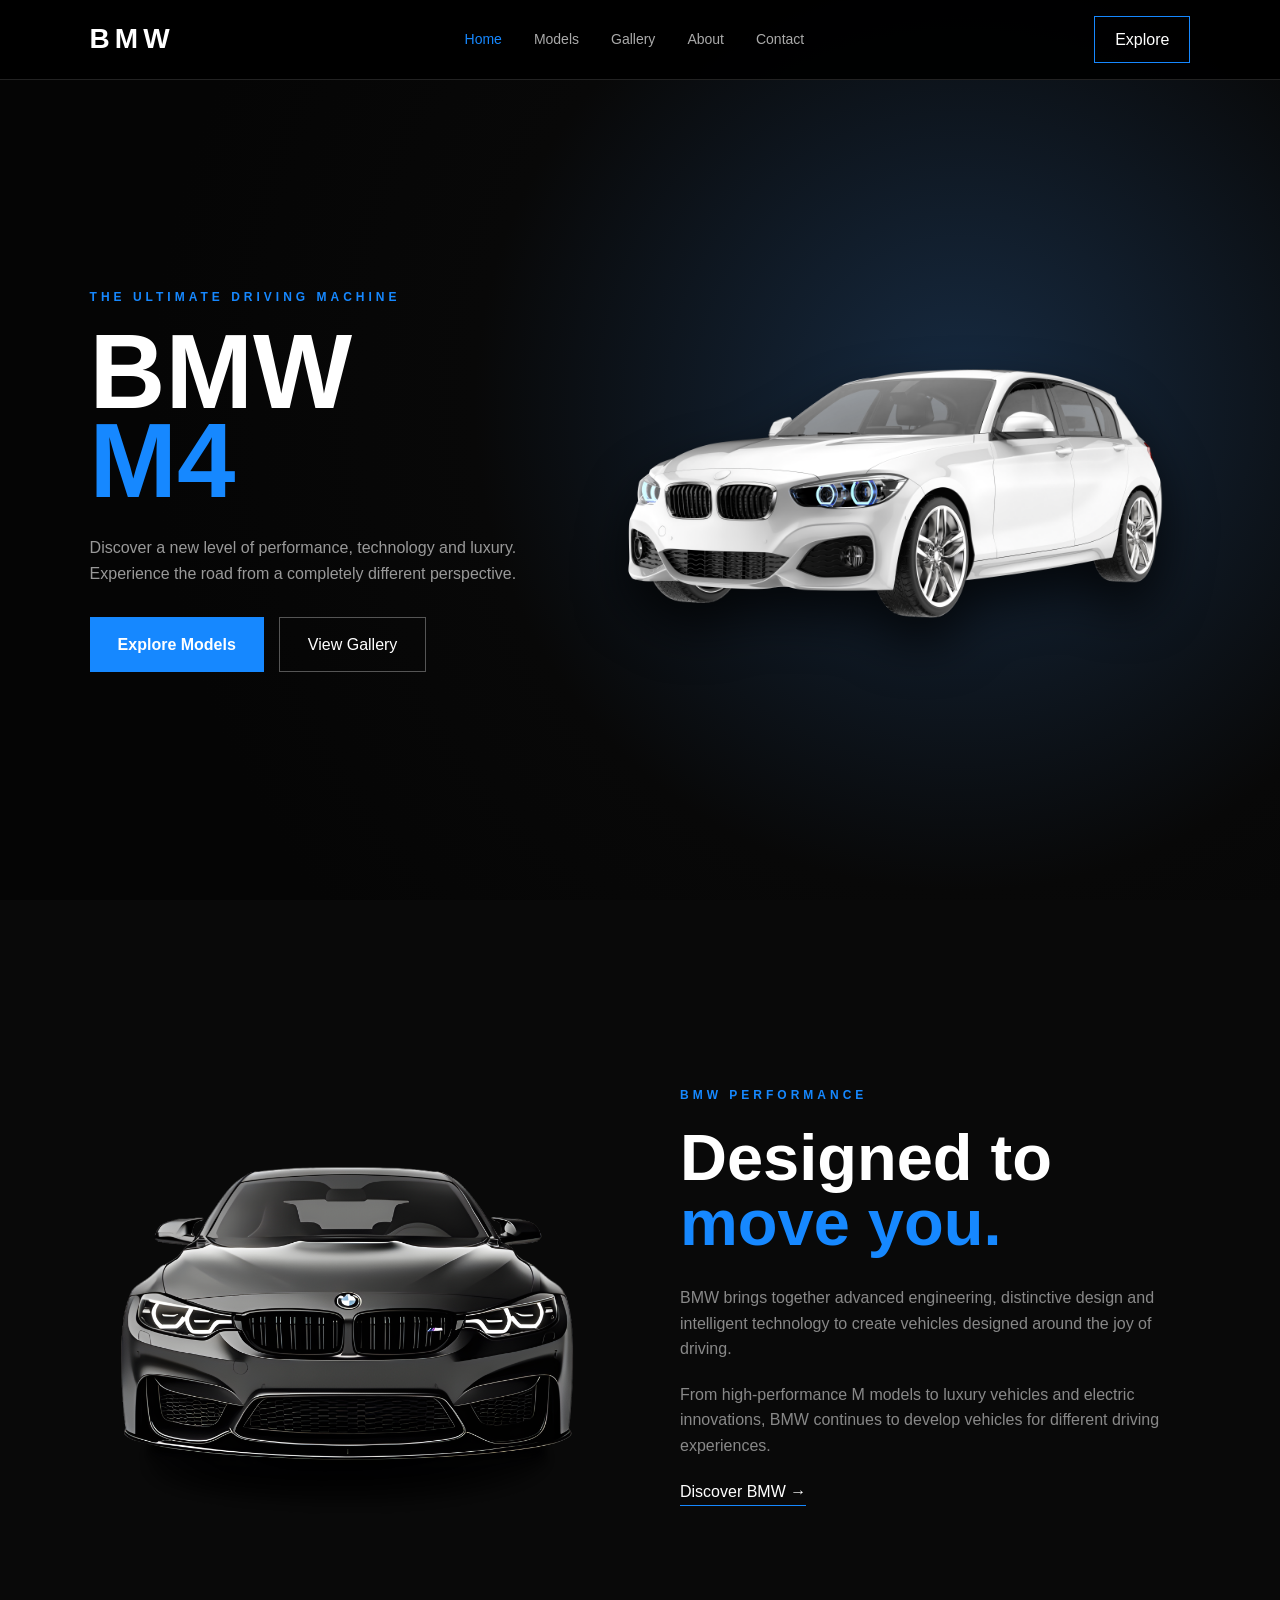
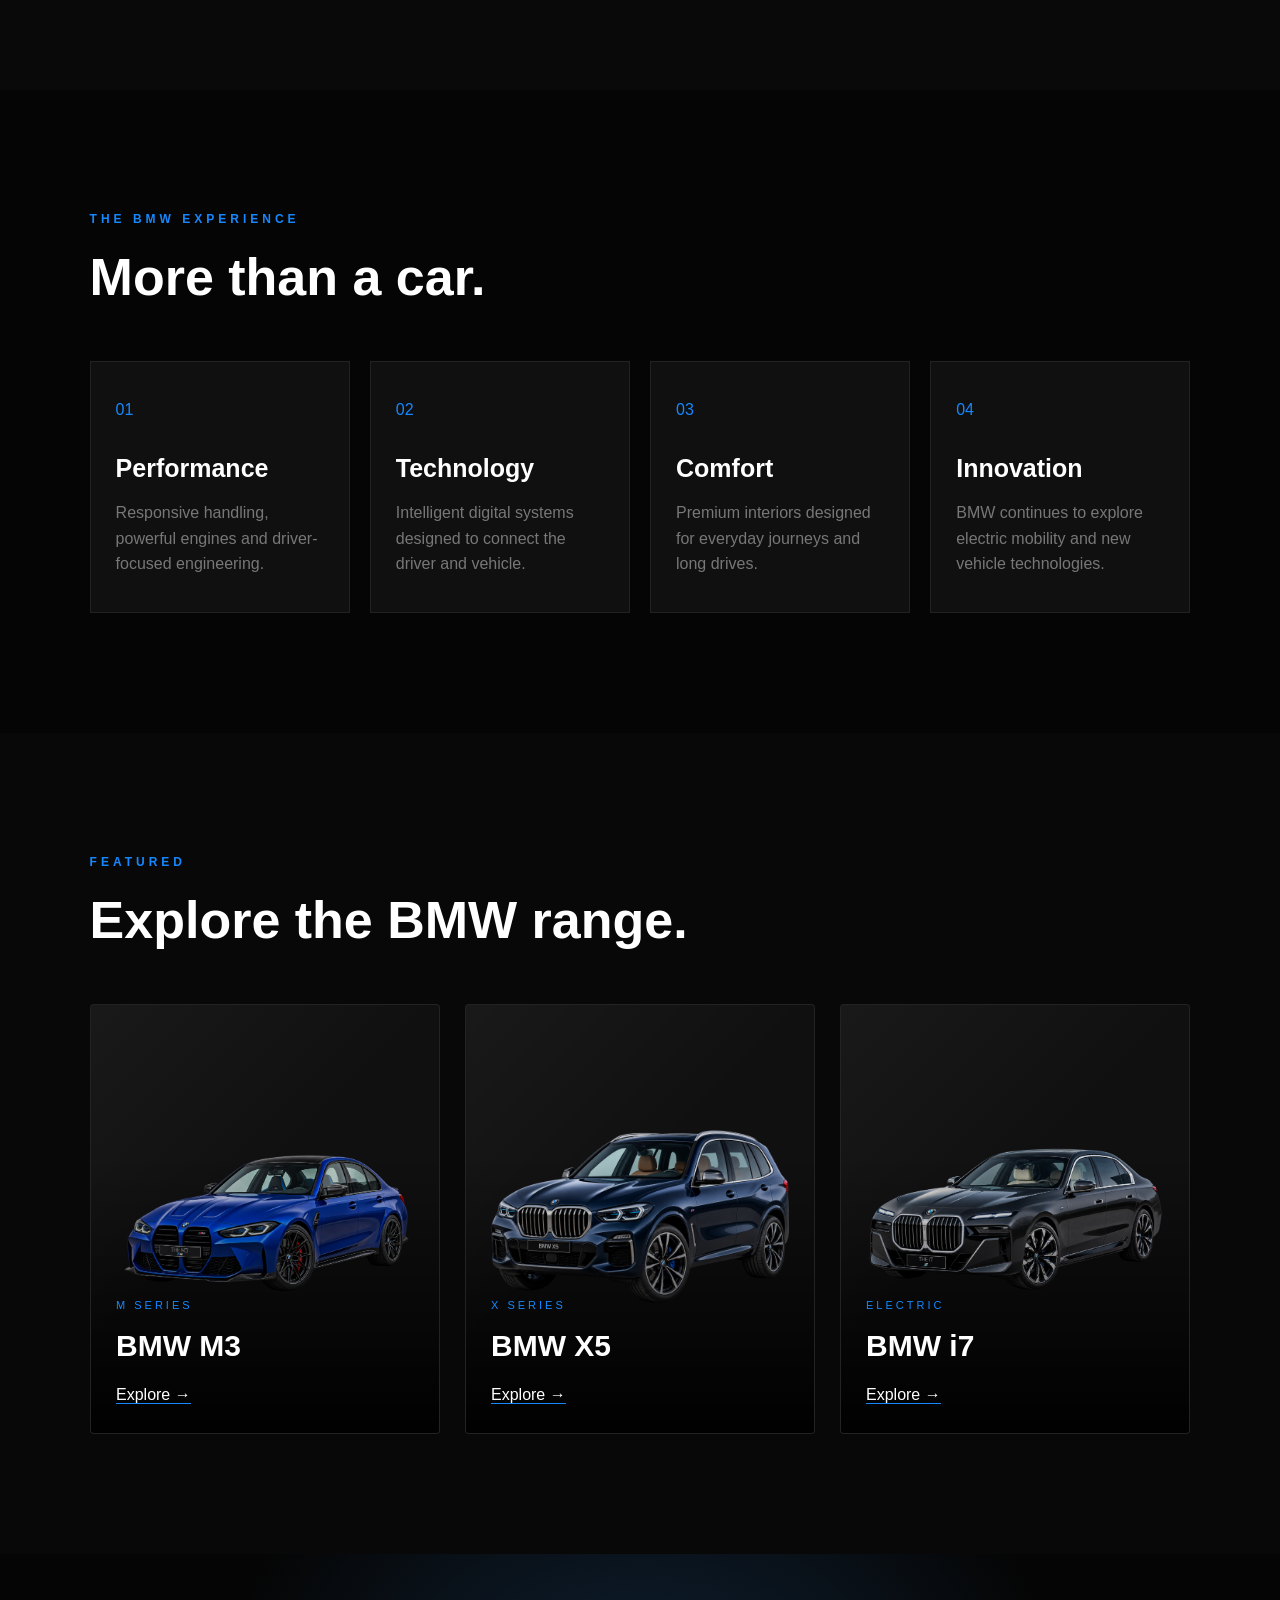
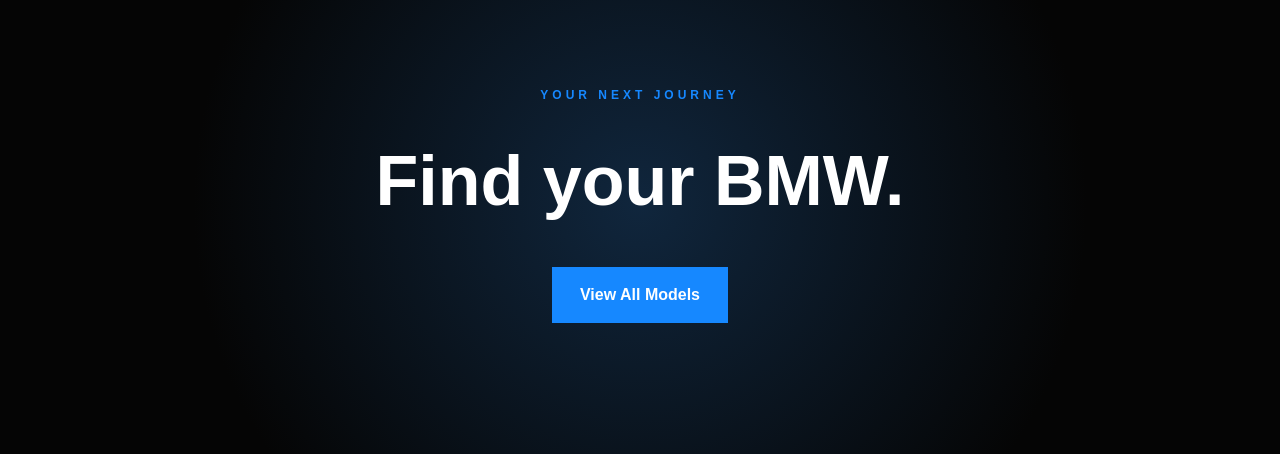
<file: index.html>
<!DOCTYPE html>
<html lang="en">

<head>
    <meta charset="UTF-8">
    <meta name="viewport" content="width=device-width, initial-scale=1.0">

    <title>BMW | Home</title>

    <link rel="stylesheet" href="bmw.css">
</head>

<body>

<!-- NAVBAR -->

<header>

    <a href="index.html" class="logo">
        BMW
    </a>

    <nav>

        <a href="index.html" class="active">Home</a>
        <a href="models.html">Models</a>
        <a href="gallery.html">Gallery</a>
        <a href="about.html">About</a>
        <a href="contact.html">Contact</a>

    </nav>

    <a href="models.html" class="nav-btn">
        Explore
    </a>

</header>


<!-- HERO -->

<section class="home-hero">

    <div class="hero-content">

        <p class="eyebrow">
            THE ULTIMATE DRIVING MACHINE
        </p>

        <h1>
            BMW
            <span>M4</span>
        </h1>

        <p class="hero-text">

            Discover a new level of performance,
            technology and luxury. Experience
            the road from a completely different
            perspective.

        </p>

        <div class="hero-buttons">

            <a href="models.html" class="primary-btn">
                Explore Models
            </a>

            <a href="gallery.html" class="secondary-btn">
                View Gallery
            </a>

        </div>

    </div>


    <div class="hero-image">

        <img
            src="bmw/car1.png"
            alt="BMW performance car">

    </div>

</section>


<!-- INTRODUCTION -->

<section class="intro">

    <div class="intro-image">

        <img
            src="bmw/car2.png"
            alt="BMW M4">

    </div>


    <div class="intro-content">

        <p class="eyebrow">
            BMW PERFORMANCE
        </p>

        <h2>
            Designed to
            <span>move you.</span>
        </h2>

        <p>

            BMW brings together advanced engineering,
            distinctive design and intelligent technology
            to create vehicles designed around the joy
            of driving.

        </p>

        <p>

            From high-performance M models to luxury
            vehicles and electric innovations, BMW
            continues to develop vehicles for different
            driving experiences.

        </p>

        <a href="about.html" class="text-link">
            Discover BMW →
        </a>

    </div>

</section>


<!-- HIGHLIGHTS -->

<section class="highlights">

    <div class="section-heading">

        <p class="eyebrow">
            THE BMW EXPERIENCE
        </p>

        <h2>
            More than a car.
        </h2>

    </div>


    <div class="highlight-grid">

        <div class="highlight">

            <span>01</span>

            <h3>
                Performance
            </h3>

            <p>
                Responsive handling, powerful engines
                and driver-focused engineering.
            </p>

        </div>


        <div class="highlight">

            <span>02</span>

            <h3>
                Technology
            </h3>

            <p>
                Intelligent digital systems designed
                to connect the driver and vehicle.
            </p>

        </div>


        <div class="highlight">

            <span>03</span>

            <h3>
                Comfort
            </h3>

            <p>
                Premium interiors designed for
                everyday journeys and long drives.
            </p>

        </div>


        <div class="highlight">

            <span>04</span>

            <h3>
                Innovation
            </h3>

            <p>
                BMW continues to explore electric
                mobility and new vehicle technologies.
            </p>

        </div>

    </div>

</section>


<!-- FEATURED MODELS -->

<section class="featured">

    <div class="section-heading">

        <p class="eyebrow">
            FEATURED
        </p>

        <h2>
            Explore the BMW range.
        </h2>

    </div>


    <div class="model-preview">


        <article>

            <img
                src="bmw/car3.png"
                alt="BMW M3">

            <div>

                <p>M SERIES</p>

                <h3>BMW M3</h3>

                <a href="models.html">
                    Explore →
                </a>

            </div>

        </article>


        <article>

            <img
                src="bmw/car4.png"
                alt="BMW X5">

            <div>

                <p>X SERIES</p>

                <h3>BMW X5</h3>

                <a href="models.html">
                    Explore →
                </a>

            </div>

        </article>


        <article>

            <img
                src="bmw/car5.png"
                alt="BMW i7">

            <div>

                <p>ELECTRIC</p>

                <h3>BMW i7</h3>

                <a href="models.html">
                    Explore →
                </a>

            </div>

        </article>


    </div>

</section>


<!-- CTA -->

<section class="big-cta">

    <p class="eyebrow">
        YOUR NEXT JOURNEY
    </p>

    <h2>
        Find your BMW.
    </h2>

    <a href="models.html" class="primary-btn">
        View All Models
    </a>

</section>


</body>
</html>
</file>
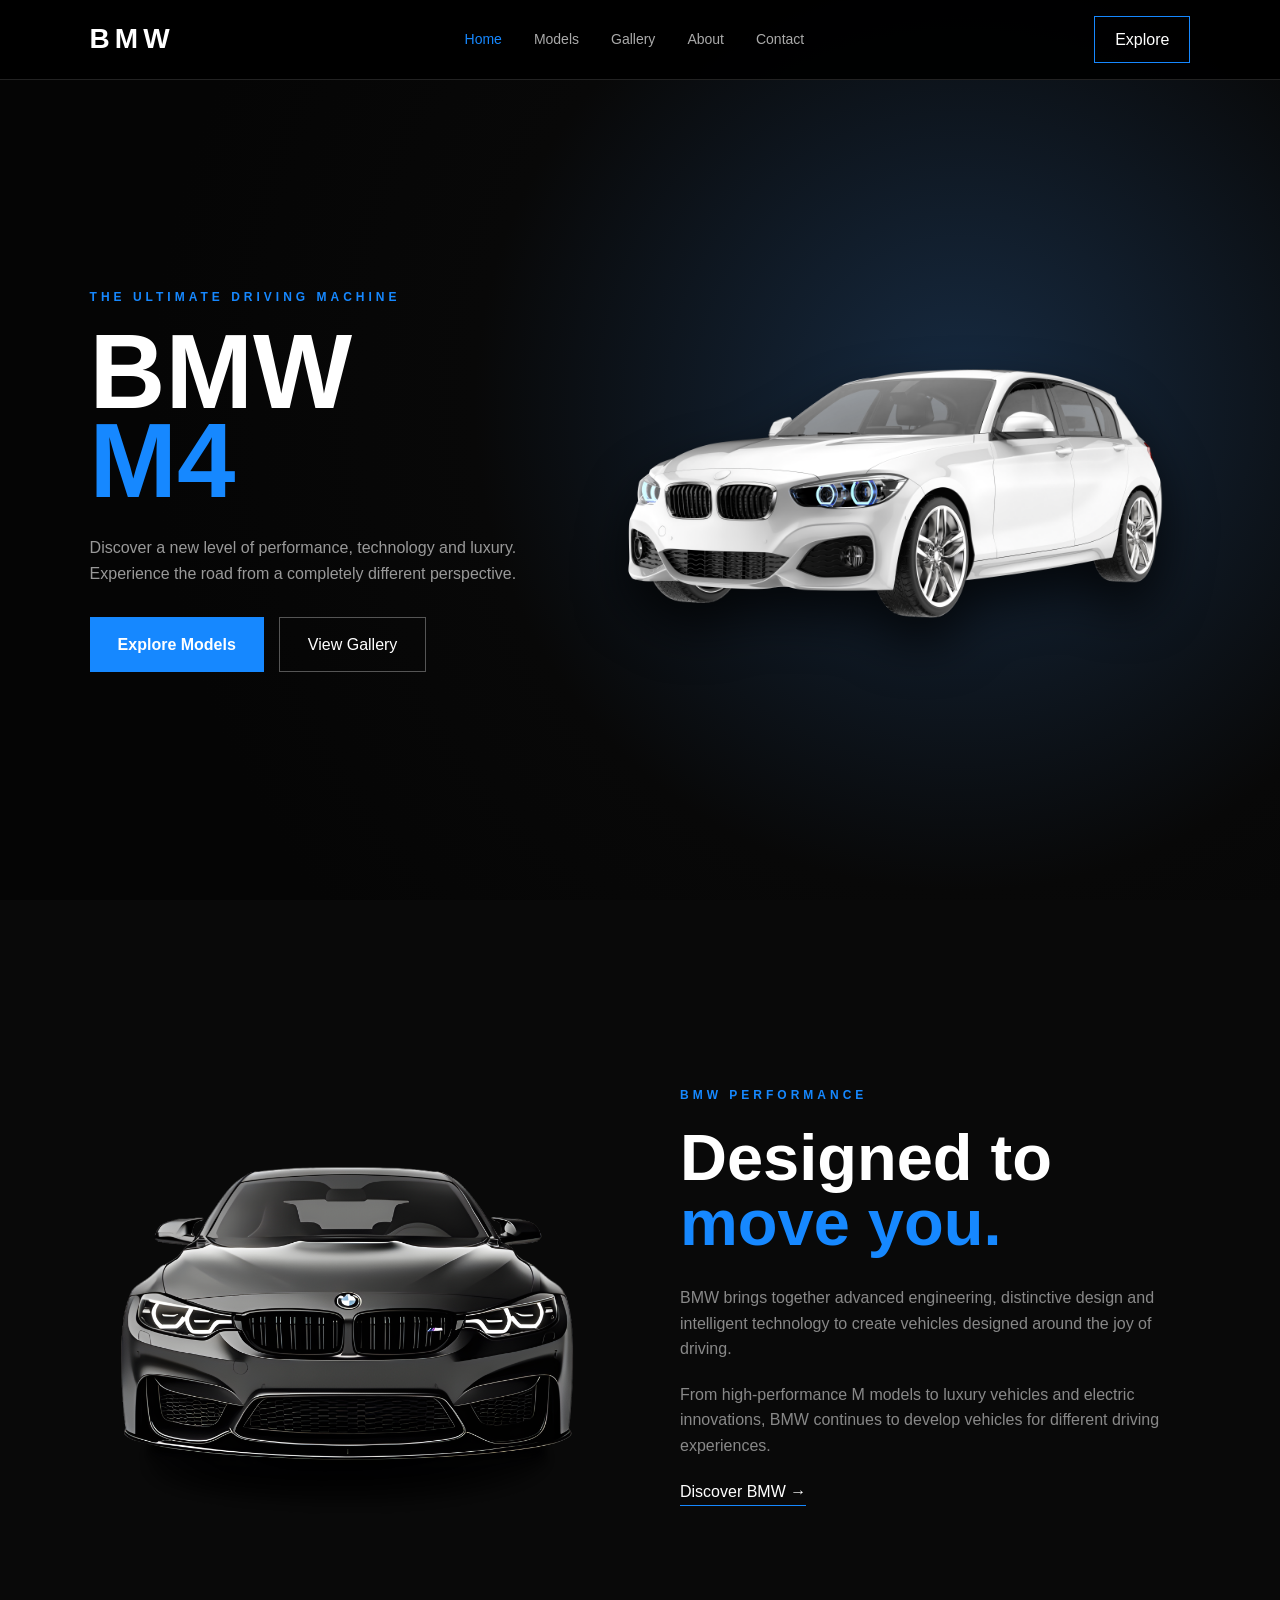
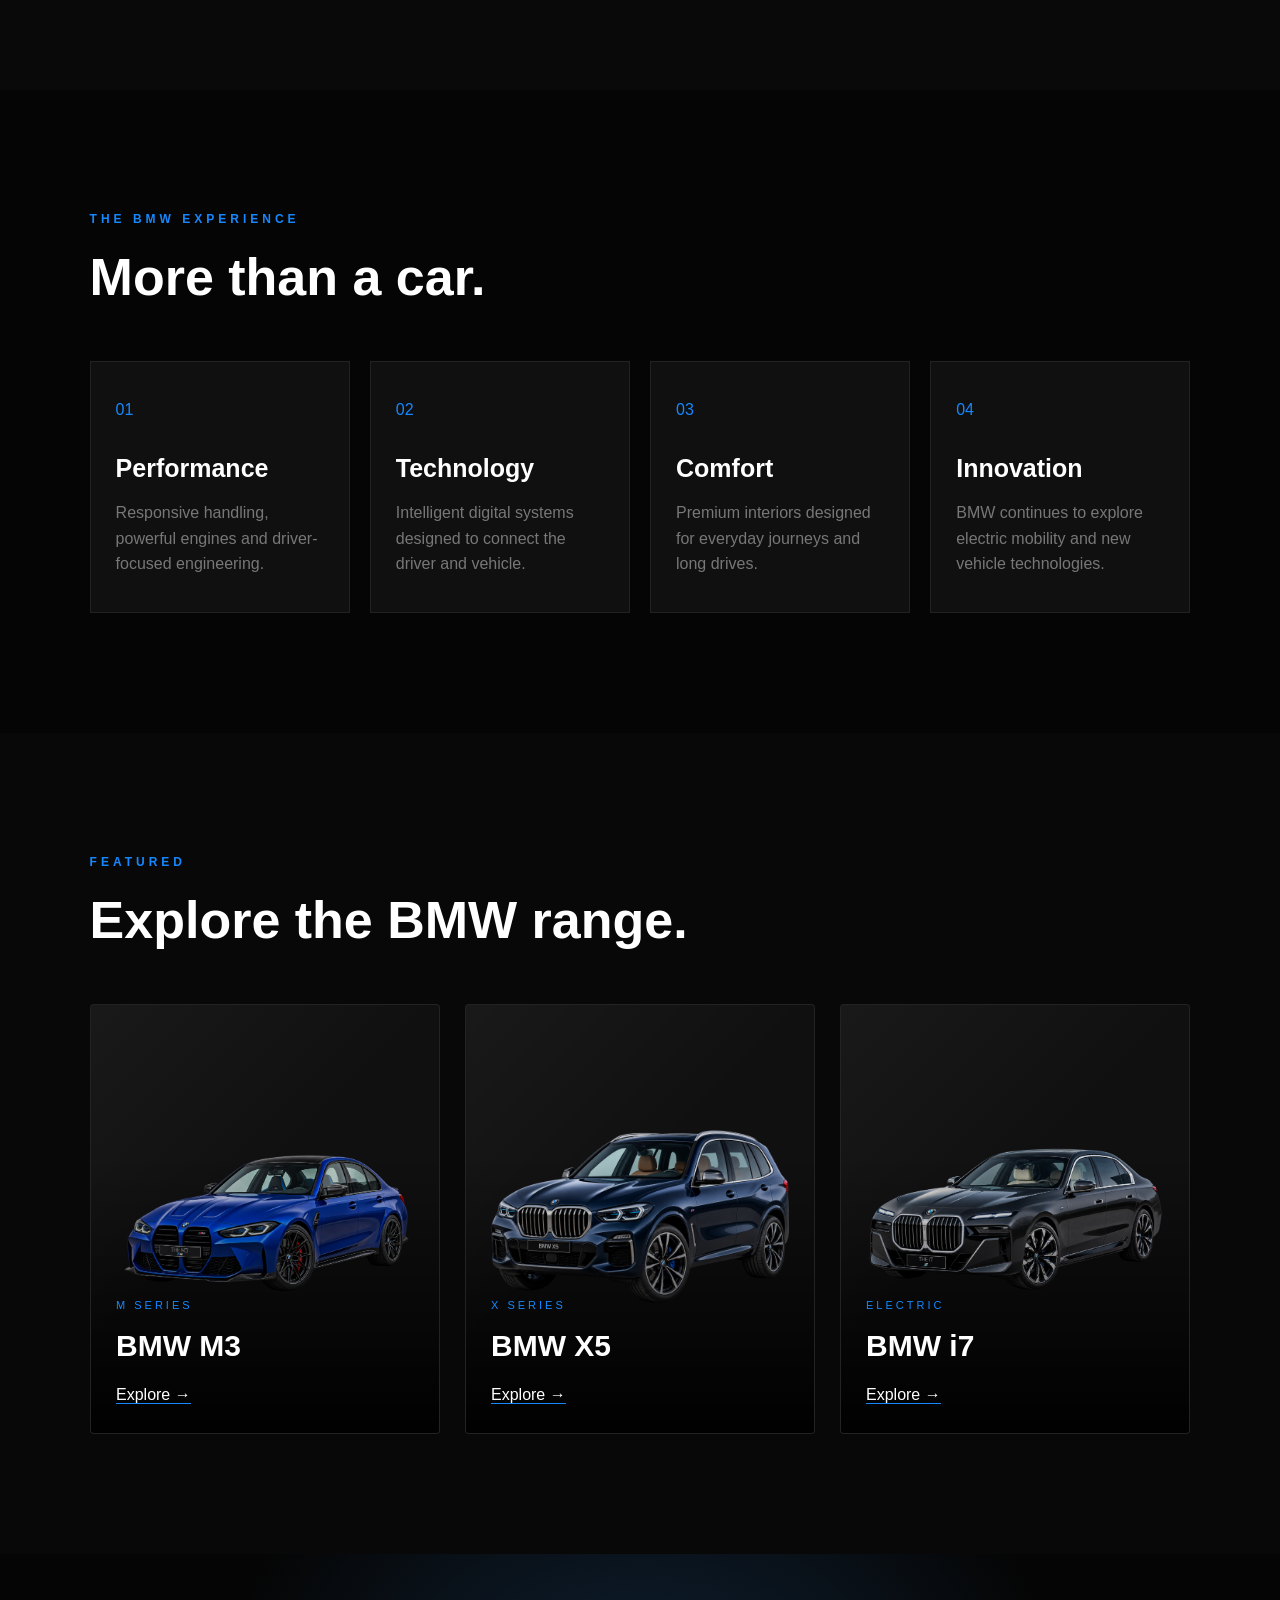
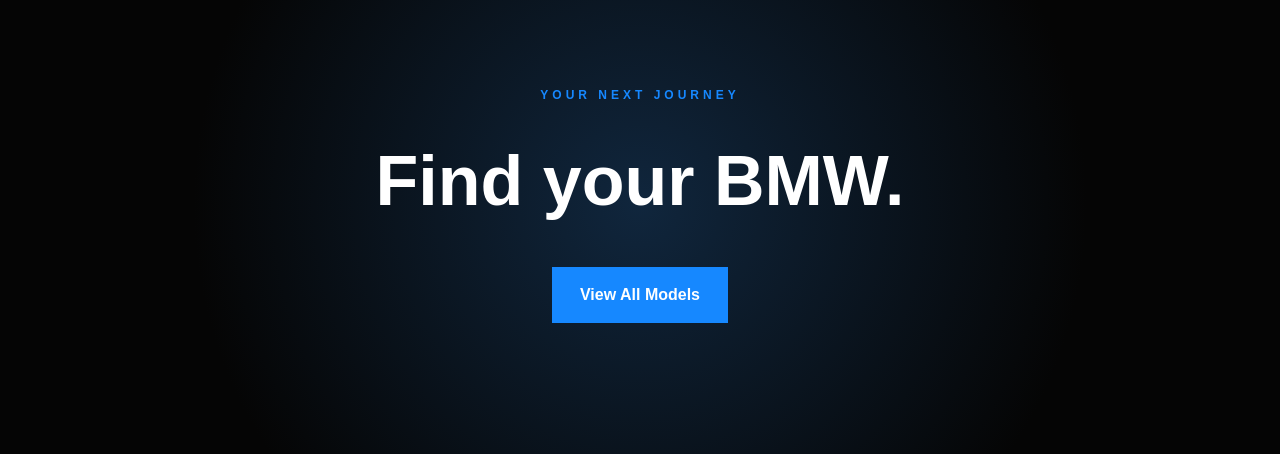
<file: vscode/index.html>
<!DOCTYPE html>
<html lang="en">

<head>
    <meta charset="UTF-8">
    <meta name="viewport" content="width=device-width, initial-scale=1.0">

    <title>BMW | Home</title>

    <link rel="stylesheet" href="bmw.css">
</head>

<body>

<!-- NAVBAR -->

<header>

    <a href="index.html" class="logo">
        BMW
    </a>

    <nav>

        <a href="index.html" class="active">Home</a>
        <a href="models.html">Models</a>
        <a href="gallery.html">Gallery</a>
        <a href="about.html">About</a>
        <a href="contact.html">Contact</a>

    </nav>

    <a href="models.html" class="nav-btn">
        Explore
    </a>

</header>


<!-- HERO -->

<section class="home-hero">

    <div class="hero-content">

        <p class="eyebrow">
            THE ULTIMATE DRIVING MACHINE
        </p>

        <h1>
            BMW
            <span>M4</span>
        </h1>

        <p class="hero-text">

            Discover a new level of performance,
            technology and luxury. Experience
            the road from a completely different
            perspective.

        </p>

        <div class="hero-buttons">

            <a href="models.html" class="primary-btn">
                Explore Models
            </a>

            <a href="gallery.html" class="secondary-btn">
                View Gallery
            </a>

        </div>

    </div>


    <div class="hero-image">

        <img
            src="bmw/car1.png"
            alt="BMW performance car">

    </div>

</section>


<!-- INTRODUCTION -->

<section class="intro">

    <div class="intro-image">

        <img
            src="bmw/car2.png"
            alt="BMW M4">

    </div>


    <div class="intro-content">

        <p class="eyebrow">
            BMW PERFORMANCE
        </p>

        <h2>
            Designed to
            <span>move you.</span>
        </h2>

        <p>

            BMW brings together advanced engineering,
            distinctive design and intelligent technology
            to create vehicles designed around the joy
            of driving.

        </p>

        <p>

            From high-performance M models to luxury
            vehicles and electric innovations, BMW
            continues to develop vehicles for different
            driving experiences.

        </p>

        <a href="about.html" class="text-link">
            Discover BMW →
        </a>

    </div>

</section>


<!-- HIGHLIGHTS -->

<section class="highlights">

    <div class="section-heading">

        <p class="eyebrow">
            THE BMW EXPERIENCE
        </p>

        <h2>
            More than a car.
        </h2>

    </div>


    <div class="highlight-grid">

        <div class="highlight">

            <span>01</span>

            <h3>
                Performance
            </h3>

            <p>
                Responsive handling, powerful engines
                and driver-focused engineering.
            </p>

        </div>


        <div class="highlight">

            <span>02</span>

            <h3>
                Technology
            </h3>

            <p>
                Intelligent digital systems designed
                to connect the driver and vehicle.
            </p>

        </div>


        <div class="highlight">

            <span>03</span>

            <h3>
                Comfort
            </h3>

            <p>
                Premium interiors designed for
                everyday journeys and long drives.
            </p>

        </div>


        <div class="highlight">

            <span>04</span>

            <h3>
                Innovation
            </h3>

            <p>
                BMW continues to explore electric
                mobility and new vehicle technologies.
            </p>

        </div>

    </div>

</section>


<!-- FEATURED MODELS -->

<section class="featured">

    <div class="section-heading">

        <p class="eyebrow">
            FEATURED
        </p>

        <h2>
            Explore the BMW range.
        </h2>

    </div>


    <div class="model-preview">


        <article>

            <img
                src="bmw/car3.png"
                alt="BMW M3">

            <div>

                <p>M SERIES</p>

                <h3>BMW M3</h3>

                <a href="models.html">
                    Explore →
                </a>

            </div>

        </article>


        <article>

            <img
                src="bmw/car4.png"
                alt="BMW X5">

            <div>

                <p>X SERIES</p>

                <h3>BMW X5</h3>

                <a href="models.html">
                    Explore →
                </a>

            </div>

        </article>


        <article>

            <img
                src="bmw/car5.png"
                alt="BMW i7">

            <div>

                <p>ELECTRIC</p>

                <h3>BMW i7</h3>

                <a href="models.html">
                    Explore →
                </a>

            </div>

        </article>


    </div>

</section>


<!-- CTA -->

<section class="big-cta">

    <p class="eyebrow">
        YOUR NEXT JOURNEY
    </p>

    <h2>
        Find your BMW.
    </h2>

    <a href="models.html" class="primary-btn">
        View All Models
    </a>

</section>


</body>
</html>
</file>
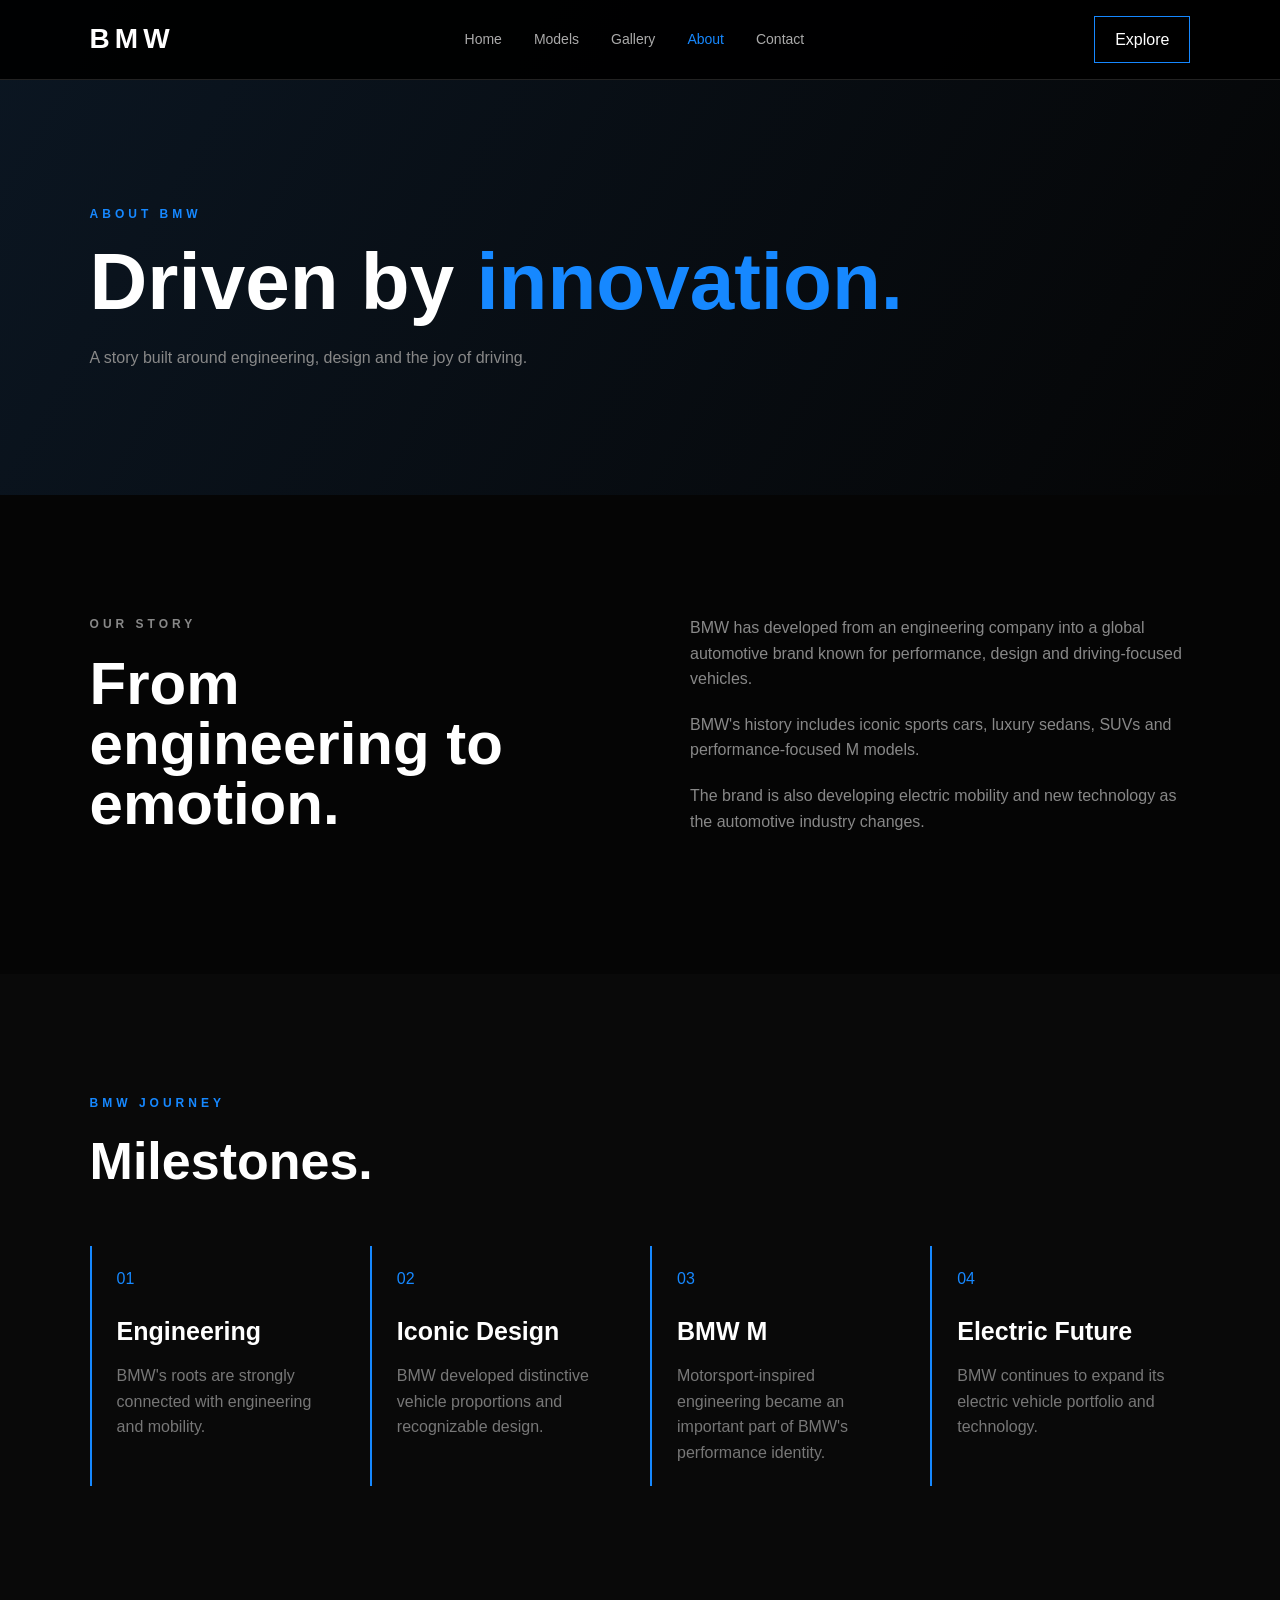
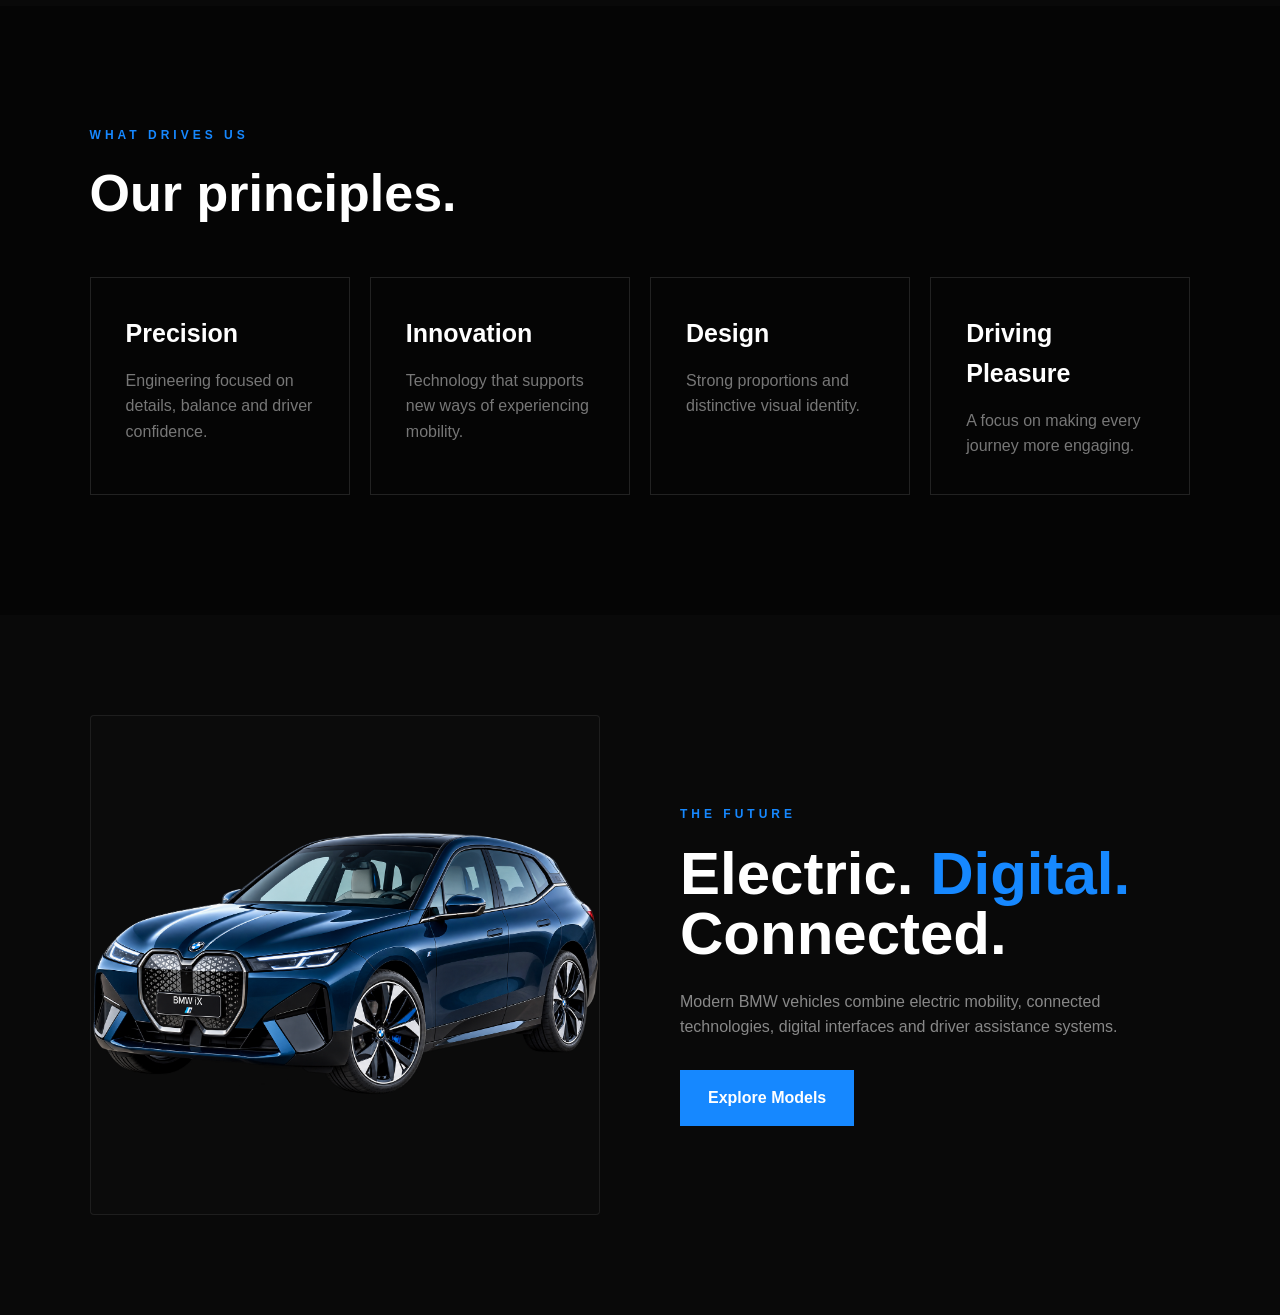
<file: about.html>
<!DOCTYPE html>
<html lang="en">

<head>

    <meta charset="UTF-8">

    <meta name="viewport"
          content="width=device-width, initial-scale=1.0">

    <title>BMW | About</title>

    <link rel="stylesheet" href="bmw.css">

</head>

<body>


<header>

    <a href="index.html" class="logo">
        BMW
    </a>

    <nav>

        <a href="index.html">Home</a>

        <a href="models.html">Models</a>

        <a href="gallery.html">Gallery</a>

        <a href="about.html" class="active">
            About
        </a>

        <a href="contact.html">Contact</a>

    </nav>

    <a href="models.html" class="nav-btn">
        Explore
    </a>

</header>


<section class="page-hero">

    <p class="eyebrow">
        ABOUT BMW
    </p>

    <h1>
        Driven by
        <span>innovation.</span>
    </h1>

    <p>
        A story built around engineering,
        design and the joy of driving.
    </p>

</section>


<!-- HISTORY -->

<section class="about-history">

    <div>

        <p class="eyebrow">
            OUR STORY
        </p>

        <h2>
            From engineering
            to emotion.
        </h2>

    </div>


    <div>

        <p>

            BMW has developed from an engineering
            company into a global automotive brand
            known for performance, design and
            driving-focused vehicles.

        </p>

        <p>

            BMW's history includes iconic sports cars,
            luxury sedans, SUVs and performance-focused
            M models.

        </p>

        <p>

            The brand is also developing electric
            mobility and new technology as the
            automotive industry changes.

        </p>

    </div>

</section>


<!-- TIMELINE -->

<section class="timeline">

    <div class="section-heading">

        <p class="eyebrow">
            BMW JOURNEY
        </p>

        <h2>
            Milestones.
        </h2>

    </div>


    <div class="timeline-grid">

        <div>

            <span>
                01
            </span>

            <h3>
                Engineering
            </h3>

            <p>
                BMW's roots are strongly connected
                with engineering and mobility.
            </p>

        </div>


        <div>

            <span>
                02
            </span>

            <h3>
                Iconic Design
            </h3>

            <p>
                BMW developed distinctive vehicle
                proportions and recognizable design.
            </p>

        </div>


        <div>

            <span>
                03
            </span>

            <h3>
                BMW M
            </h3>

            <p>
                Motorsport-inspired engineering
                became an important part of BMW's
                performance identity.
            </p>

        </div>


        <div>

            <span>
                04
            </span>

            <h3>
                Electric Future
            </h3>

            <p>
                BMW continues to expand its electric
                vehicle portfolio and technology.
            </p>

        </div>

    </div>

</section>


<!-- VALUES -->

<section class="values">

    <div class="section-heading">

        <p class="eyebrow">
            WHAT DRIVES US
        </p>

        <h2>
            Our principles.
        </h2>

    </div>


    <div class="value-grid">

        <div>

            <h3>
                Precision
            </h3>

            <p>
                Engineering focused on details,
                balance and driver confidence.
            </p>

        </div>


        <div>

            <h3>
                Innovation
            </h3>

            <p>
                Technology that supports new
                ways of experiencing mobility.
            </p>

        </div>


        <div>

            <h3>
                Design
            </h3>

            <p>
                Strong proportions and distinctive
                visual identity.
            </p>

        </div>


        <div>

            <h3>
                Driving Pleasure
            </h3>

            <p>
                A focus on making every journey
                more engaging.
            </p>

        </div>

    </div>

</section>


<!-- TECHNOLOGY -->

<section class="technology">

    <div class="technology-image">

        <img
            src="bmw/car11.png"
            alt="BMW electric vehicle">

    </div>


    <div class="technology-content">

        <p class="eyebrow">
            THE FUTURE
        </p>

        <h2>
            Electric.
            <span>Digital.</span>
            Connected.
        </h2>

        <p>

            Modern BMW vehicles combine electric
            mobility, connected technologies,
            digital interfaces and driver assistance
            systems.

        </p>

        <a href="models.html" class="primary-btn">
            Explore Models
        </a>

    </div>

</section>




</body>
</html>
</file>
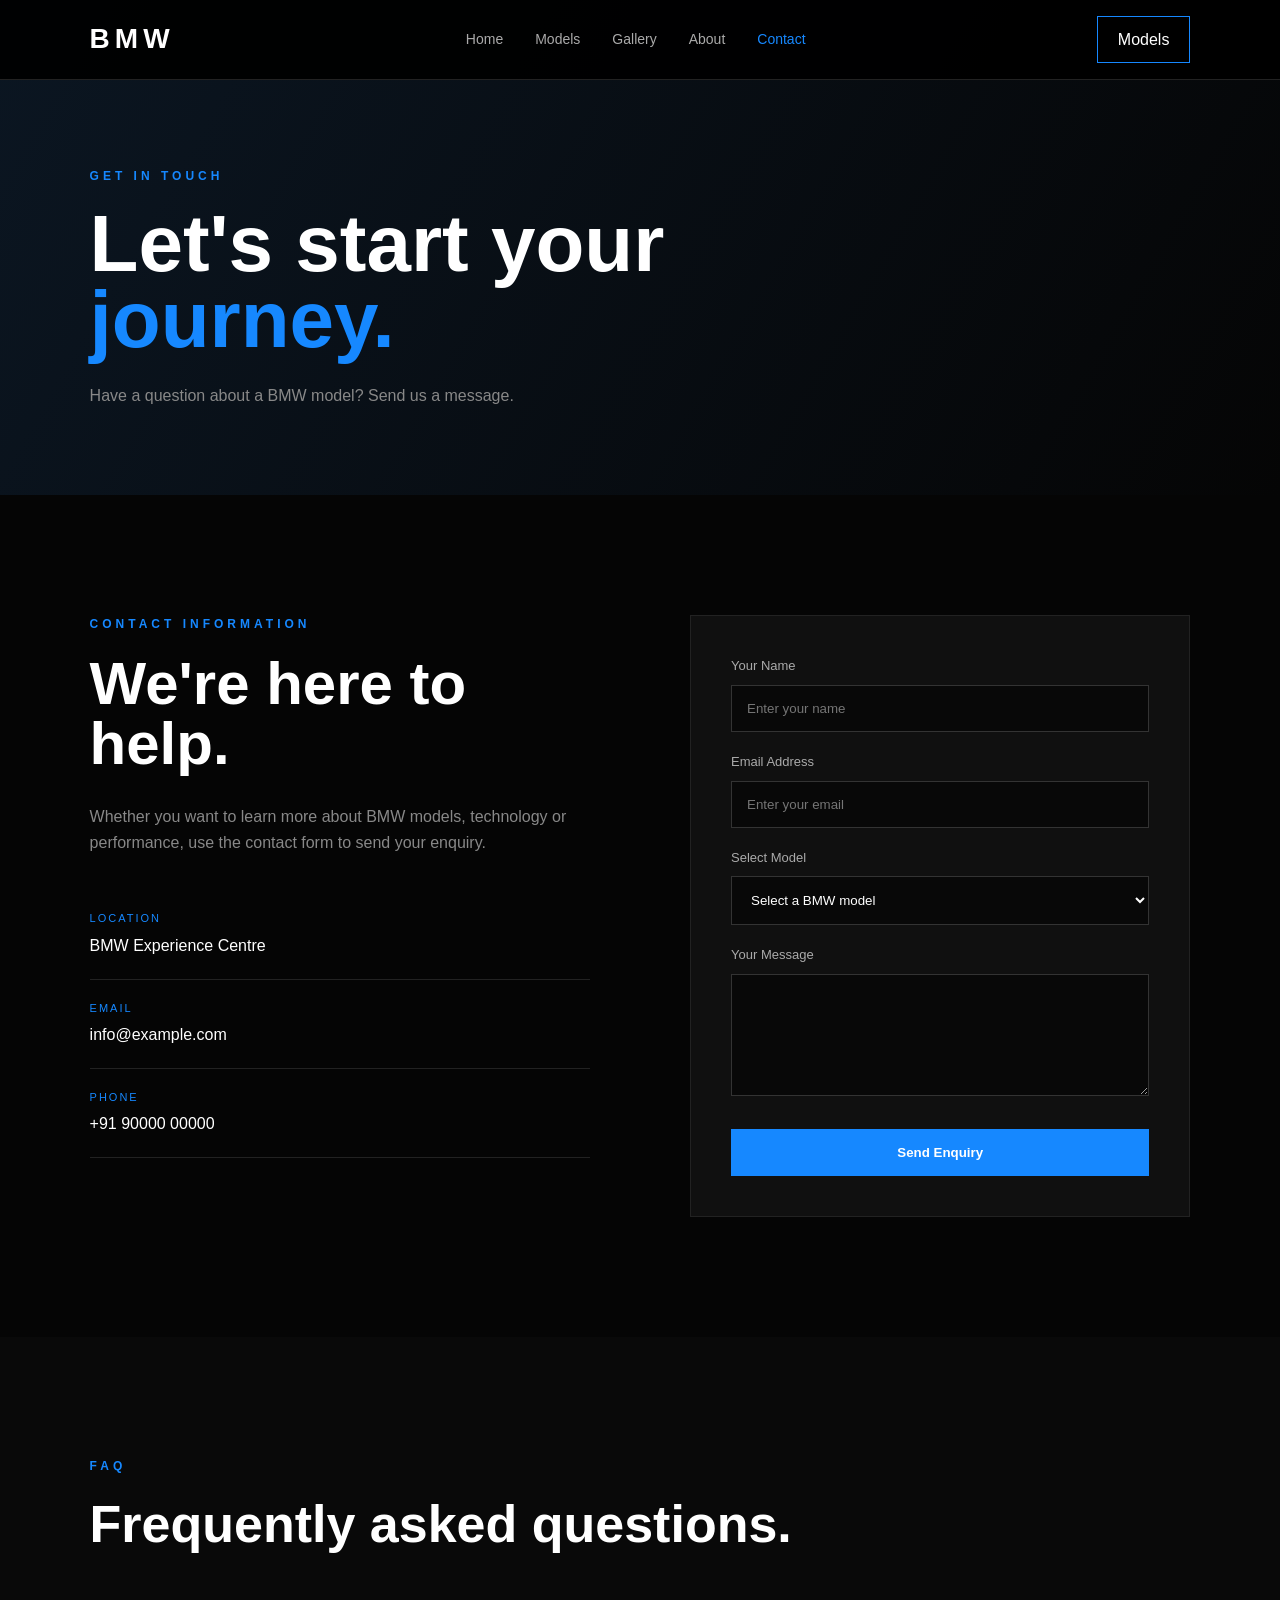
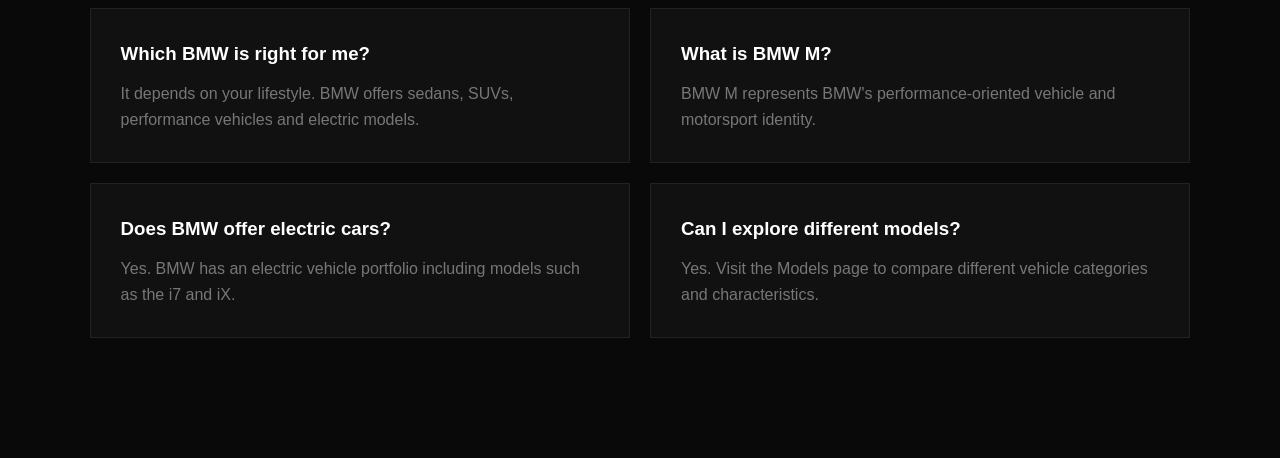
<file: contact.html>
<!DOCTYPE html>
<html lang="en">

<head>

    <meta charset="UTF-8">

    <meta name="viewport"
          content="width=device-width, initial-scale=1.0">

    <title>BMW | Contact</title>

    <link rel="stylesheet" href="bmw.css">

</head>

<body>


<header>

    <a href="index.html" class="logo">
        BMW
    </a>

    <nav>

        <a href="index.html">Home</a>

        <a href="models.html">Models</a>

        <a href="gallery.html">Gallery</a>

        <a href="about.html">About</a>

        <a href="contact.html" class="active">
            Contact
        </a>

    </nav>

    <a href="models.html" class="nav-btn">
        Models
    </a>

</header>


<section class="page-hero">

    <p class="eyebrow">
        GET IN TOUCH
    </p>

    <h1>
        Let's start your
        <span>journey.</span>
    </h1>

    <p>
        Have a question about a BMW model?
        Send us a message.
    </p>

</section>


<!-- CONTACT AREA -->

<section class="contact-section">


    <div class="contact-info">

        <p class="eyebrow">
            CONTACT INFORMATION
        </p>

        <h2>
            We're here
            to help.
        </h2>

        <p>

            Whether you want to learn more about
            BMW models, technology or performance,
            use the contact form to send your
            enquiry.

        </p>


        <div class="contact-detail">

            <span>
                LOCATION
            </span>

            <strong>
                BMW Experience Centre
            </strong>

        </div>


        <div class="contact-detail">

            <span>
                EMAIL
            </span>

            <strong>
                info@example.com
            </strong>

        </div>


        <div class="contact-detail">

            <span>
                PHONE
            </span>

            <strong>
                +91 90000 00000
            </strong>

        </div>

    </div>


    <!-- FORM -->

    <form class="contact-form">


        <label>
            Your Name
        </label>

        <input
            type="text"
            placeholder="Enter your name">


        <label>
            Email Address
        </label>

        <input
            type="email"
            placeholder="Enter your email">


        <label>
            Select Model
        </label>

        <select>

            <option>
                Select a BMW model
            </option>

            <option>
                BMW M4
            </option>

            <option>
                BMW M3
            </option>

            <option>
                BMW X5
            </option>

            <option>
                BMW i7
            </option>

            <option>
                BMW 7 Series
            </option>

        </select>


        <label>
            Your Message
        </label>

        <textarea
            rows="6"
            placeholder="Write your message">
        </textarea>


        <button type="submit">
            Send Enquiry
        </button>

    </form>

</section>


<!-- FAQ -->

<section class="faq">

    <div class="section-heading">

        <p class="eyebrow">
            FAQ
        </p>

        <h2>
            Frequently asked questions.
        </h2>

    </div>


    <div class="faq-grid">

        <div>

            <h3>
                Which BMW is right for me?
            </h3>

            <p>

                It depends on your lifestyle.
                BMW offers sedans, SUVs, performance
                vehicles and electric models.

            </p>

        </div>


        <div>

            <h3>
                What is BMW M?
            </h3>

            <p>

                BMW M represents BMW's
                performance-oriented vehicle
                and motorsport identity.

            </p>

        </div>


        <div>

            <h3>
                Does BMW offer electric cars?
            </h3>

            <p>

                Yes. BMW has an electric vehicle
                portfolio including models such
                as the i7 and iX.

            </p>

        </div>


        <div>

            <h3>
                Can I explore different models?
            </h3>

            <p>

                Yes. Visit the Models page to
                compare different vehicle categories
                and characteristics.

            </p>

        </div>

    </div>

</section>




</body>
</html>
</file>
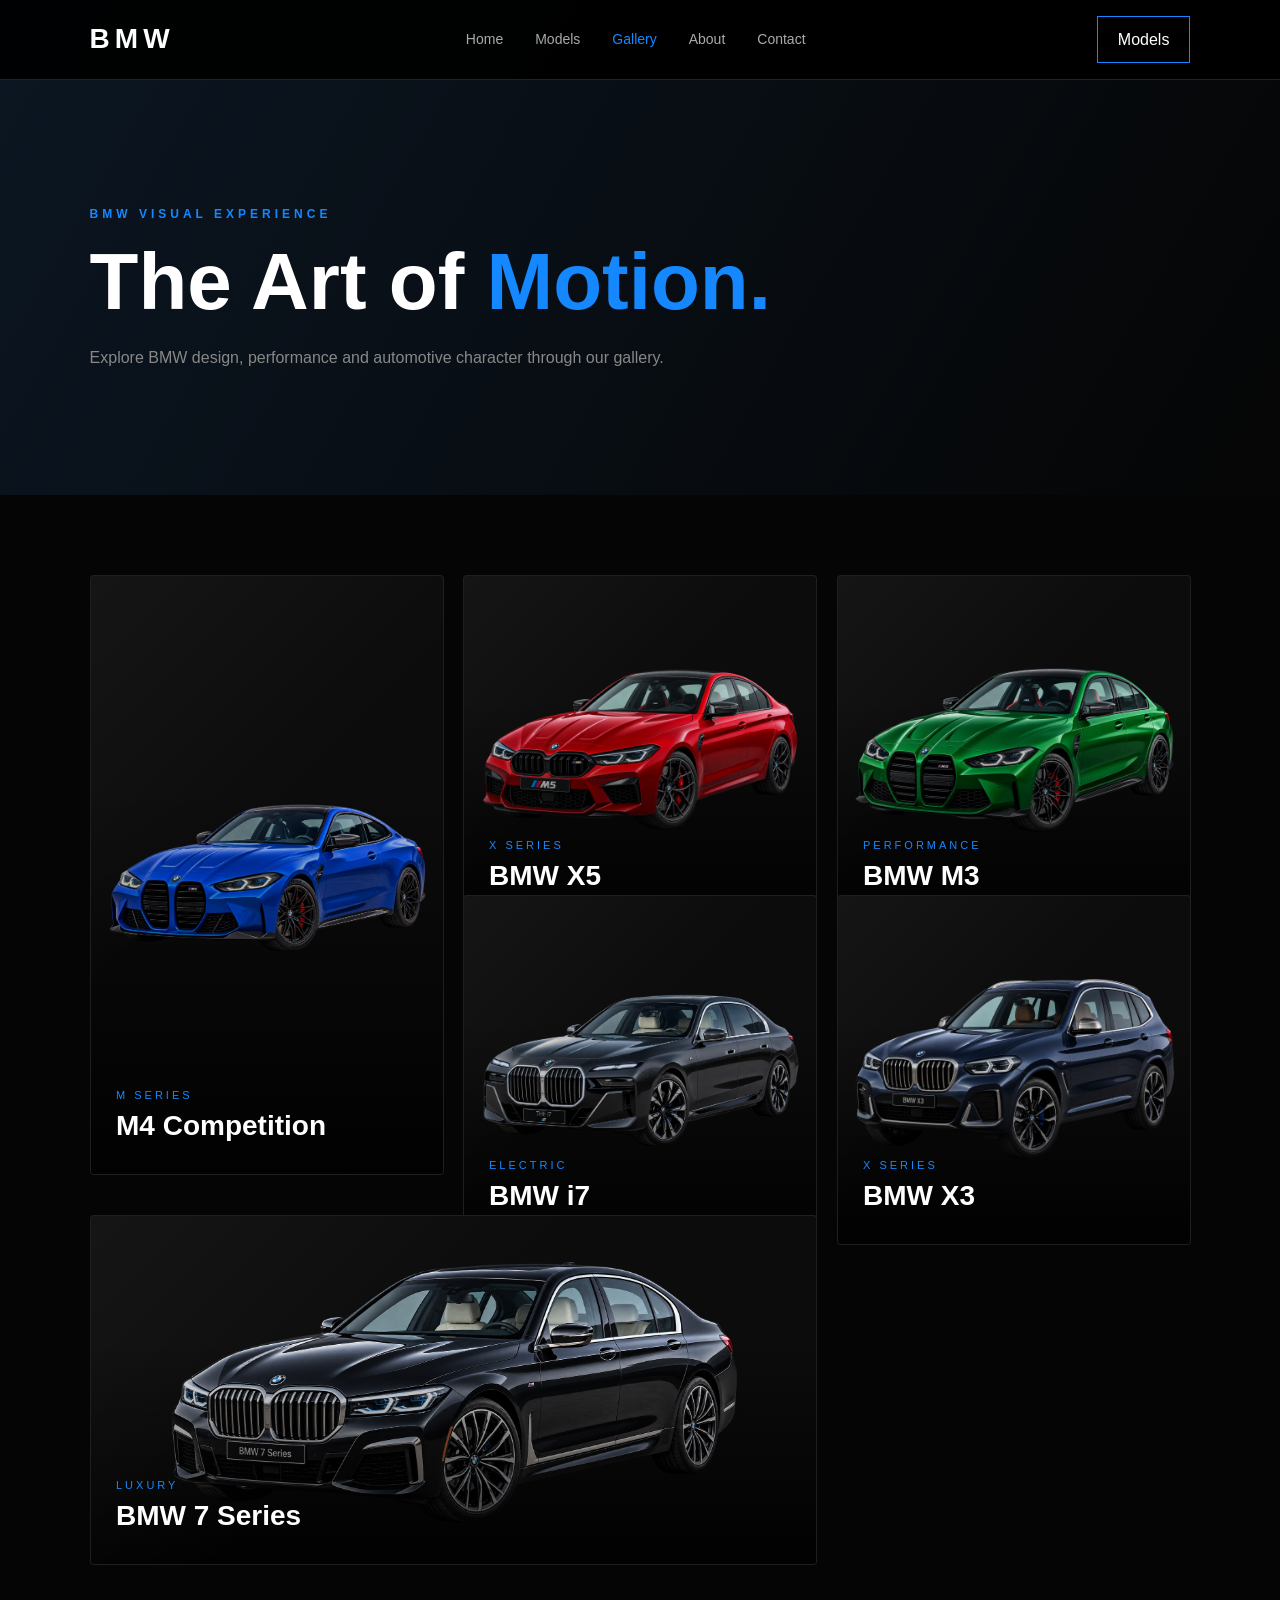
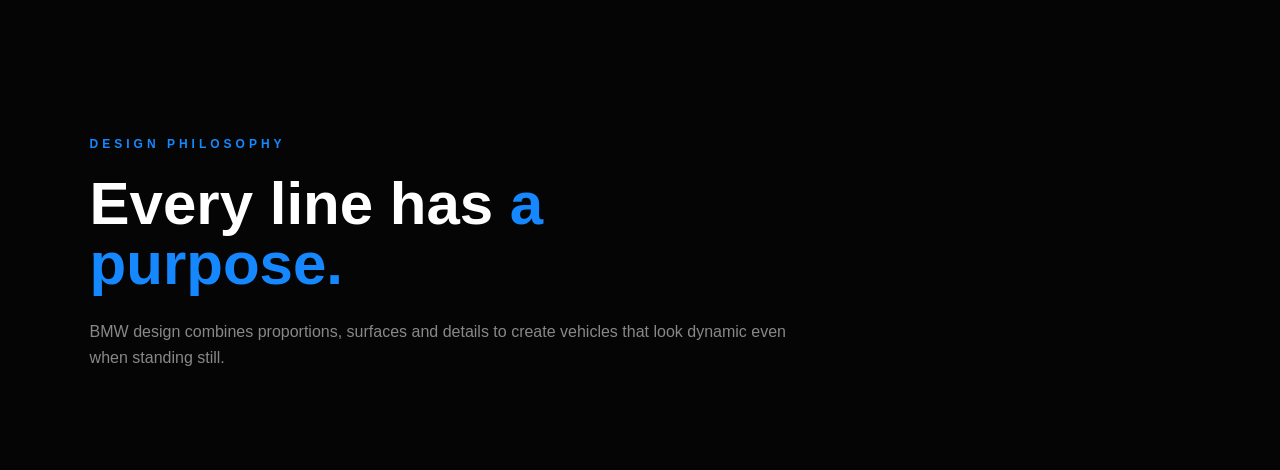
<file: gallery.html>
<!DOCTYPE html>
<html lang="en">

<head>

    <meta charset="UTF-8">

    <meta name="viewport"
          content="width=device-width, initial-scale=1.0">

    <title>BMW | Gallery</title>

    <link rel="stylesheet" href="bmw.css">

</head>

<body>


<header>

    <a href="index.html" class="logo">
        BMW
    </a>

    <nav>

        <a href="index.html">Home</a>

        <a href="models.html">Models</a>

        <a href="gallery.html" class="active">
            Gallery
        </a>

        <a href="about.html">About</a>

        <a href="contact.html">Contact</a>

    </nav>

    <a href="models.html" class="nav-btn">
        Models
    </a>

</header>


<section class="page-hero">

    <p class="eyebrow">
        BMW VISUAL EXPERIENCE
    </p>

    <h1>
        The Art of
        <span>Motion.</span>
    </h1>

    <p>
        Explore BMW design, performance and
        automotive character through our gallery.
    </p>

</section>


<section class="full-gallery">

    <div class="gallery-item large">

        <img
            src="bmw/car6.png"
            alt="BMW M4">

        <div>
            <p>M SERIES</p>
            <h3>M4 Competition</h3>
        </div>

    </div>


    <div class="gallery-item">

        <img
            src="bmw/car7.png"
            alt="BMW X5">

        <div>
            <p>X SERIES</p>
            <h3>BMW X5</h3>
        </div>

    </div>


    <div class="gallery-item">

        <img
            src="bmw/car8.png"
            alt="BMW M3">

        <div>
            <p>PERFORMANCE</p>
            <h3>BMW M3</h3>
        </div>

    </div>


    <div class="gallery-item">

        <img
            src="bmw/car5.png"
            alt="BMW i7">

        <div>
            <p>ELECTRIC</p>
            <h3>BMW i7</h3>
        </div>

    </div>


    <div class="gallery-item">

        <img
            src="bmw/car9.png"
            alt="BMW X3">

        <div>
            <p>X SERIES</p>
            <h3>BMW X3</h3>
        </div>

    </div>


    <div class="gallery-item wide">

        <img
            src="bmw/car10.png"
            alt="BMW 7 Series">

        <div>
            <p>LUXURY</p>
            <h3>BMW 7 Series</h3>
        </div>

    </div>

</section>


<section class="gallery-text">

    <p class="eyebrow">
        DESIGN PHILOSOPHY
    </p>

    <h2>
        Every line has
        <span>a purpose.</span>
    </h2>

    <p>

        BMW design combines proportions,
        surfaces and details to create vehicles
        that look dynamic even when standing still.

    </p>

</section>




</body>
</html>
</file>
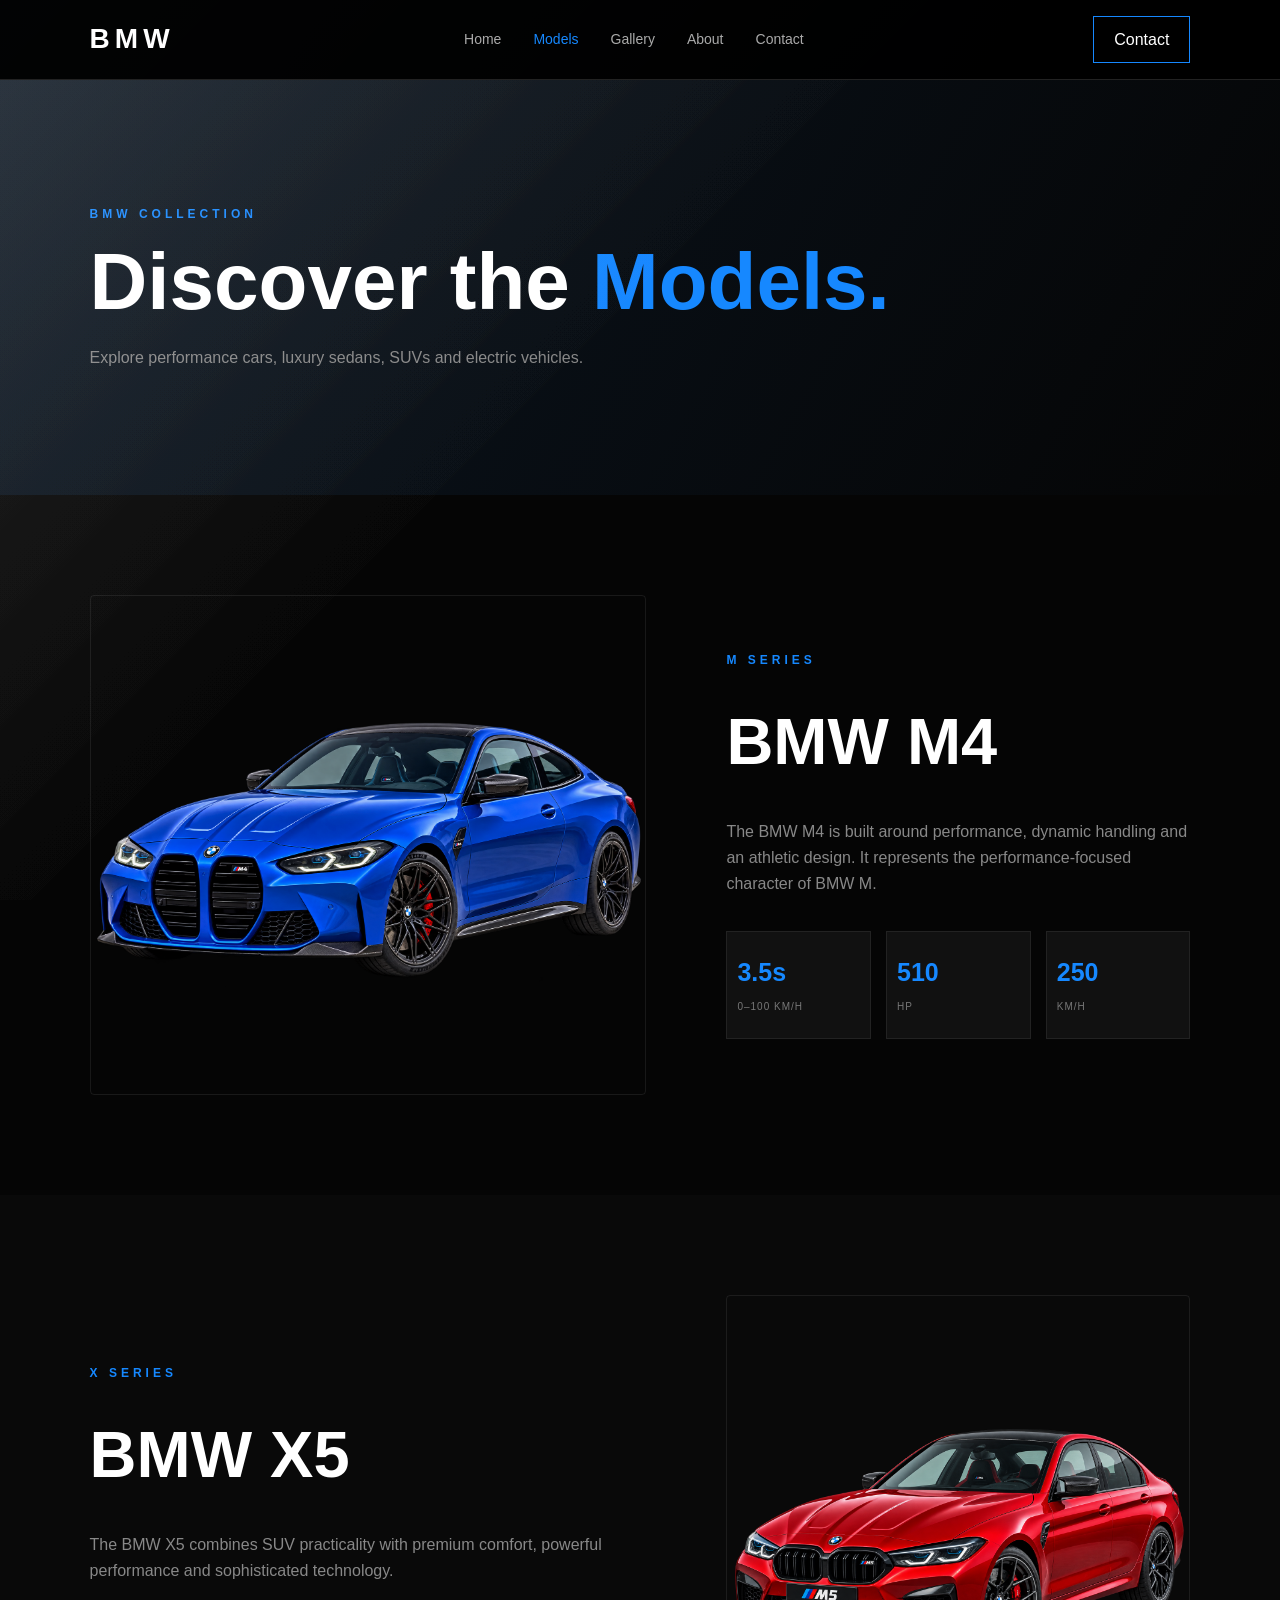
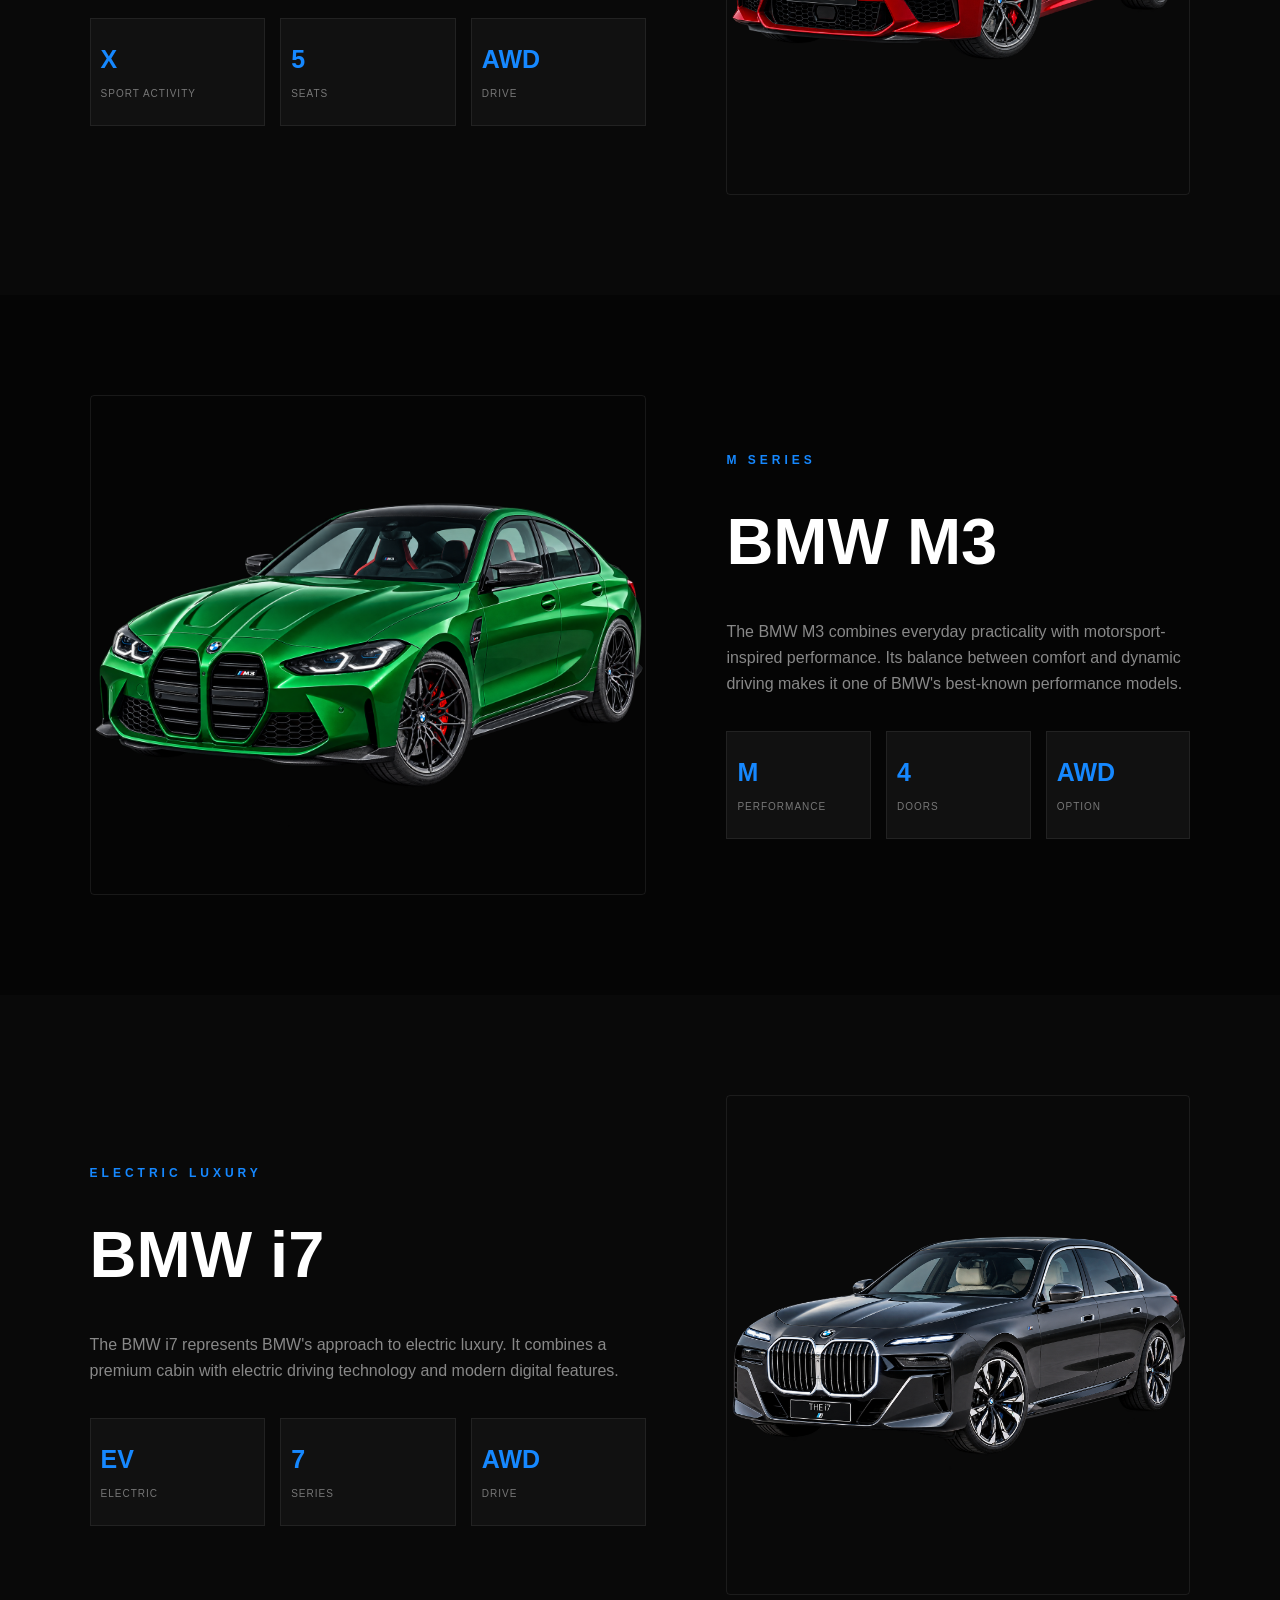
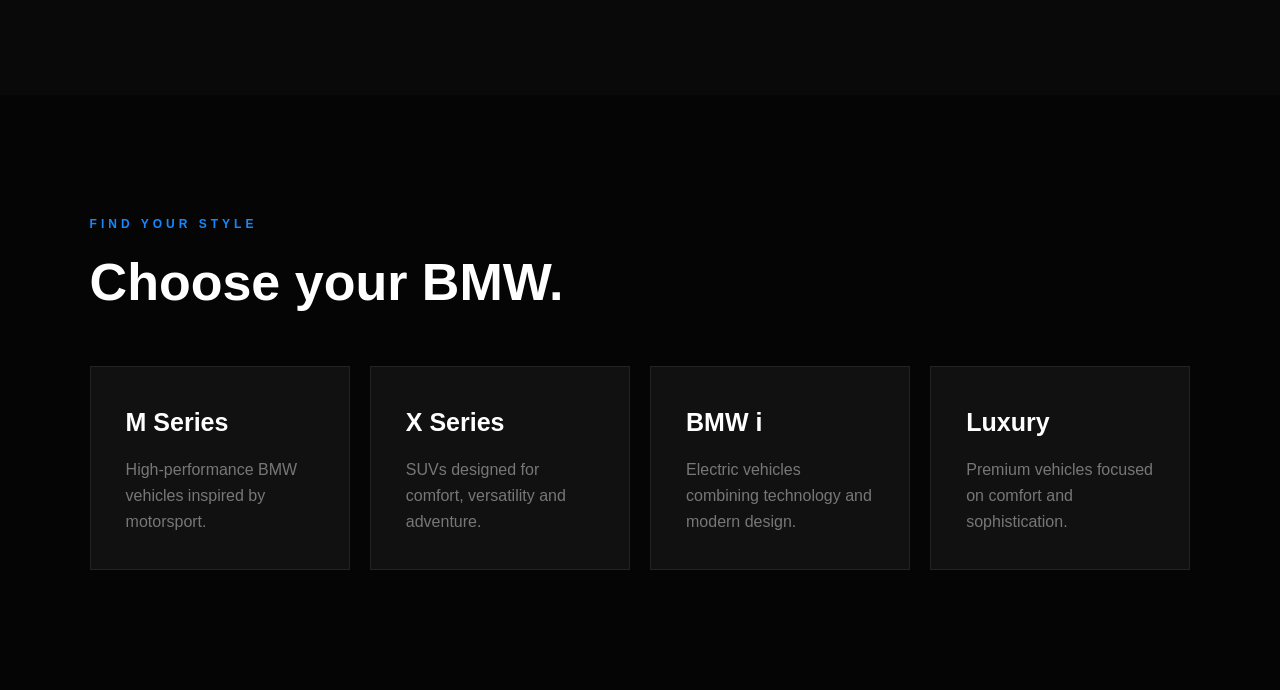
<file: models.html>
<!DOCTYPE html>
<html lang="en">

<head>

    <meta charset="UTF-8">

    <meta name="viewport"
          content="width=device-width, initial-scale=1.0">

    <title>BMW | Models</title>

    <link rel="stylesheet" href="bmw.css">

</head>

<body>


<header>

    <a href="index.html" class="logo">
        BMW
    </a>

    <nav>

        <a href="index.html">Home</a>

        <a href="models.html" class="active">
            Models
        </a>

        <a href="gallery.html">
            Gallery
        </a>

        <a href="about.html">
            About
        </a>

        <a href="contact.html">
            Contact
        </a>

    </nav>

    <a href="contact.html" class="nav-btn">
        Contact
    </a>

</header>


<!-- PAGE HERO -->

<section class="page-hero">

    <p class="eyebrow">
        BMW COLLECTION
    </p>

    <h1>
        Discover the
        <span>Models.</span>
    </h1>

    <p>
        Explore performance cars, luxury sedans,
        SUVs and electric vehicles.
    </p>

</section>


<!-- MODEL 1 -->

<section class="model-detail">

    <div class="model-photo">

        <img
            src="bmw/car6.png"
            alt="BMW M4">

    </div>


    <div class="model-info">

        <p class="eyebrow">
            M SERIES
        </p>

        <h2>
            BMW M4
        </h2>

        <p>

            The BMW M4 is built around performance,
            dynamic handling and an athletic design.
            It represents the performance-focused
            character of BMW M.

        </p>

        <div class="specs">

            <div>
                <strong>3.5s</strong>
                <small>0–100 KM/H</small>
            </div>

            <div>
                <strong>510</strong>
                <small>HP</small>
            </div>

            <div>
                <strong>250</strong>
                <small>KM/H</small>
            </div>

        </div>

    </div>

</section>


<!-- MODEL 2 -->

<section class="model-detail reverse">

    <div class="model-photo">

        <img
            src="bmw/car7.png"
            alt="BMW X5">

    </div>


    <div class="model-info">

        <p class="eyebrow">
            X SERIES
        </p>

        <h2>
            BMW X5
        </h2>

        <p>

            The BMW X5 combines SUV practicality
            with premium comfort, powerful
            performance and sophisticated technology.

        </p>

        <div class="specs">

            <div>
                <strong>X</strong>
                <small>SPORT ACTIVITY</small>
            </div>

            <div>
                <strong>5</strong>
                <small>SEATS</small>
            </div>

            <div>
                <strong>AWD</strong>
                <small>DRIVE</small>
            </div>

        </div>

    </div>

</section>


<!-- MODEL 3 -->

<section class="model-detail">

    <div class="model-photo">

        <img
            src="bmw/car8.png"
            alt="BMW M3">

    </div>


    <div class="model-info">

        <p class="eyebrow">
            M SERIES
        </p>

        <h2>
            BMW M3
        </h2>

        <p>

            The BMW M3 combines everyday practicality
            with motorsport-inspired performance.
            Its balance between comfort and dynamic
            driving makes it one of BMW's best-known
            performance models.

        </p>

        <div class="specs">

            <div>
                <strong>M</strong>
                <small>PERFORMANCE</small>
            </div>

            <div>
                <strong>4</strong>
                <small>DOORS</small>
            </div>

            <div>
                <strong>AWD</strong>
                <small>OPTION</small>
            </div>

        </div>

    </div>

</section>


<!-- MODEL 4 -->

<section class="model-detail reverse">

    <div class="model-photo">

        <img
            src="bmw/car5.png"
            alt="BMW i7">

    </div>


    <div class="model-info">

        <p class="eyebrow">
            ELECTRIC LUXURY
        </p>

        <h2>
            BMW i7
        </h2>

        <p>

            The BMW i7 represents BMW's approach to
            electric luxury. It combines a premium
            cabin with electric driving technology
            and modern digital features.

        </p>

        <div class="specs">

            <div>
                <strong>EV</strong>
                <small>ELECTRIC</small>
            </div>

            <div>
                <strong>7</strong>
                <small>SERIES</small>
            </div>

            <div>
                <strong>AWD</strong>
                <small>DRIVE</small>
            </div>

        </div>

    </div>

</section>


<!-- MODEL CATEGORIES -->

<section class="categories">

    <div class="section-heading">

        <p class="eyebrow">
            FIND YOUR STYLE
        </p>

        <h2>
            Choose your BMW.
        </h2>

    </div>


    <div class="category-grid">

        <div>
            <h3>
                M Series
            </h3>

            <p>
                High-performance BMW vehicles
                inspired by motorsport.
            </p>
        </div>


        <div>
            <h3>
                X Series
            </h3>

            <p>
                SUVs designed for comfort,
                versatility and adventure.
            </p>
        </div>


        <div>
            <h3>
                BMW i
            </h3>

            <p>
                Electric vehicles combining
                technology and modern design.
            </p>
        </div>


        <div>
            <h3>
                Luxury
            </h3>

            <p>
                Premium vehicles focused on
                comfort and sophistication.
            </p>
        </div>

    </div>

</section>



</body>
</html>
</file>
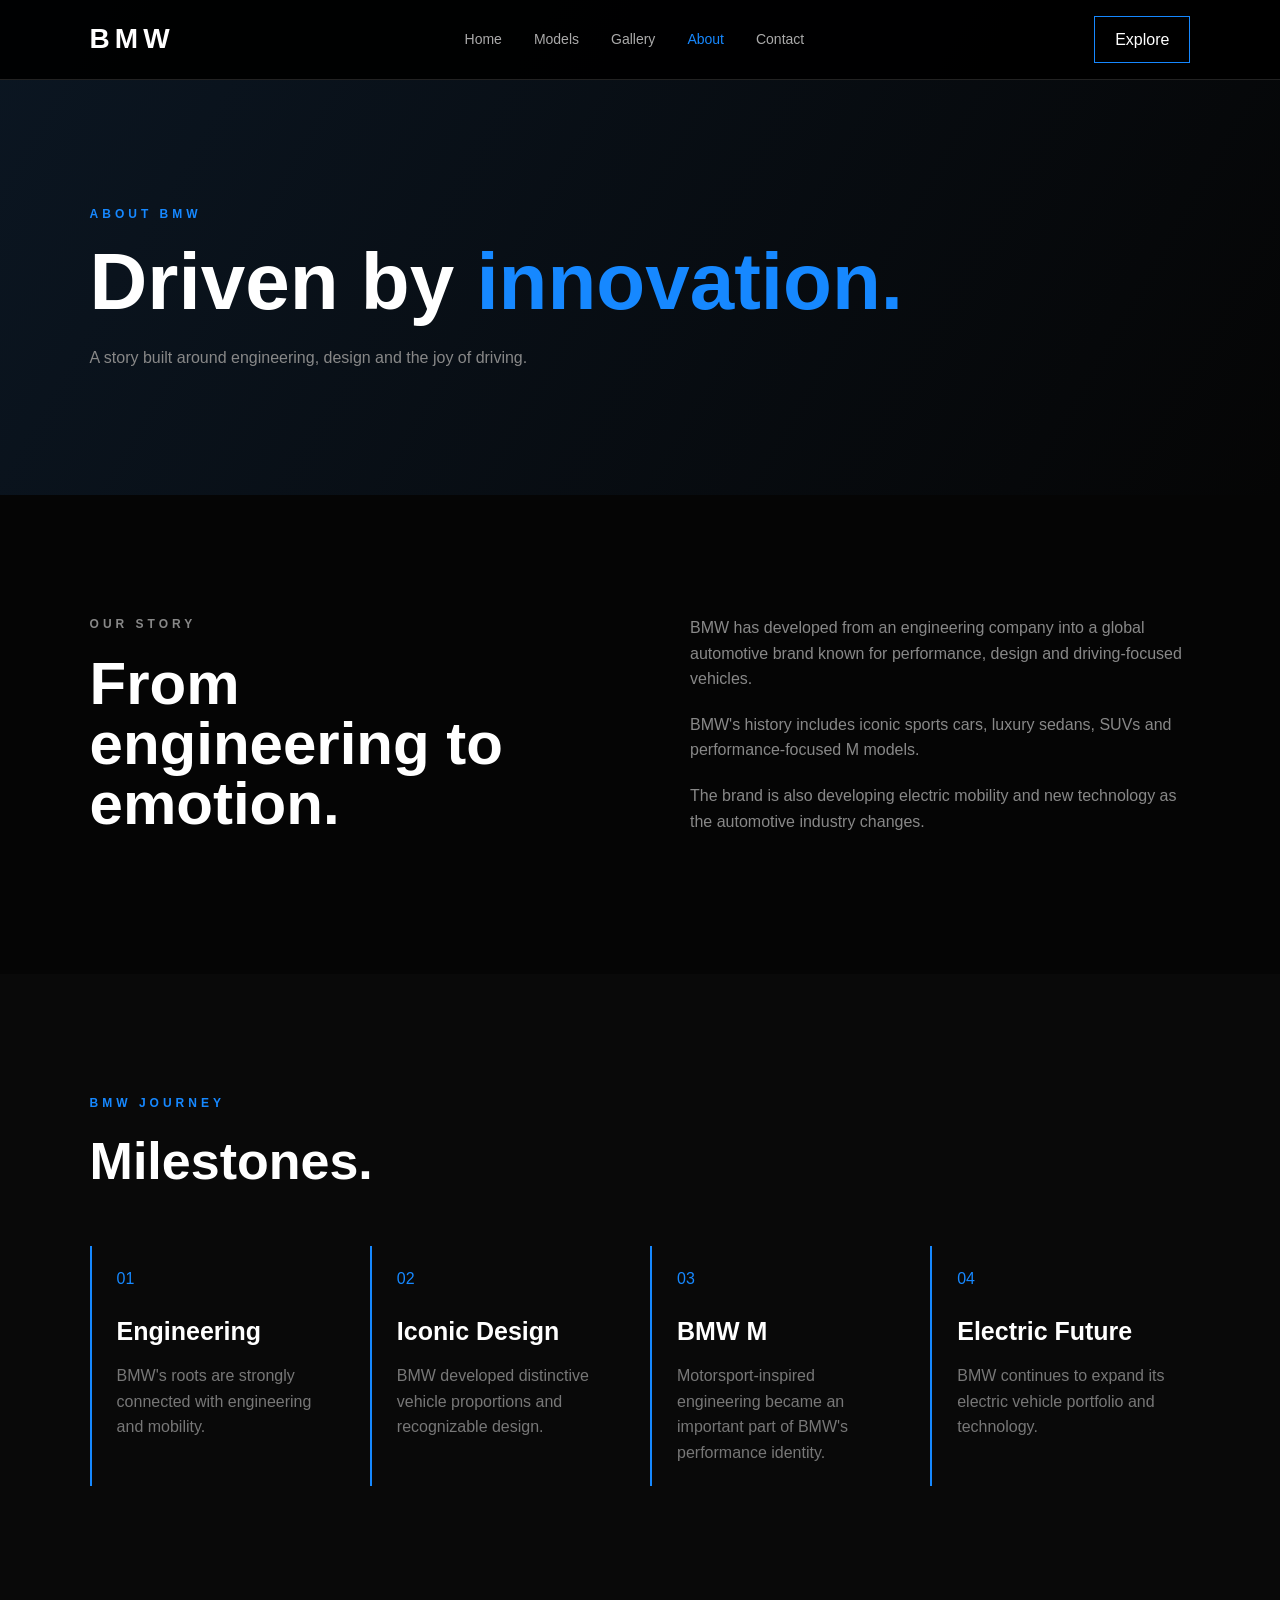
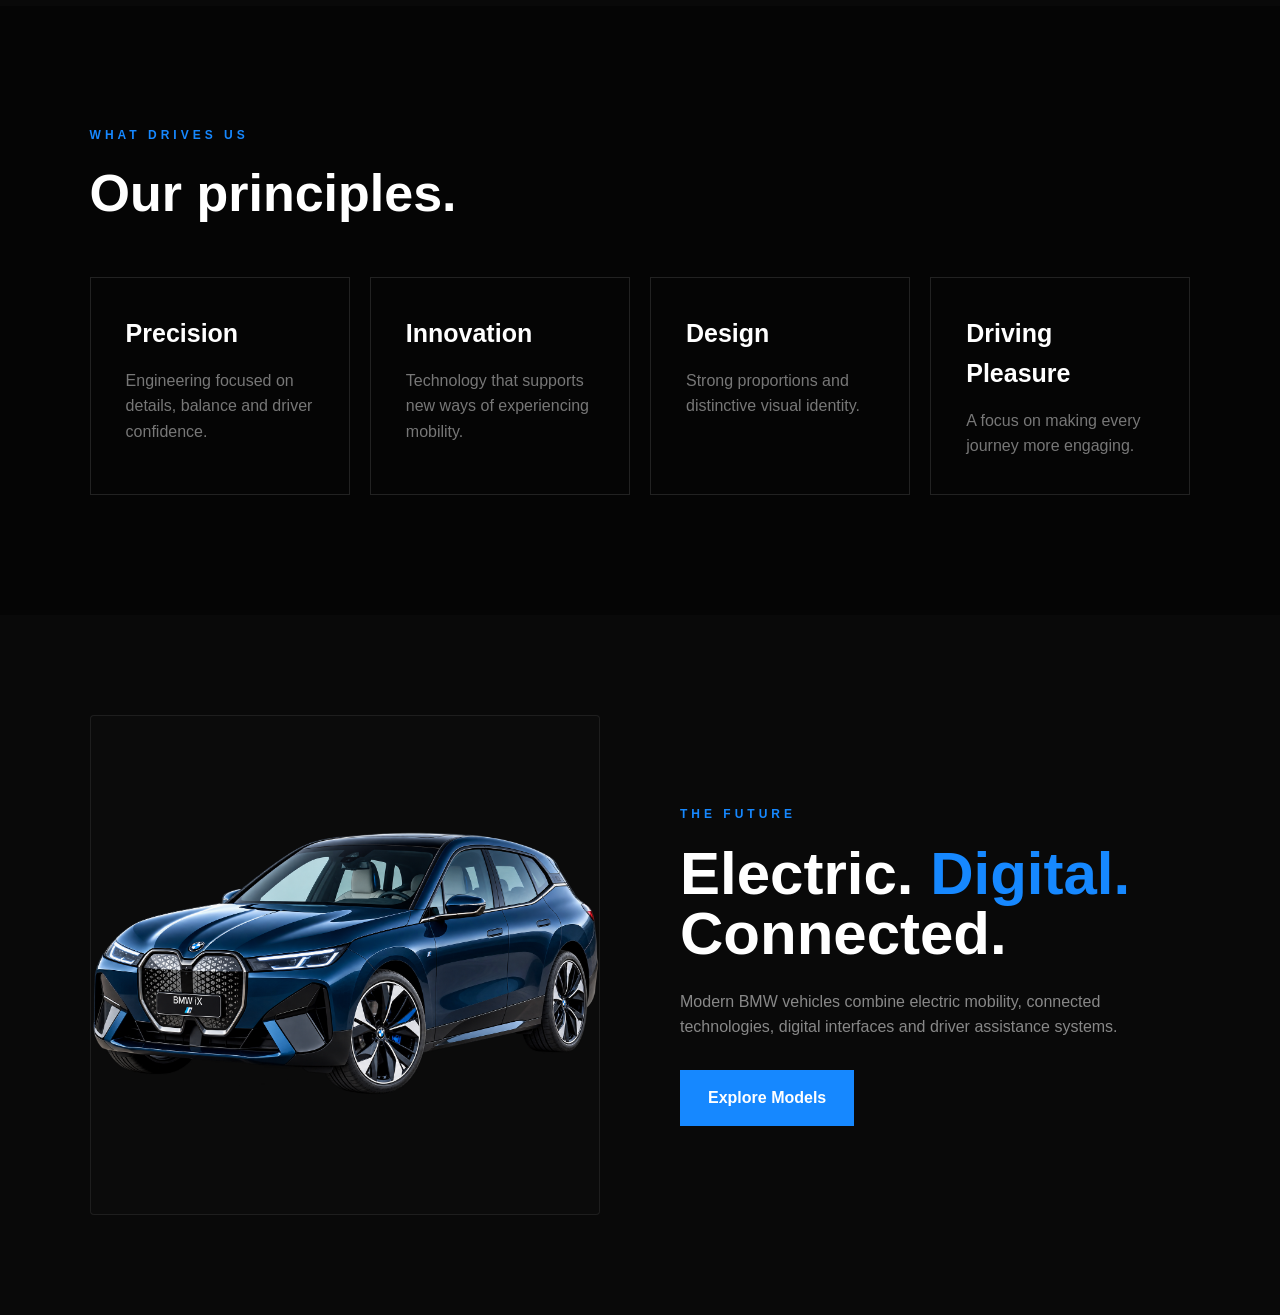
<file: vscode/about.html>
<!DOCTYPE html>
<html lang="en">

<head>

    <meta charset="UTF-8">

    <meta name="viewport"
          content="width=device-width, initial-scale=1.0">

    <title>BMW | About</title>

    <link rel="stylesheet" href="bmw.css">

</head>

<body>


<header>

    <a href="index.html" class="logo">
        BMW
    </a>

    <nav>

        <a href="index.html">Home</a>

        <a href="models.html">Models</a>

        <a href="gallery.html">Gallery</a>

        <a href="about.html" class="active">
            About
        </a>

        <a href="contact.html">Contact</a>

    </nav>

    <a href="models.html" class="nav-btn">
        Explore
    </a>

</header>


<section class="page-hero">

    <p class="eyebrow">
        ABOUT BMW
    </p>

    <h1>
        Driven by
        <span>innovation.</span>
    </h1>

    <p>
        A story built around engineering,
        design and the joy of driving.
    </p>

</section>


<!-- HISTORY -->

<section class="about-history">

    <div>

        <p class="eyebrow">
            OUR STORY
        </p>

        <h2>
            From engineering
            to emotion.
        </h2>

    </div>


    <div>

        <p>

            BMW has developed from an engineering
            company into a global automotive brand
            known for performance, design and
            driving-focused vehicles.

        </p>

        <p>

            BMW's history includes iconic sports cars,
            luxury sedans, SUVs and performance-focused
            M models.

        </p>

        <p>

            The brand is also developing electric
            mobility and new technology as the
            automotive industry changes.

        </p>

    </div>

</section>


<!-- TIMELINE -->

<section class="timeline">

    <div class="section-heading">

        <p class="eyebrow">
            BMW JOURNEY
        </p>

        <h2>
            Milestones.
        </h2>

    </div>


    <div class="timeline-grid">

        <div>

            <span>
                01
            </span>

            <h3>
                Engineering
            </h3>

            <p>
                BMW's roots are strongly connected
                with engineering and mobility.
            </p>

        </div>


        <div>

            <span>
                02
            </span>

            <h3>
                Iconic Design
            </h3>

            <p>
                BMW developed distinctive vehicle
                proportions and recognizable design.
            </p>

        </div>


        <div>

            <span>
                03
            </span>

            <h3>
                BMW M
            </h3>

            <p>
                Motorsport-inspired engineering
                became an important part of BMW's
                performance identity.
            </p>

        </div>


        <div>

            <span>
                04
            </span>

            <h3>
                Electric Future
            </h3>

            <p>
                BMW continues to expand its electric
                vehicle portfolio and technology.
            </p>

        </div>

    </div>

</section>


<!-- VALUES -->

<section class="values">

    <div class="section-heading">

        <p class="eyebrow">
            WHAT DRIVES US
        </p>

        <h2>
            Our principles.
        </h2>

    </div>


    <div class="value-grid">

        <div>

            <h3>
                Precision
            </h3>

            <p>
                Engineering focused on details,
                balance and driver confidence.
            </p>

        </div>


        <div>

            <h3>
                Innovation
            </h3>

            <p>
                Technology that supports new
                ways of experiencing mobility.
            </p>

        </div>


        <div>

            <h3>
                Design
            </h3>

            <p>
                Strong proportions and distinctive
                visual identity.
            </p>

        </div>


        <div>

            <h3>
                Driving Pleasure
            </h3>

            <p>
                A focus on making every journey
                more engaging.
            </p>

        </div>

    </div>

</section>


<!-- TECHNOLOGY -->

<section class="technology">

    <div class="technology-image">

        <img
            src="bmw/car11.png"
            alt="BMW electric vehicle">

    </div>


    <div class="technology-content">

        <p class="eyebrow">
            THE FUTURE
        </p>

        <h2>
            Electric.
            <span>Digital.</span>
            Connected.
        </h2>

        <p>

            Modern BMW vehicles combine electric
            mobility, connected technologies,
            digital interfaces and driver assistance
            systems.

        </p>

        <a href="models.html" class="primary-btn">
            Explore Models
        </a>

    </div>

</section>




</body>
</html>
</file>
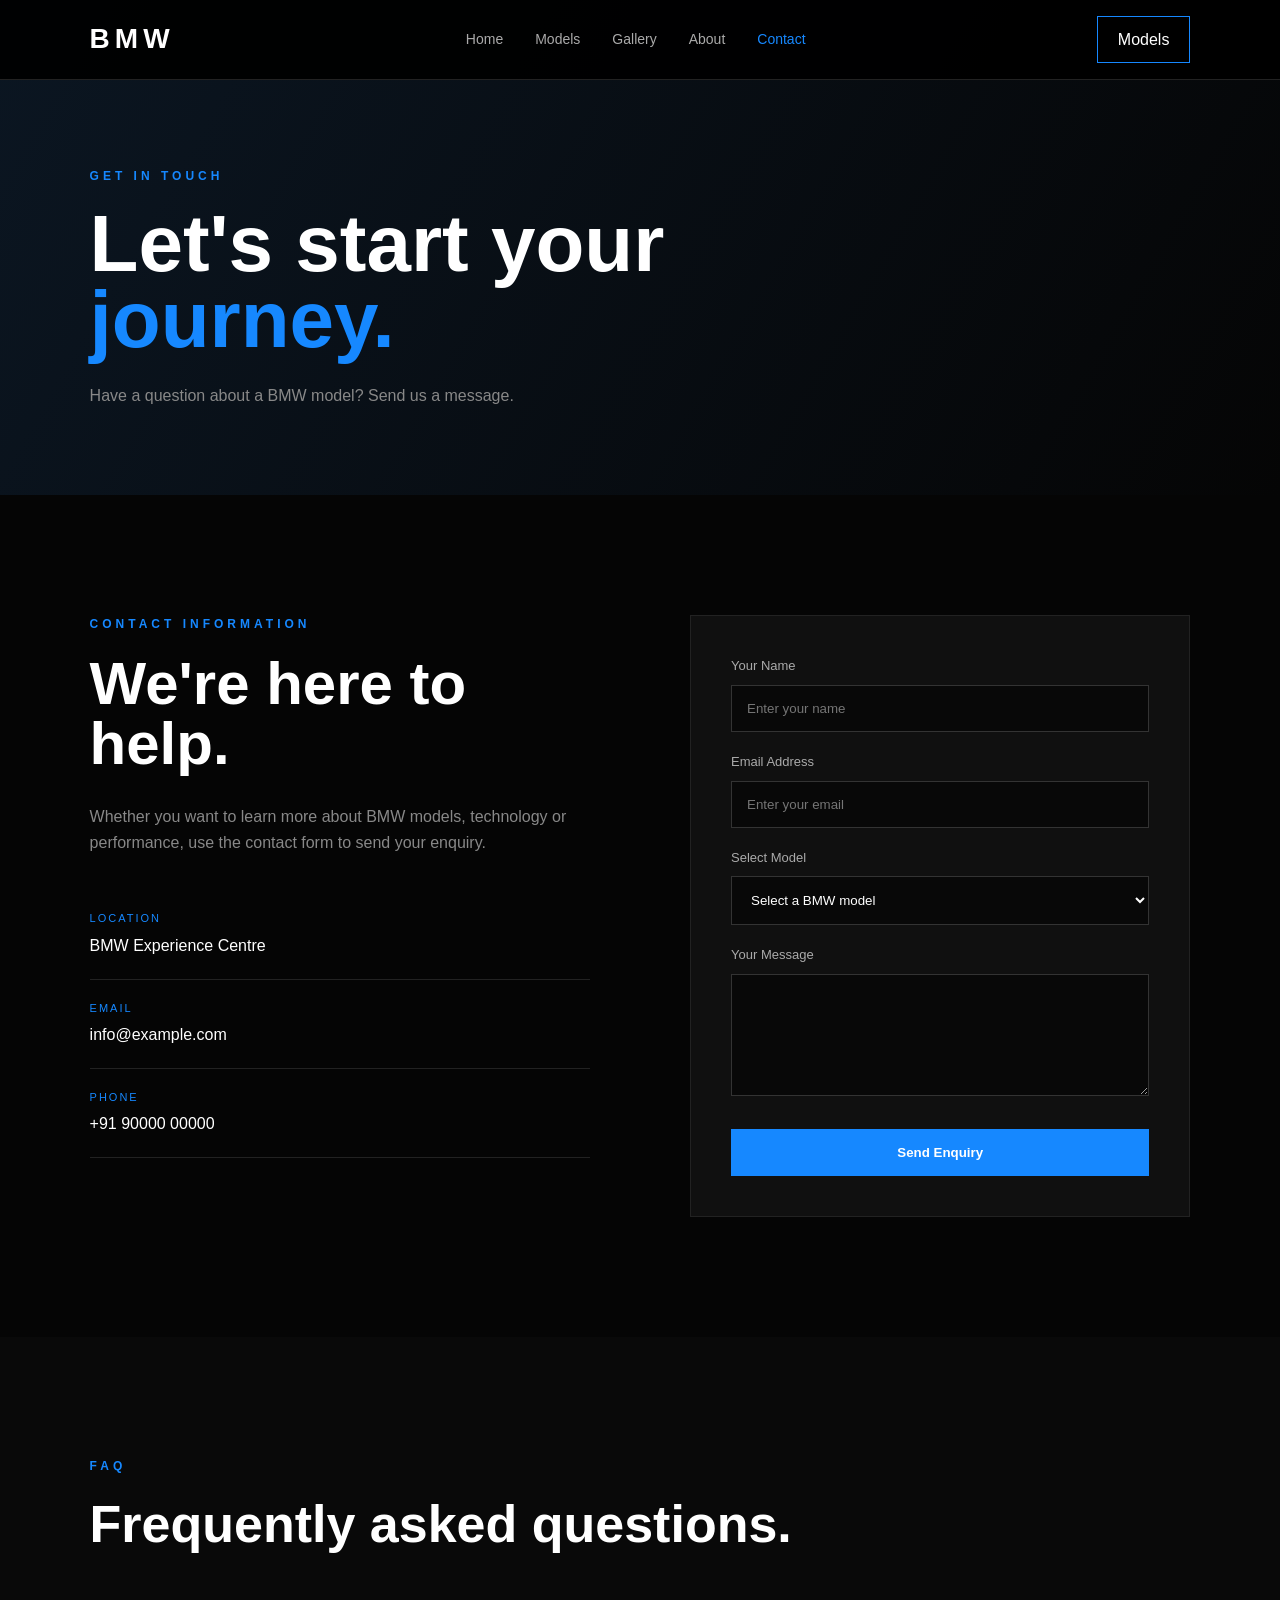
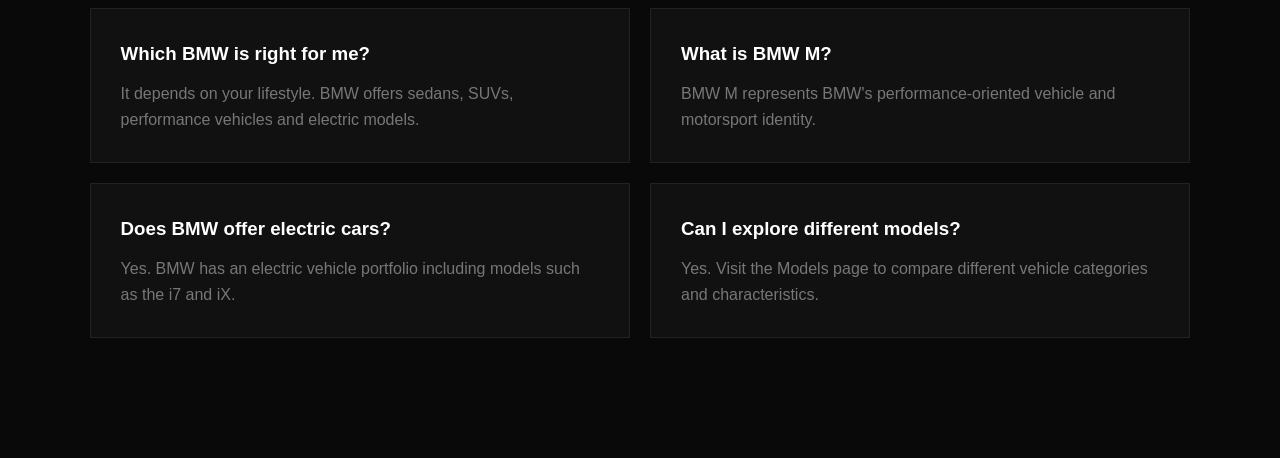
<file: vscode/contact.html>
<!DOCTYPE html>
<html lang="en">

<head>

    <meta charset="UTF-8">

    <meta name="viewport"
          content="width=device-width, initial-scale=1.0">

    <title>BMW | Contact</title>

    <link rel="stylesheet" href="bmw.css">

</head>

<body>


<header>

    <a href="index.html" class="logo">
        BMW
    </a>

    <nav>

        <a href="index.html">Home</a>

        <a href="models.html">Models</a>

        <a href="gallery.html">Gallery</a>

        <a href="about.html">About</a>

        <a href="contact.html" class="active">
            Contact
        </a>

    </nav>

    <a href="models.html" class="nav-btn">
        Models
    </a>

</header>


<section class="page-hero">

    <p class="eyebrow">
        GET IN TOUCH
    </p>

    <h1>
        Let's start your
        <span>journey.</span>
    </h1>

    <p>
        Have a question about a BMW model?
        Send us a message.
    </p>

</section>


<!-- CONTACT AREA -->

<section class="contact-section">


    <div class="contact-info">

        <p class="eyebrow">
            CONTACT INFORMATION
        </p>

        <h2>
            We're here
            to help.
        </h2>

        <p>

            Whether you want to learn more about
            BMW models, technology or performance,
            use the contact form to send your
            enquiry.

        </p>


        <div class="contact-detail">

            <span>
                LOCATION
            </span>

            <strong>
                BMW Experience Centre
            </strong>

        </div>


        <div class="contact-detail">

            <span>
                EMAIL
            </span>

            <strong>
                info@example.com
            </strong>

        </div>


        <div class="contact-detail">

            <span>
                PHONE
            </span>

            <strong>
                +91 90000 00000
            </strong>

        </div>

    </div>


    <!-- FORM -->

    <form class="contact-form">


        <label>
            Your Name
        </label>

        <input
            type="text"
            placeholder="Enter your name">


        <label>
            Email Address
        </label>

        <input
            type="email"
            placeholder="Enter your email">


        <label>
            Select Model
        </label>

        <select>

            <option>
                Select a BMW model
            </option>

            <option>
                BMW M4
            </option>

            <option>
                BMW M3
            </option>

            <option>
                BMW X5
            </option>

            <option>
                BMW i7
            </option>

            <option>
                BMW 7 Series
            </option>

        </select>


        <label>
            Your Message
        </label>

        <textarea
            rows="6"
            placeholder="Write your message">
        </textarea>


        <button type="submit">
            Send Enquiry
        </button>

    </form>

</section>


<!-- FAQ -->

<section class="faq">

    <div class="section-heading">

        <p class="eyebrow">
            FAQ
        </p>

        <h2>
            Frequently asked questions.
        </h2>

    </div>


    <div class="faq-grid">

        <div>

            <h3>
                Which BMW is right for me?
            </h3>

            <p>

                It depends on your lifestyle.
                BMW offers sedans, SUVs, performance
                vehicles and electric models.

            </p>

        </div>


        <div>

            <h3>
                What is BMW M?
            </h3>

            <p>

                BMW M represents BMW's
                performance-oriented vehicle
                and motorsport identity.

            </p>

        </div>


        <div>

            <h3>
                Does BMW offer electric cars?
            </h3>

            <p>

                Yes. BMW has an electric vehicle
                portfolio including models such
                as the i7 and iX.

            </p>

        </div>


        <div>

            <h3>
                Can I explore different models?
            </h3>

            <p>

                Yes. Visit the Models page to
                compare different vehicle categories
                and characteristics.

            </p>

        </div>

    </div>

</section>




</body>
</html>
</file>
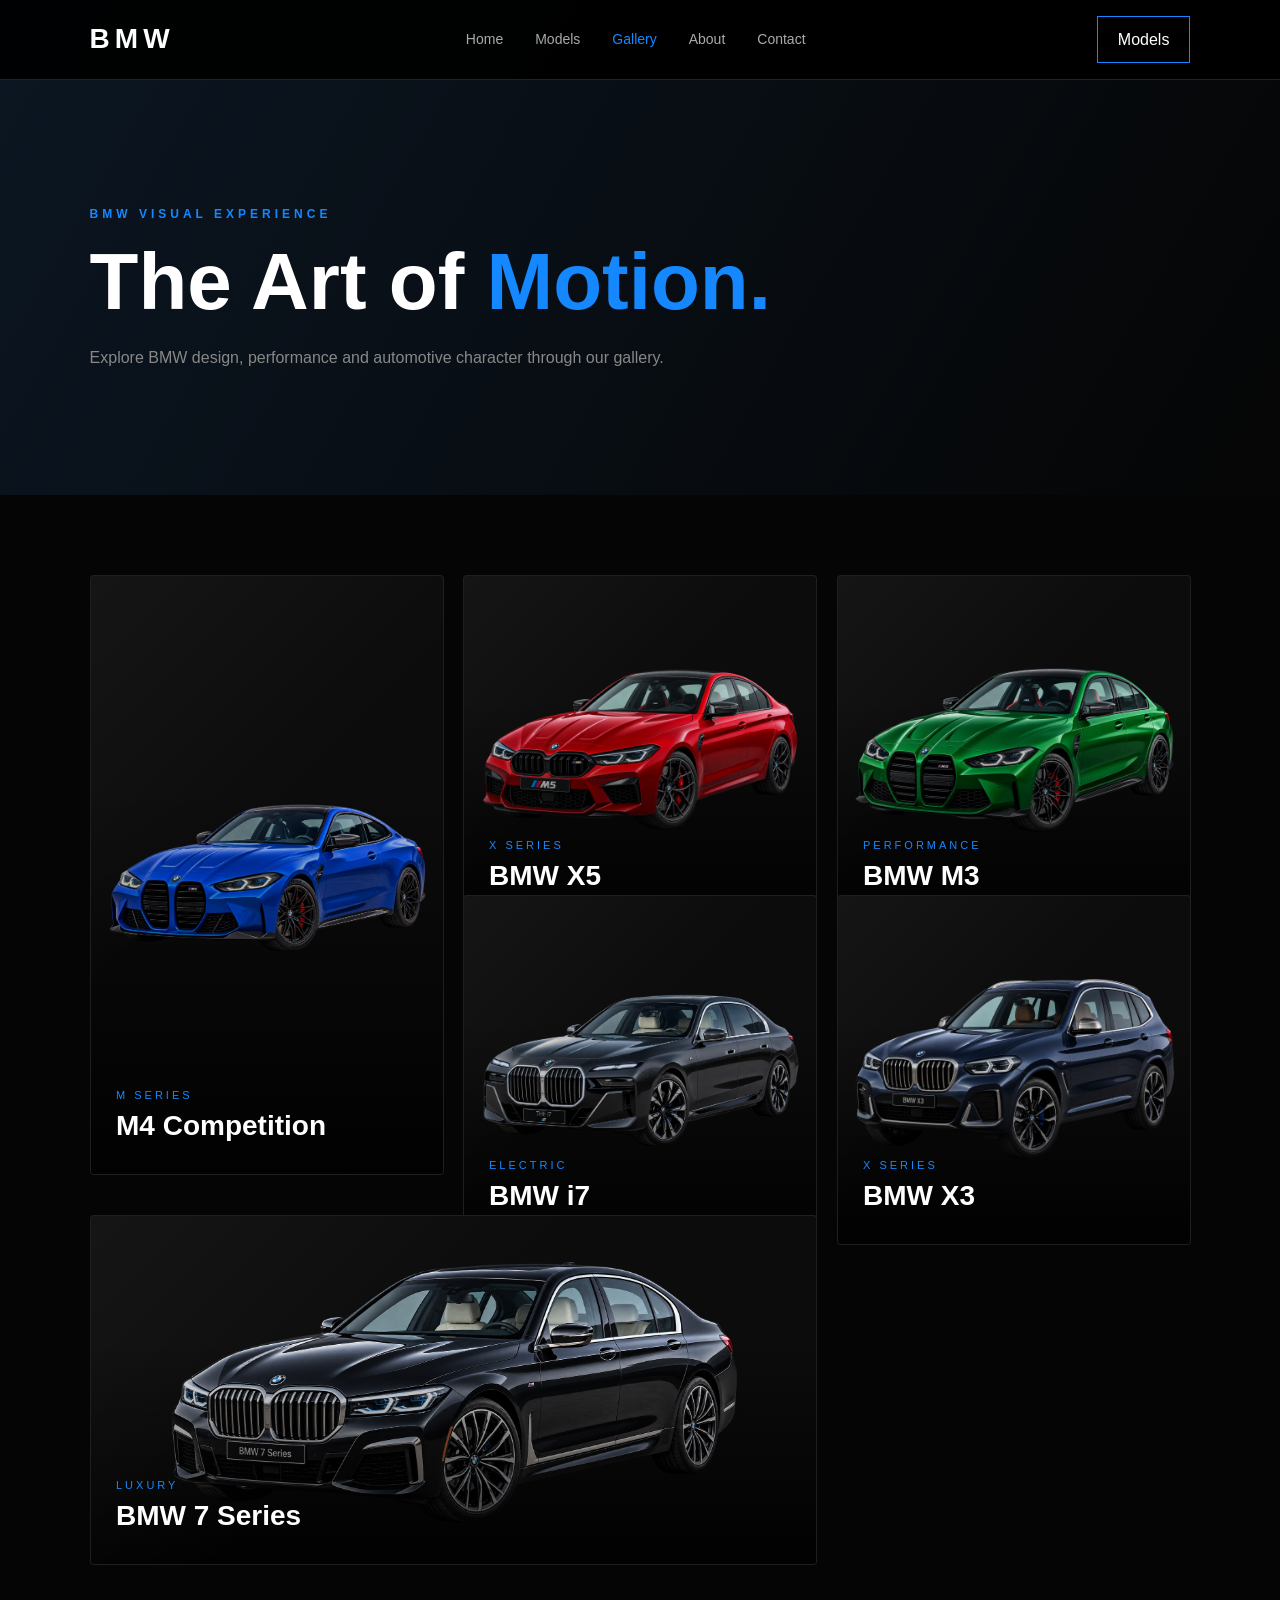
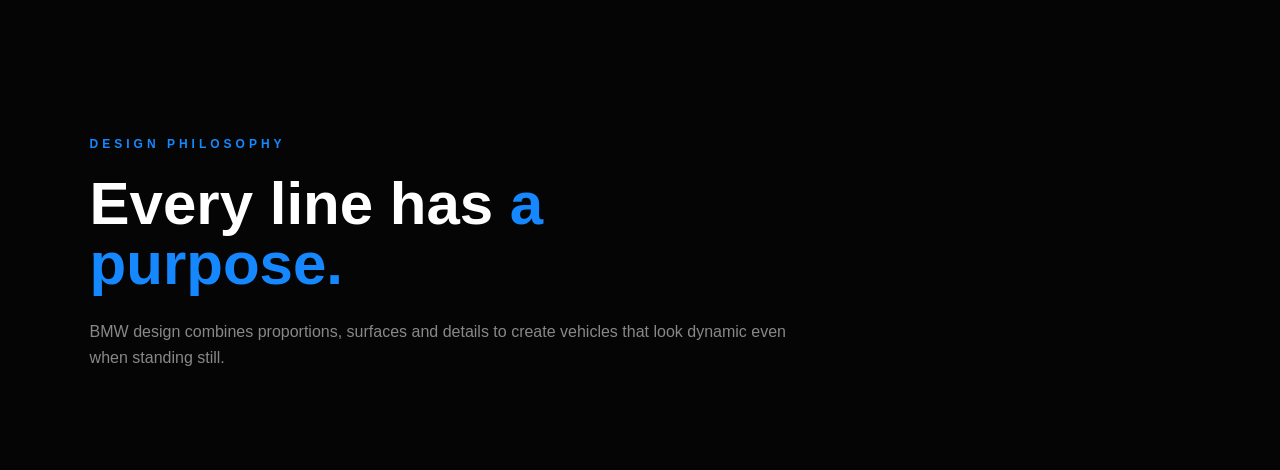
<file: vscode/gallery.html>
<!DOCTYPE html>
<html lang="en">

<head>

    <meta charset="UTF-8">

    <meta name="viewport"
          content="width=device-width, initial-scale=1.0">

    <title>BMW | Gallery</title>

    <link rel="stylesheet" href="bmw.css">

</head>

<body>


<header>

    <a href="index.html" class="logo">
        BMW
    </a>

    <nav>

        <a href="index.html">Home</a>

        <a href="models.html">Models</a>

        <a href="gallery.html" class="active">
            Gallery
        </a>

        <a href="about.html">About</a>

        <a href="contact.html">Contact</a>

    </nav>

    <a href="models.html" class="nav-btn">
        Models
    </a>

</header>


<section class="page-hero">

    <p class="eyebrow">
        BMW VISUAL EXPERIENCE
    </p>

    <h1>
        The Art of
        <span>Motion.</span>
    </h1>

    <p>
        Explore BMW design, performance and
        automotive character through our gallery.
    </p>

</section>


<section class="full-gallery">

    <div class="gallery-item large">

        <img
            src="bmw/car6.png"
            alt="BMW M4">

        <div>
            <p>M SERIES</p>
            <h3>M4 Competition</h3>
        </div>

    </div>


    <div class="gallery-item">

        <img
            src="bmw/car7.png"
            alt="BMW X5">

        <div>
            <p>X SERIES</p>
            <h3>BMW X5</h3>
        </div>

    </div>


    <div class="gallery-item">

        <img
            src="bmw/car8.png"
            alt="BMW M3">

        <div>
            <p>PERFORMANCE</p>
            <h3>BMW M3</h3>
        </div>

    </div>


    <div class="gallery-item">

        <img
            src="bmw/car5.png"
            alt="BMW i7">

        <div>
            <p>ELECTRIC</p>
            <h3>BMW i7</h3>
        </div>

    </div>


    <div class="gallery-item">

        <img
            src="bmw/car9.png"
            alt="BMW X3">

        <div>
            <p>X SERIES</p>
            <h3>BMW X3</h3>
        </div>

    </div>


    <div class="gallery-item wide">

        <img
            src="bmw/car10.png"
            alt="BMW 7 Series">

        <div>
            <p>LUXURY</p>
            <h3>BMW 7 Series</h3>
        </div>

    </div>

</section>


<section class="gallery-text">

    <p class="eyebrow">
        DESIGN PHILOSOPHY
    </p>

    <h2>
        Every line has
        <span>a purpose.</span>
    </h2>

    <p>

        BMW design combines proportions,
        surfaces and details to create vehicles
        that look dynamic even when standing still.

    </p>

</section>




</body>
</html>
</file>
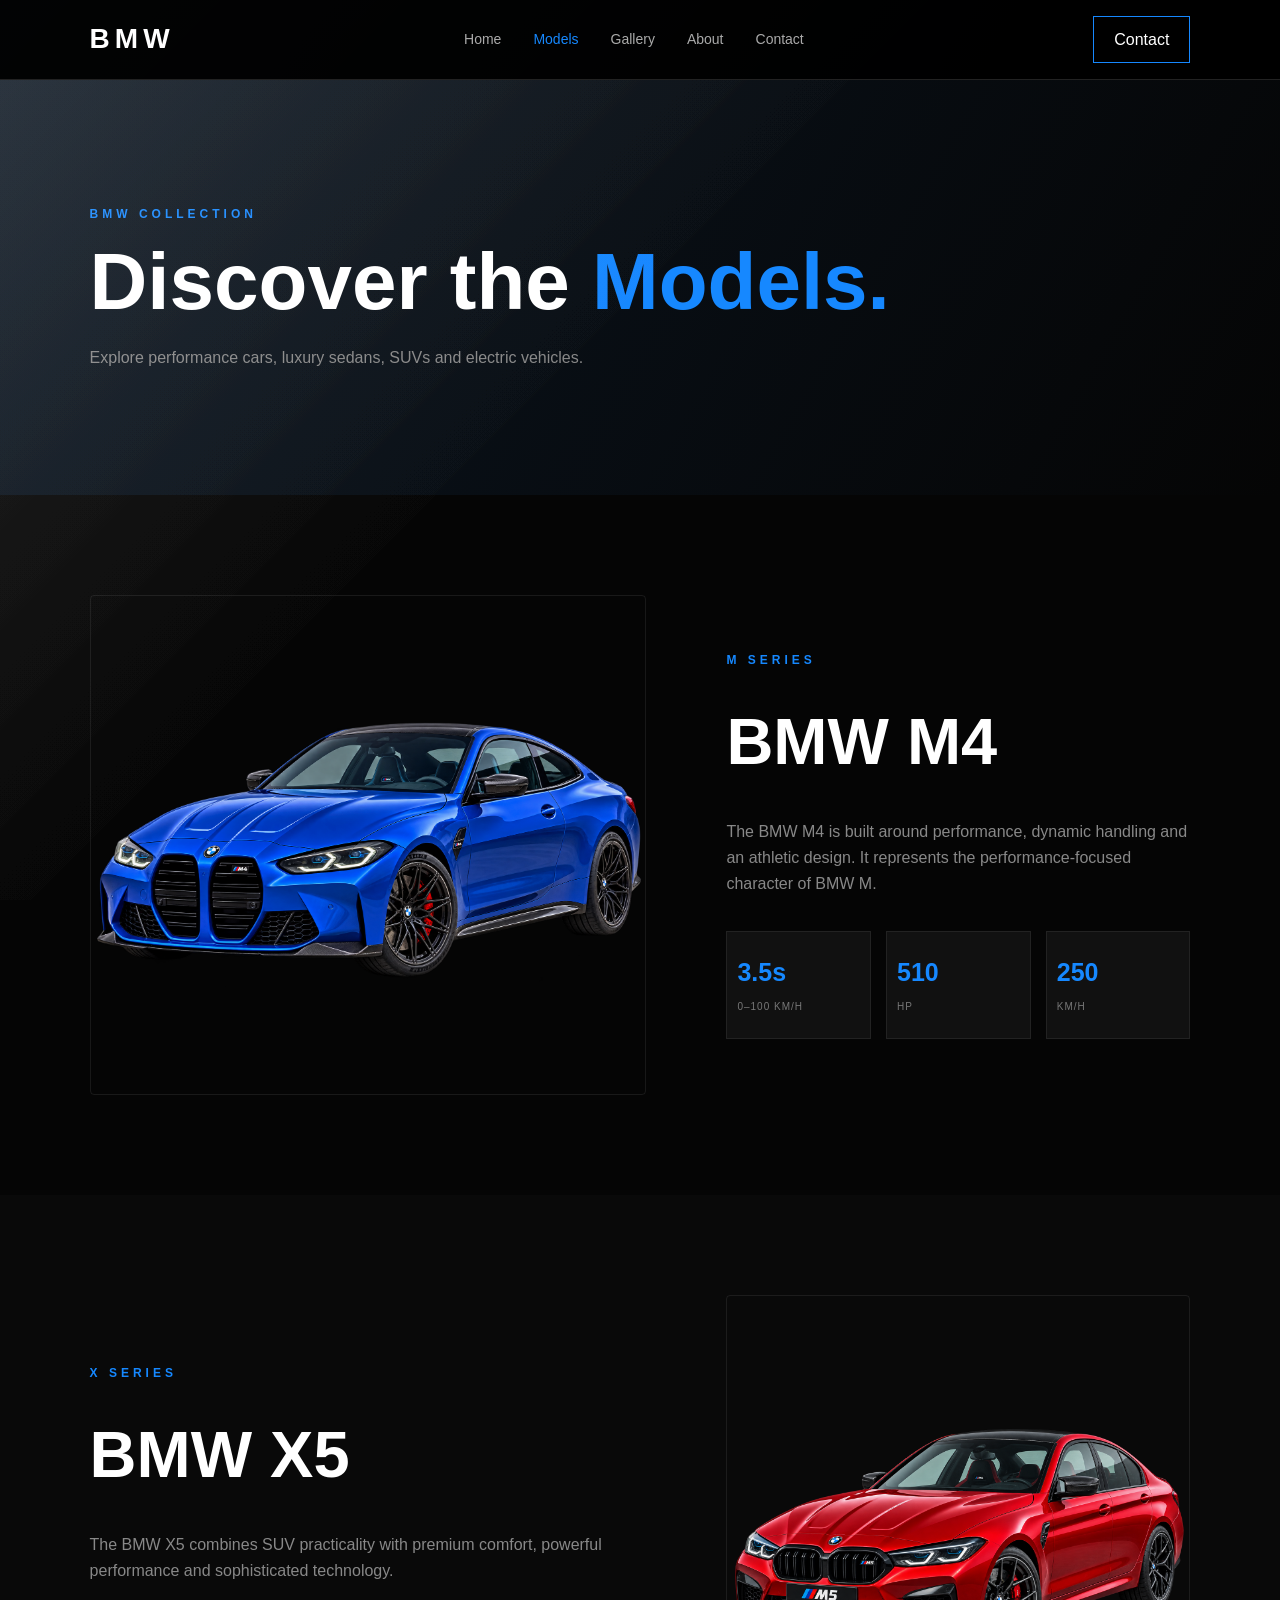
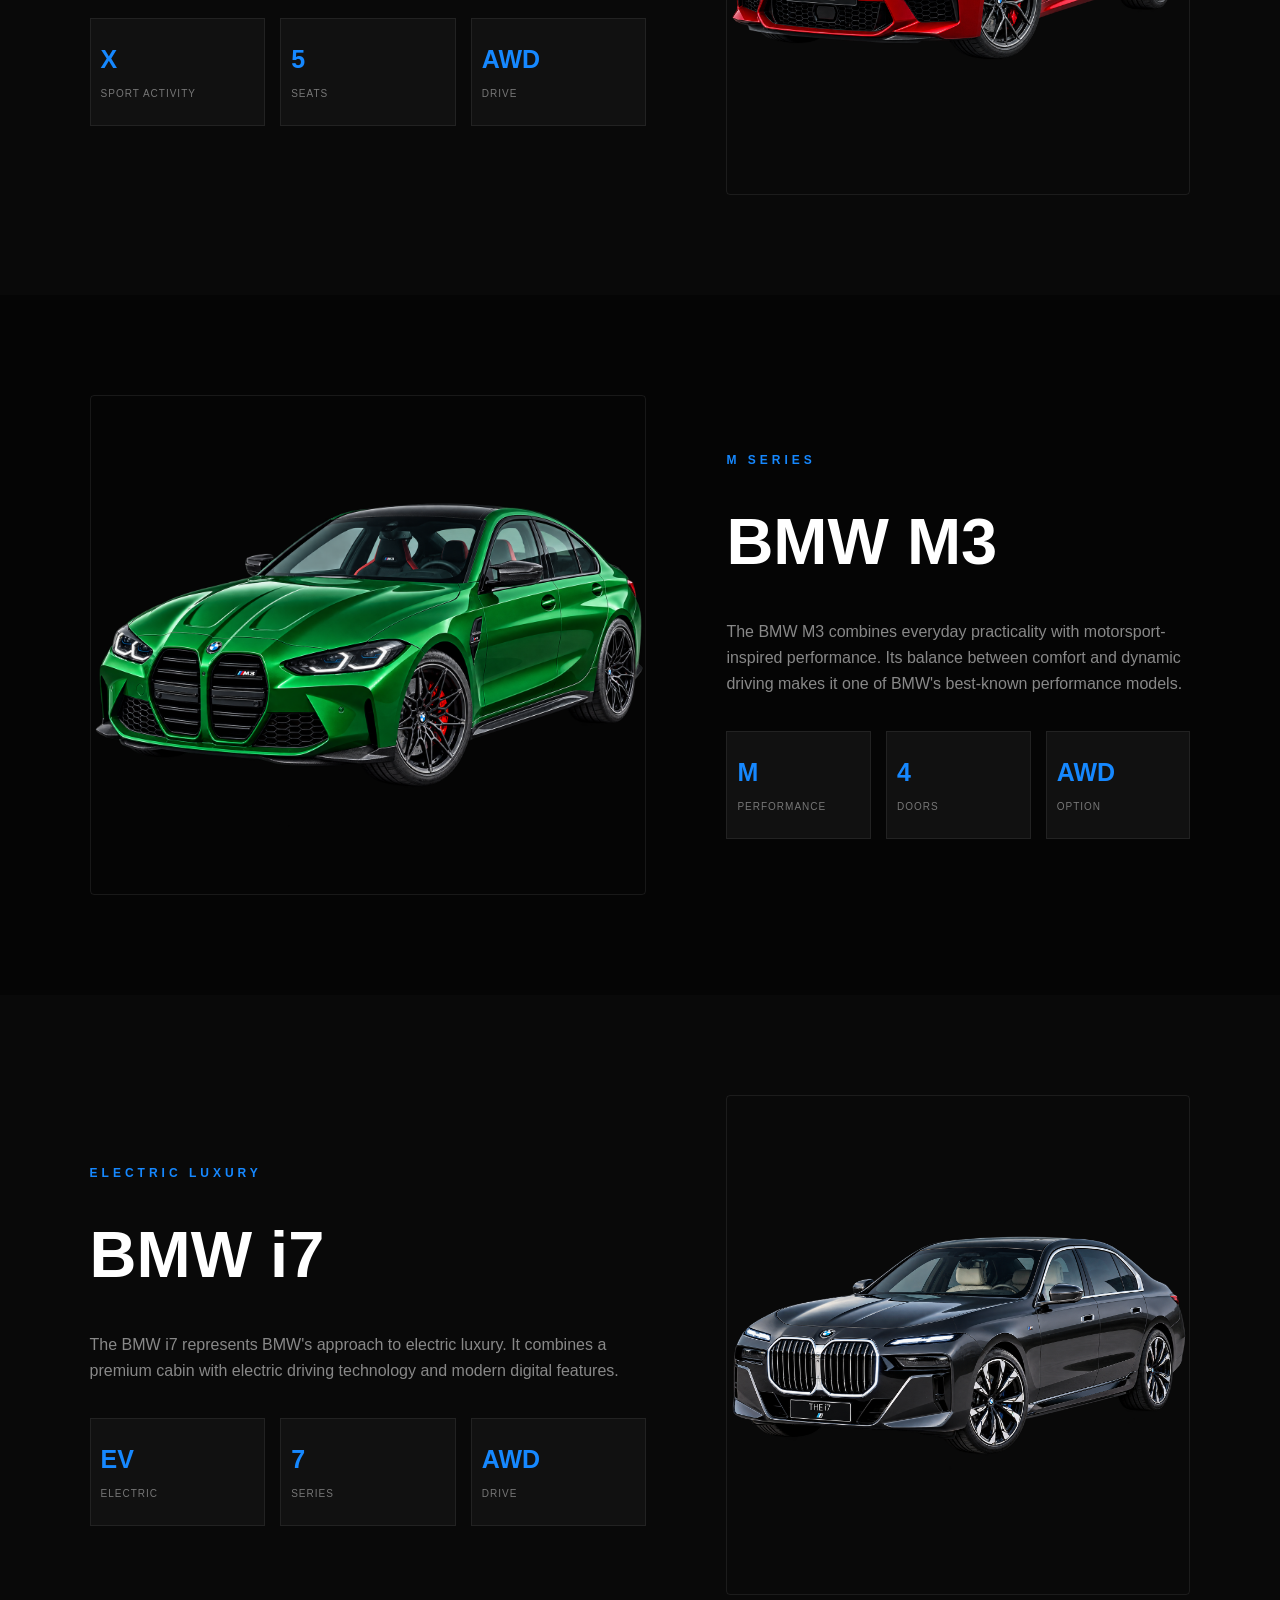
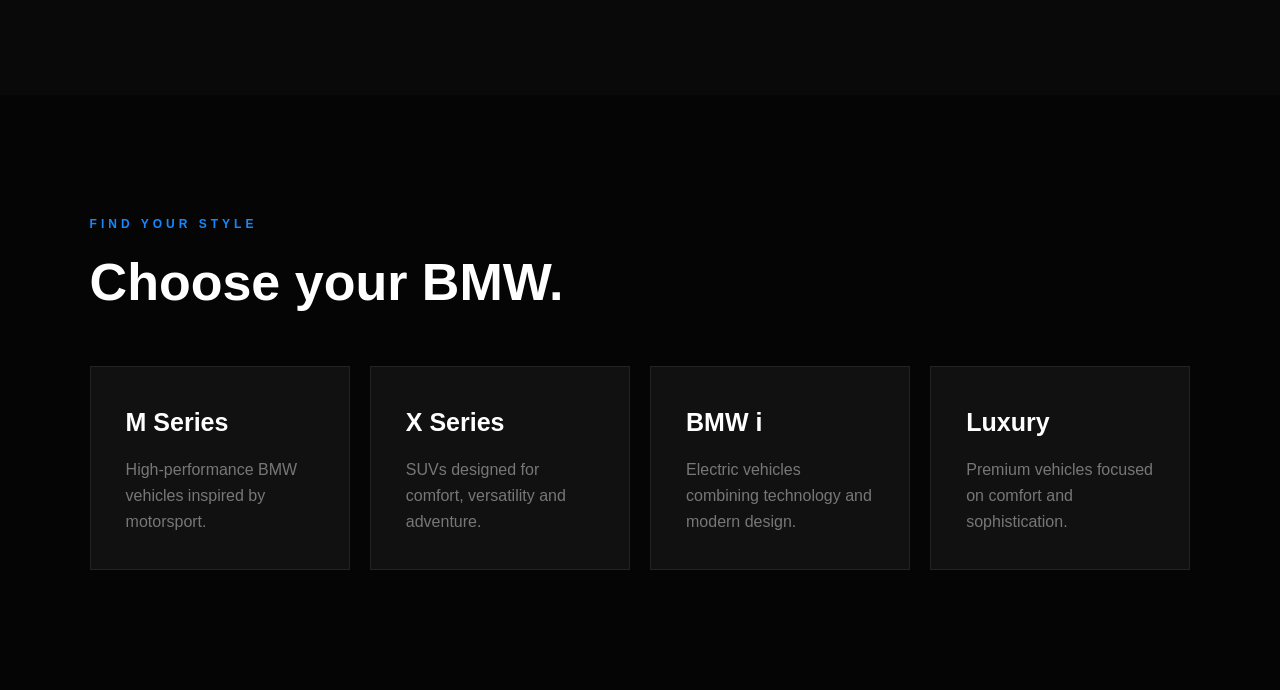
<file: vscode/models.html>
<!DOCTYPE html>
<html lang="en">

<head>

    <meta charset="UTF-8">

    <meta name="viewport"
          content="width=device-width, initial-scale=1.0">

    <title>BMW | Models</title>

    <link rel="stylesheet" href="bmw.css">

</head>

<body>


<header>

    <a href="index.html" class="logo">
        BMW
    </a>

    <nav>

        <a href="index.html">Home</a>

        <a href="models.html" class="active">
            Models
        </a>

        <a href="gallery.html">
            Gallery
        </a>

        <a href="about.html">
            About
        </a>

        <a href="contact.html">
            Contact
        </a>

    </nav>

    <a href="contact.html" class="nav-btn">
        Contact
    </a>

</header>


<!-- PAGE HERO -->

<section class="page-hero">

    <p class="eyebrow">
        BMW COLLECTION
    </p>

    <h1>
        Discover the
        <span>Models.</span>
    </h1>

    <p>
        Explore performance cars, luxury sedans,
        SUVs and electric vehicles.
    </p>

</section>


<!-- MODEL 1 -->

<section class="model-detail">

    <div class="model-photo">

        <img
            src="bmw/car6.png"
            alt="BMW M4">

    </div>


    <div class="model-info">

        <p class="eyebrow">
            M SERIES
        </p>

        <h2>
            BMW M4
        </h2>

        <p>

            The BMW M4 is built around performance,
            dynamic handling and an athletic design.
            It represents the performance-focused
            character of BMW M.

        </p>

        <div class="specs">

            <div>
                <strong>3.5s</strong>
                <small>0–100 KM/H</small>
            </div>

            <div>
                <strong>510</strong>
                <small>HP</small>
            </div>

            <div>
                <strong>250</strong>
                <small>KM/H</small>
            </div>

        </div>

    </div>

</section>


<!-- MODEL 2 -->

<section class="model-detail reverse">

    <div class="model-photo">

        <img
            src="bmw/car7.png"
            alt="BMW X5">

    </div>


    <div class="model-info">

        <p class="eyebrow">
            X SERIES
        </p>

        <h2>
            BMW X5
        </h2>

        <p>

            The BMW X5 combines SUV practicality
            with premium comfort, powerful
            performance and sophisticated technology.

        </p>

        <div class="specs">

            <div>
                <strong>X</strong>
                <small>SPORT ACTIVITY</small>
            </div>

            <div>
                <strong>5</strong>
                <small>SEATS</small>
            </div>

            <div>
                <strong>AWD</strong>
                <small>DRIVE</small>
            </div>

        </div>

    </div>

</section>


<!-- MODEL 3 -->

<section class="model-detail">

    <div class="model-photo">

        <img
            src="bmw/car8.png"
            alt="BMW M3">

    </div>


    <div class="model-info">

        <p class="eyebrow">
            M SERIES
        </p>

        <h2>
            BMW M3
        </h2>

        <p>

            The BMW M3 combines everyday practicality
            with motorsport-inspired performance.
            Its balance between comfort and dynamic
            driving makes it one of BMW's best-known
            performance models.

        </p>

        <div class="specs">

            <div>
                <strong>M</strong>
                <small>PERFORMANCE</small>
            </div>

            <div>
                <strong>4</strong>
                <small>DOORS</small>
            </div>

            <div>
                <strong>AWD</strong>
                <small>OPTION</small>
            </div>

        </div>

    </div>

</section>


<!-- MODEL 4 -->

<section class="model-detail reverse">

    <div class="model-photo">

        <img
            src="bmw/car5.png"
            alt="BMW i7">

    </div>


    <div class="model-info">

        <p class="eyebrow">
            ELECTRIC LUXURY
        </p>

        <h2>
            BMW i7
        </h2>

        <p>

            The BMW i7 represents BMW's approach to
            electric luxury. It combines a premium
            cabin with electric driving technology
            and modern digital features.

        </p>

        <div class="specs">

            <div>
                <strong>EV</strong>
                <small>ELECTRIC</small>
            </div>

            <div>
                <strong>7</strong>
                <small>SERIES</small>
            </div>

            <div>
                <strong>AWD</strong>
                <small>DRIVE</small>
            </div>

        </div>

    </div>

</section>


<!-- MODEL CATEGORIES -->

<section class="categories">

    <div class="section-heading">

        <p class="eyebrow">
            FIND YOUR STYLE
        </p>

        <h2>
            Choose your BMW.
        </h2>

    </div>


    <div class="category-grid">

        <div>
            <h3>
                M Series
            </h3>

            <p>
                High-performance BMW vehicles
                inspired by motorsport.
            </p>
        </div>


        <div>
            <h3>
                X Series
            </h3>

            <p>
                SUVs designed for comfort,
                versatility and adventure.
            </p>
        </div>


        <div>
            <h3>
                BMW i
            </h3>

            <p>
                Electric vehicles combining
                technology and modern design.
            </p>
        </div>


        <div>
            <h3>
                Luxury
            </h3>

            <p>
                Premium vehicles focused on
                comfort and sophistication.
            </p>
        </div>

    </div>

</section>



</body>
</html>
</file>
<file: bmw.css>
/* =========================================
   RESET
========================================= */

* {
    margin: 0;
    padding: 0;
    box-sizing: border-box;
}


html {
    scroll-behavior: smooth;
}


body {
    background: #050505;
    color: #ffffff;

    font-family:
        Arial,
        Helvetica,
        sans-serif;

    line-height: 1.6;
}


img {
    max-width: 100%;
    display: block;
}


a {
    color: inherit;
}


/* =========================================
   HEADER
========================================= */

header {

    height: 80px;

    padding:
        0 7%;

    display: flex;

    align-items: center;

    justify-content: space-between;

    position: fixed;

    top: 0;
    left: 0;

    width: 100%;

    z-index: 1000;

    background:
        rgba(0, 0, 0, 0.94);

    border-bottom:
        1px solid #222;

}


.logo {

    font-size: 28px;

    font-weight: 800;

    letter-spacing: 5px;

    text-decoration: none;

}


nav {

    display: flex;

    gap: 32px;

}


nav a {

    color: #aaa;

    text-decoration: none;

    font-size: 14px;

    transition: 0.3s;

}


nav a:hover,
nav a.active {

    color: #1688ff;

}


.nav-btn {

    text-decoration: none;

    border:
        1px solid #1688ff;

    padding:
        10px 20px;

    transition: 0.3s;

}


.nav-btn:hover {

    background: #1688ff;

}


/* =========================================
   COMMON
========================================= */

.eyebrow {

    color: #1688ff;

    font-size: 12px;

    font-weight: bold;

    letter-spacing: 4px;

    margin-bottom: 20px;

}


.primary-btn {

    display: inline-block;

    padding:
        15px 28px;

    background: #1688ff;

    color: white;

    text-decoration: none;

    font-weight: bold;

    transition: 0.3s;

}


.primary-btn:hover {

    background: white;

    color: black;

}


.secondary-btn {

    display: inline-block;

    padding:
        14px 28px;

    border:
        1px solid #555;

    text-decoration: none;

    transition: 0.3s;

}


.secondary-btn:hover {

    border-color: #1688ff;

    color: #1688ff;

}


.text-link {

    color: white;

    text-decoration: none;

    border-bottom:
        1px solid #1688ff;

    padding-bottom: 5px;

}


.section-heading {

    margin-bottom: 55px;

}


.section-heading h2 {

    font-size: 52px;

    line-height: 1.1;

}


/* =========================================
   HOME HERO
========================================= */

.home-hero {

    min-height: 100vh;

    padding:
        140px 7%
        80px;

    display: flex;

    align-items: center;

    justify-content: space-between;

    gap: 50px;

    background:

        radial-gradient(
            circle at 75% 45%,
            #172b42,
            #080808 45%,
            #050505 75%
        );

}


.hero-content {

    width: 42%;

}


.hero-content h1 {

    font-size: 105px;

    line-height: .85;

    margin-bottom: 30px;

}


.hero-content h1 span {

    display: block;

    color: #1688ff;

}


.hero-text {

    color: #999;

    max-width: 500px;

    margin-bottom: 30px;

}


.hero-buttons {

    display: flex;

    gap: 15px;

}


.hero-image {

    width: 58%;

}


.hero-image img {

    width: 100%;

    max-width: 850px;

    filter:
        drop-shadow(
            0 35px 40px
            rgba(0,0,0,.8)
        );

    transition: .5s;

}


.hero-image img:hover {

    transform:
        scale(1.04);

}


/* =========================================
   INTRO
========================================= */

.intro {

    padding:
        120px 7%;

    display: grid;

    grid-template-columns:
        1fr 1fr;

    gap: 80px;

    align-items: center;

    background: #090909;

}


.intro-image {

    overflow: hidden;

}


.intro-image img {

    width: 100%;

    height: 550px;

    object-fit: cover;

    transition: .5s;

}


.intro-image img:hover {

    transform: scale(1.04);

}


.intro-content h2 {

    font-size: 65px;

    line-height: 1;

    margin-bottom: 30px;

}


.intro-content h2 span {

    color: #1688ff;

}


.intro-content p:not(.eyebrow) {

    color: #888;

    margin-bottom: 20px;

}


/* =========================================
   HIGHLIGHTS
========================================= */

.highlights {

    padding:
        120px 7%;

}


.highlight-grid {

    display: grid;

    grid-template-columns:
        repeat(4, 1fr);

    gap: 20px;

}


.highlight {

    padding:
        35px 25px;

    background: #101010;

    border:
        1px solid #222;

    transition: .3s;

}


.highlight:hover {

    transform:
        translateY(-8px);

    border-color:
        #1688ff;

}


.highlight span {

    color: #1688ff;

}


.highlight h3 {

    font-size: 25px;

    margin:
        25px 0 12px;

}


.highlight p {

    color: #777;

}


/* =========================================
   FEATURED
========================================= */

.featured {

    padding:
        120px 7%;

    background: #080808;

}


.model-preview {

    display: grid;

    grid-template-columns:
        repeat(3, 1fr);

    gap: 25px;

}


.model-preview article {

    position: relative;

    height: 450px;

    overflow: hidden;

}


.model-preview img {

    width: 100%;

    height: 100%;

    object-fit: cover;

    transition: .6s;

}


.model-preview article:hover img {

    transform: scale(1.08);

}


.model-preview article::after {

    content: "";

    position: absolute;

    inset: 0;

    background:
        linear-gradient(
            transparent 35%,
            rgba(0,0,0,.95)
        );

}


.model-preview article > div {

    position: absolute;

    left: 25px;

    bottom: 25px;

    z-index: 2;

}


.model-preview p {

    color: #1688ff;

    font-size: 11px;

    letter-spacing: 3px;

}


.model-preview h3 {

    font-size: 30px;

    margin:
        8px 0 12px;

}


.model-preview a {

    text-decoration: none;

    border-bottom:
        1px solid #1688ff;

}


/* =========================================
   CTA
========================================= */

.big-cta {

    min-height: 500px;

    padding: 100px 20px;

    display: flex;

    flex-direction: column;

    align-items: center;

    justify-content: center;

    text-align: center;

    background:
        radial-gradient(
            circle,
            #10263d,
            #050505 65%
        );

}


.big-cta h2 {

    font-size: 70px;

    margin-bottom: 30px;

}


/* =========================================
   PAGE HERO
========================================= */

.page-hero {

    min-height: 55vh;

    padding:
        160px 7%
        80px;

    display: flex;

    flex-direction: column;

    justify-content: center;

    background:
        linear-gradient(
            120deg,
            #0b1622,
            #050505
        );

}


.page-hero h1 {

    font-size: 80px;

    max-width: 900px;

    line-height: .95;

    margin-bottom: 25px;

}


.page-hero h1 span {

    color: #1688ff;

}


.page-hero > p:last-child {

    max-width: 600px;

    color: #888;

}


/* =========================================
   MODEL DETAILS
========================================= */

.model-detail {

    padding:
        100px 7%;

    display: grid;

    grid-template-columns:
        1.2fr 1fr;

    gap: 80px;

    align-items: center;

}


.model-detail.reverse {

    background: #090909;

}


.model-detail.reverse .model-photo {

    order: 2;

}


.model-photo {

    overflow: hidden;

}


.model-photo img {

    width: 100%;

    height: 500px;

    object-fit: cover;

    transition: .6s;

}


.model-photo img:hover {

    transform: scale(1.04);

}


.model-info h2 {

    font-size: 65px;

    margin-bottom: 25px;

}


.model-info > p:not(.eyebrow) {

    color: #888;

    margin-bottom: 35px;

}


.specs {

    display: grid;

    grid-template-columns:
        repeat(3, 1fr);

    gap: 15px;

}


.specs div {

    padding:
        20px 10px;

    background: #111;

    border:
        1px solid #222;

}


.specs strong {

    display: block;

    color: #1688ff;

    font-size: 25px;

}


.specs small {

    color: #777;

    font-size: 10px;

    letter-spacing: 1px;

}


/* =========================================
   CATEGORIES
========================================= */

.categories {

    padding:
        120px 7%;

}


.category-grid {

    display: grid;

    grid-template-columns:
        repeat(4, 1fr);

    gap: 20px;

}


.category-grid div {

    padding: 35px;

    background: #111;

    border:
        1px solid #222;

}


.category-grid h3 {

    font-size: 25px;

    margin-bottom: 15px;

}


.category-grid p {

    color: #777;

}


/* =========================================
   FULL GALLERY
========================================= */

.full-gallery {

    padding:
        80px 7%
        120px;

    display: grid;

    grid-template-columns:
        repeat(3, 1fr);

    grid-auto-rows: 300px;

    gap: 20px;

}


.gallery-item {

    position: relative;

    overflow: hidden;

}


.gallery-item.large {

    grid-row:
        span 2;

}


.gallery-item.wide {

    grid-column:
        span 2;

}


.gallery-item img {

    width: 100%;

    height: 100%;

    object-fit: cover;

    transition: .6s;

}


.gallery-item:hover img {

    transform: scale(1.08);

}


.gallery-item::after {

    content: "";

    position: absolute;

    inset: 0;

    background:
        linear-gradient(
            transparent 35%,
            rgba(0,0,0,.9)
        );

}


.gallery-item div {

    position: absolute;

    left: 25px;

    bottom: 25px;

    z-index: 2;

}


.gallery-item p {

    color: #1688ff;

    font-size: 11px;

    letter-spacing: 3px;

}


.gallery-item h3 {

    font-size: 28px;

}


/* GALLERY TEXT */

.gallery-text {

    padding:
        100px 7%;

    max-width: 900px;

}


.gallery-text h2 {

    font-size: 60px;

    line-height: 1;

    margin-bottom: 25px;

}


.gallery-text h2 span {

    color: #1688ff;

}


.gallery-text > p:last-child {

    color: #888;

}


/* =========================================
   ABOUT
========================================= */

.about-history {

    padding:
        120px 7%;

    display: grid;

    grid-template-columns:
        1fr 1fr;

    gap: 100px;

}


.about-history h2 {

    font-size: 60px;

    line-height: 1;

}


.about-history p {

    color: #888;

    margin-bottom: 20px;

}

/* =========================================
   TIMELINE
========================================= */

.timeline {

    padding:
        120px 7%;

    background: #090909;

}


.timeline-grid {

    display: grid;

    grid-template-columns:
        repeat(4, 1fr);

    gap: 20px;

}


.timeline-grid div {

    border-left:
        2px solid #1688ff;

    padding:
        20px 25px;

}


.timeline-grid span {

    color: #1688ff;

}


.timeline-grid h3 {

    font-size: 25px;

    margin:
        20px 0 12px;

}


.timeline-grid p {

    color: #777;

}


/* =========================================
   VALUES
========================================= */

.values {

    padding:
        120px 7%;

}


.value-grid {

    display: grid;

    grid-template-columns:
        repeat(4, 1fr);

    gap: 20px;

}


.value-grid div {

    padding: 35px;

    border:
        1px solid #222;

}


.value-grid h3 {

    font-size: 25px;

    margin-bottom: 15px;

}


.value-grid p {

    color: #777;

}


/* =========================================
   TECHNOLOGY
========================================= */

.technology {

    padding:
        100px 7%;

    display: grid;

    grid-template-columns:
        1fr 1fr;

    gap: 80px;

    align-items: center;

    background: #090909;

}


.technology-image img {

    width: 100%;

    height: 500px;

    object-fit: cover;

}


.technology-content h2 {

    font-size: 60px;

    line-height: 1;

    margin-bottom: 25px;

}


.technology-content h2 span {

    color: #1688ff;

}


.technology-content p:not(.eyebrow) {

    color: #888;

    margin-bottom: 30px;

}


/* =========================================
   CONTACT
========================================= */

.contact-section {

    padding:
        120px 7%;

    display: grid;

    grid-template-columns:
        1fr 1fr;

    gap: 100px;

}


.contact-info h2 {

    font-size: 60px;

    line-height: 1;

    margin-bottom: 30px;

}


.contact-info > p:not(.eyebrow) {

    color: #888;

    margin-bottom: 35px;

}


.contact-detail {

    padding:
        20px 0;

    border-bottom:
        1px solid #222;

}


.contact-detail span {

    display: block;

    color: #1688ff;

    font-size: 11px;

    letter-spacing: 2px;

    margin-bottom: 5px;

}


.contact-detail strong {

    font-weight: normal;

}


/* FORM */

.contact-form {

    padding: 40px;

    background: #101010;

    border:
        1px solid #222;

}


.contact-form label {

    display: block;

    color: #aaa;

    font-size: 13px;

    margin:
        20px 0 8px;

}


.contact-form label:first-child {

    margin-top: 0;

}


.contact-form input,
.contact-form select,
.contact-form textarea {

    width: 100%;

    padding: 15px;

    border:
        1px solid #333;

    background: #080808;

    color: white;

    outline: none;

    font-family: inherit;

}


.contact-form input:focus,
.contact-form select:focus,
.contact-form textarea:focus {

    border-color:
        #1688ff;

}


.contact-form button {

    width: 100%;

    margin-top: 25px;

    padding: 16px;

    border: none;

    background: #1688ff;

    color: white;

    font-weight: bold;

    cursor: pointer;

    transition: .3s;

}


.contact-form button:hover {

    background: white;

    color: black;

}


/* =========================================
   FAQ
========================================= */

.faq {

    padding:
        120px 7%;

    background: #090909;

}


.faq-grid {

    display: grid;

    grid-template-columns:
        repeat(2, 1fr);

    gap: 20px;

}


.faq-grid div {

    padding: 30px;

    background: #111;

    border:
        1px solid #222;

}


.faq-grid h3 {

    margin-bottom: 12px;

}


.faq-grid p {

    color: #777;

}


/* =========================================
   FOOTER
========================================= */

footer {

    padding:
        35px 7%;

    display: flex;

    justify-content: space-between;

    align-items: center;

    border-top:
        1px solid #222;

    color: #666;

}


.footer-logo {

    font-size: 25px;

    font-weight: bold;

    letter-spacing: 4px;

    color: white;

}


/* =========================================
   TABLET
========================================= */

@media (max-width: 1000px) {

    nav {
        gap: 15px;
    }


    .hero-content {
        width: 100%;
    }


    .home-hero {

        flex-direction: column;

        text-align: center;

    }


    .hero-image {
        width: 100%;
    }


    .hero-text {
        margin-left: auto;
        margin-right: auto;
    }


    .hero-buttons {
        justify-content: center;
    }


    .highlight-grid,
    .category-grid,
    .timeline-grid,
    .value-grid {

        grid-template-columns:
            repeat(2, 1fr);

    }


    .model-preview {

        grid-template-columns:
            repeat(2, 1fr);

    }


    .model-detail {

        grid-template-columns:
            1fr;

    }


    .model-detail.reverse .model-photo {
        order: 0;
    }


    .technology {

        grid-template-columns:
            1fr;

    }


    .contact-section {

        grid-template-columns:
            1fr;

    }


    .about-history {

        grid-template-columns:
            1fr;

    }

}


/* =========================================
   MOBILE
========================================= */

@media (max-width: 650px) {

    header {

        padding:
            0 20px;

    }


    nav {
        display: none;
    }


    .nav-btn {
        display: none;
    }


    .home-hero {

        padding:
            130px 20px
            70px;

    }


    .hero-content h1 {

        font-size: 65px;

    }


    .hero-buttons {

        flex-direction: column;

    }


    .intro,
    .technology,
    .about-history,
    .contact-section {

        padding-left: 20px;

        padding-right: 20px;

    }


    .intro {

        grid-template-columns:
            1fr;

    }


    .intro-image img {

        height: 350px;

    }


    .intro-content h2,
    .about-history h2,
    .technology-content h2 {

        font-size: 45px;

    }


    .highlight-grid,
    .category-grid,
    .timeline-grid,
    .value-grid,
    .model-preview,
    .faq-grid {

        grid-template-columns:
            1fr;

    }


    .section-heading h2 {

        font-size: 40px;

    }


    .page-hero {

        padding:
            140px 20px
            70px;

    }


    .page-hero h1 {

        font-size: 55px;

    }


    .model-detail {

        padding:
            70px 20px;

    }


    .model-info h2 {

        font-size: 48px;

    }


    .model-photo img {

        height: 350px;

    }


    .specs {

        grid-template-columns:
            1fr;

    }


    .full-gallery {

        padding:
            50px 20px
            80px;

        grid-template-columns:
            1fr;

        grid-auto-rows:
            300px;

    }


    .gallery-item.large,
    .gallery-item.wide {

        grid-row: auto;

        grid-column: auto;

    }


    .gallery-text {

        padding:
            70px 20px;

    }


    .gallery-text h2 {

        font-size: 45px;

    }


    .contact-section {

        gap: 50px;

    }


    .contact-info h2 {

        font-size: 48px;

    }


    .contact-form {

        padding: 25px;

    }


    .big-cta h2 {

        font-size: 50px;

    }


    footer {

        flex-direction: column;

        gap: 15px;

        text-align: center;

    }

}
/* =====================================================
   BMW CAR IMAGE SYSTEM
   Perfect size for all BMW PNG images
===================================================== */

/* ---------- ALL IMAGES ---------- */

img {
    display: block;
    max-width: 100%;
}


/* =====================================================
   HOME HERO CAR
===================================================== */

.hero-image {
    width: 55%;
    height: 520px;

    display: flex;
    align-items: center;
    justify-content: center;

    position: relative;
}

.hero-image img {
    width: 100%;
    height: 520px;

    object-fit: contain;
    object-position: center;

    display: block;

    filter:
        drop-shadow(0 25px 25px rgba(0, 0, 0, 0.75));

    transition:
        transform 0.5s ease,
        filter 0.5s ease;
}

.hero-image img:hover {
    transform: scale(1.04);

    filter:
        drop-shadow(0 35px 35px rgba(0, 0, 0, 0.9));
}


/* =====================================================
   BMW MODEL SECTION
===================================================== */

.model-photo {
    width: 100%;
    height: 500px;

    display: flex;
    align-items: center;
    justify-content: center;

    overflow: hidden;

    background: transparent;
}

.model-photo img {
    width: 100%;
    height: 500px;

    object-fit: contain;
    object-position: center;

    display: block;

    transition:
        transform 0.6s ease;
}

.model-photo:hover img {
    transform: scale(1.04);
}


/* =====================================================
   FEATURED MODEL CARDS
===================================================== */

.model-preview article {
    position: relative;

    width: 100%;
    height: 430px;

    overflow: hidden;

    background: #101010;

    display: flex;
    align-items: center;
    justify-content: center;
}

.model-preview article img {
    width: 100%;
    height: 100%;

    object-fit: contain;
    object-position: center;

    padding: 25px;

    display: block;

    transition:
        transform 0.6s ease;
}

.model-preview article:hover img {
    transform: scale(1.06);
}


/* =====================================================
   GALLERY
===================================================== */

.gallery-item {
    position: relative;

    width: 100%;
    height: 350px;

    overflow: hidden;

    display: flex;
    align-items: center;
    justify-content: center;

    background: #0c0c0c;
}

.gallery-item img {
    width: 100%;
    height: 100%;

    object-fit: contain;
    object-position: center;

    padding: 15px;

    display: block;

    transition:
        transform 0.6s ease;
}

.gallery-item:hover img {
    transform: scale(1.06);
}


/* =====================================================
   GALLERY LARGE IMAGE
===================================================== */

.gallery-item.large {
    height: 600px;
}

.gallery-item.large img {
    height: 600px;

    object-fit: contain;
}


/* =====================================================
   GALLERY WIDE IMAGE
===================================================== */

.gallery-item.wide {
    height: 350px;
}

.gallery-item.wide img {
    height: 350px;

    object-fit: contain;
}


/* =====================================================
   ABOUT / TECHNOLOGY IMAGE
===================================================== */

.technology-image {
    width: 100%;
    height: 500px;

    display: flex;
    align-items: center;
    justify-content: center;

    overflow: hidden;

    background: #0b0b0b;
}

.technology-image img {
    width: 100%;
    height: 500px;

    object-fit: contain;
    object-position: center;

    display: block;

    transition:
        transform 0.6s ease;
}

.technology-image:hover img {
    transform: scale(1.04);
}


/* =====================================================
   IMAGE CARD EFFECT
===================================================== */

.model-preview article,
.gallery-item,
.model-photo,
.technology-image {

    border-radius: 4px;

    border:
        1px solid rgba(255, 255, 255, 0.08);
}


/* =====================================================
   IMAGE HOVER LIGHT
===================================================== */

.model-preview article::before,
.gallery-item::before,
.model-photo::before {

    content: "";

    position: absolute;

    inset: 0;

    background:
        linear-gradient(
            135deg,
            rgba(255,255,255,0.04),
            transparent 45%
        );

    pointer-events: none;

    z-index: 1;
}


/* =====================================================
   MOBILE
===================================================== */

@media (max-width: 1000px) {

    .hero-image {
        width: 100%;
        height: 450px;
    }

    .hero-image img {
        height: 450px;
    }

    .model-photo {
        height: 450px;
    }

    .model-photo img {
        height: 450px;
    }

    .technology-image {
        height: 450px;
    }

    .technology-image img {
        height: 450px;
    }

}


/* =====================================================
   SMALL MOBILE
===================================================== */

@media (max-width: 650px) {

    .hero-image {
        width: 100%;
        height: 300px;
    }

    .hero-image img {
        width: 100%;
        height: 300px;

        object-fit: contain;
    }


    .model-photo {
        width: 100%;
        height: 320px;
    }

    .model-photo img {
        width: 100%;
        height: 320px;

        object-fit: contain;
    }


    .model-preview article {
        height: 330px;
    }

    .model-preview article img {
        height: 330px;

        padding: 15px;

        object-fit: contain;
    }


    .gallery-item,
    .gallery-item.large,
    .gallery-item.wide {

        width: 100%;
        height: 300px;
    }

    .gallery-item img,
    .gallery-item.large img,
    .gallery-item.wide img {

        width: 100%;
        height: 300px;

        object-fit: contain;

        padding: 10px;
    }


    .technology-image {
        width: 100%;
        height: 320px;
    }

    .technology-image img {
        width: 100%;
        height: 320px;

        object-fit: contain;
    }

}

/* =========================================================
   BMW WEBSITE - COMPLETE CSS ANIMATION PACK
   Only CSS - No JavaScript
========================================================= */


/* =========================================================
   1. SMOOTH PAGE SCROLL
========================================================= */

html {
    scroll-behavior: smooth;
}


/* =========================================================
   2. HERO SECTION
========================================================= */

.hero-content h1 {
    animation: titleReveal 1s ease-out;
}

.hero-content p {
    animation: paragraphReveal 1s ease-out 0.3s both;
}

.hero-buttons {
    animation: buttonsReveal 1s ease-out 0.6s both;
}


/* Hero title */

@keyframes titleReveal {

    0% {
        opacity: 0;
        transform: translateY(50px);
    }

    100% {
        opacity: 1;
        transform: translateY(0);
    }

}


/* Hero paragraph */

@keyframes paragraphReveal {

    0% {
        opacity: 0;
        transform: translateY(30px);
    }

    100% {
        opacity: 1;
        transform: translateY(0);
    }

}


/* Hero buttons */

@keyframes buttonsReveal {

    0% {
        opacity: 0;
        transform: translateY(30px);
    }

    100% {
        opacity: 1;
        transform: translateY(0);
    }

}


/* =========================================================
   3. HERO BMW CAR
========================================================= */

.hero-image {
    display: flex;
    align-items: center;
    justify-content: center;
}

.hero-image img {

    animation:
        carEntrance 1.5s ease-out,
        carFloat 4s ease-in-out 1.5s infinite;

    object-fit: contain;

    transition:
        transform 0.5s ease,
        filter 0.5s ease;

}


/* Car enters from right */

@keyframes carEntrance {

    0% {
        opacity: 0;
        transform: translateX(120px) scale(0.8);
    }

    100% {
        opacity: 1;
        transform: translateX(0) scale(1);
    }

}


/* Car floating */

@keyframes carFloat {

    0% {
        transform: translateY(0);
    }

    50% {
        transform: translateY(-12px);
    }

    100% {
        transform: translateY(0);
    }

}


/* Car hover */

.hero-image img:hover {

    transform: scale(1.05);

    filter:
        drop-shadow(
            0 25px 30px
            rgba(0, 0, 0, 0.7)
        );

}


/* =========================================================
   4. NAVIGATION ANIMATION
========================================================= */

.navbar a {

    position: relative;

    transition:
        color 0.3s ease,
        transform 0.3s ease;

}

.navbar a:hover {

    transform: translateY(-2px);

}


.navbar a::after {

    content: "";

    position: absolute;

    left: 0;
    bottom: -7px;

    width: 0;
    height: 2px;

    background: #1476ff;

    transition:
        width 0.3s ease;

}


.navbar a:hover::after {

    width: 100%;

}


/* =========================================================
   5. BUTTON ANIMATION
========================================================= */

.hero-buttons a,
.hero-buttons button,
.btn {

    position: relative;

    overflow: hidden;

    transition:
        transform 0.3s ease,
        box-shadow 0.3s ease;

}


.hero-buttons a:hover,
.hero-buttons button:hover,
.btn:hover {

    transform: translateY(-5px);

    box-shadow:
        0 12px 30px
        rgba(0, 0, 0, 0.5);

}


/* Button shine */

.hero-buttons a::before,
.hero-buttons button::before,
.btn::before {

    content: "";

    position: absolute;

    top: 0;
    left: -120%;

    width: 80%;
    height: 100%;

    background:
        linear-gradient(
            90deg,
            transparent,
            rgba(255,255,255,0.25),
            transparent
        );

    transform: skewX(-20deg);

    transition:
        left 0.6s ease;

}


.hero-buttons a:hover::before,
.hero-buttons button:hover::before,
.btn:hover::before {

    left: 130%;

}


/* =========================================================
   6. MODEL CARDS
========================================================= */

.model-preview article {

    animation:
        cardAppear 0.8s ease-out both;

    transition:
        transform 0.4s ease,
        box-shadow 0.4s ease;

}


@keyframes cardAppear {

    0% {

        opacity: 0;

        transform:
            translateY(50px)
            scale(0.95);

    }

    100% {

        opacity: 1;

        transform:
            translateY(0)
            scale(1);

    }

}


.model-preview article:hover {

    transform:
        translateY(-12px);

    box-shadow:
        0 20px 45px
        rgba(0, 0, 0, 0.65);

}


/* =========================================================
   7. MODEL CAR IMAGE ZOOM
========================================================= */

.model-preview article img {

    transition:
        transform 0.6s ease,
        filter 0.6s ease;

}


.model-preview article:hover img {

    transform:
        scale(1.08);

    filter:
        brightness(1.08);

}


/* =========================================================
   8. MODEL IMAGE
========================================================= */

.model-photo {

    overflow: hidden;

    display: flex;

    align-items: center;

    justify-content: center;

}


.model-photo img {

    object-fit: contain;

    object-position: center;

    transition:
        transform 0.6s ease,
        filter 0.6s ease;

}


.model-photo:hover img {

    transform:
        scale(1.05);

    filter:
        brightness(1.08);

}


/* =========================================================
   9. GALLERY
========================================================= */

.gallery-item {

    overflow: hidden;

    animation:
        galleryAppear 0.8s ease-out both;

}


@keyframes galleryAppear {

    0% {

        opacity: 0;

        transform:
            scale(0.9);

    }

    100% {

        opacity: 1;

        transform:
            scale(1);

    }

}


.gallery-item img {

    width: 100%;
    height: 100%;

    object-fit: contain;

    transition:
        transform 0.7s ease,
        filter 0.7s ease;

}


.gallery-item:hover img {

    transform:
        scale(1.08);

    filter:
        brightness(1.15);

}


/* =========================================================
   10. SECTION TITLES
========================================================= */

.section-title {

    animation:
        sectionTitle 1s ease-out;

}


@keyframes sectionTitle {

    0% {

        opacity: 0;

        transform:
            translateY(35px);

    }

    100% {

        opacity: 1;

        transform:
            translateY(0);

    }

}


/* =========================================================
   11. ABOUT SECTION
========================================================= */

.about-content {

    animation:
        aboutAppear 1s ease-out;

}


@keyframes aboutAppear {

    0% {

        opacity: 0;

        transform:
            translateX(-50px);

    }

    100% {

        opacity: 1;

        transform:
            translateX(0);

    }

}


/* =========================================================
   12. CONTACT FORM
========================================================= */

.contact-form {

    animation:
        formAppear 1s ease-out;

}


@keyframes formAppear {

    0% {

        opacity: 0;

        transform:
            translateY(50px);

    }

    100% {

        opacity: 1;

        transform:
            translateY(0);

    }

}


/* Contact inputs */

.contact-form input,
.contact-form select,
.contact-form textarea {

    transition:
        border-color 0.3s ease,
        box-shadow 0.3s ease,
        transform 0.3s ease;

}


.contact-form input:focus,
.contact-form select:focus,
.contact-form textarea:focus {

    outline: none;

    transform:
        translateY(-2px);

    border-color:
        #1476ff;

    box-shadow:
        0 0 15px
        rgba(20, 118, 255, 0.3);

}


/* =========================================================
   13. BMW BLUE GLOW
========================================================= */

.bmw-glow {

    animation:
        blueGlow 2.5s
        ease-in-out
        infinite;

}


@keyframes blueGlow {

    0% {

        box-shadow:
            0 0 5px
            rgba(20, 118, 255, 0.2);

    }

    50% {

        box-shadow:
            0 0 25px
            rgba(20, 118, 255, 0.7);

    }

    100% {

        box-shadow:
            0 0 5px
            rgba(20, 118, 255, 0.2);

    }

}


/* =========================================================
   14. IMAGE HOVER
========================================================= */

img {

    transition:
        transform 0.5s ease,
        filter 0.5s ease;

}


/* =========================================================
   15. RESPONSIVE ANIMATIONS
========================================================= */

@media (max-width: 650px) {

    .hero-image img {

        animation:
            carEntrance 1s ease-out,
            carFloat 5s ease-in-out 1s infinite;

    }


    .model-preview article:hover {

        transform:
            translateY(-6px);

    }


    .gallery-item:hover img {

        transform:
            scale(1.04);

    }

}


/* =========================================================
   16. REDUCE ANIMATION FOR USERS WHO PREFER LESS MOTION
========================================================= */

@media (prefers-reduced-motion: reduce) {

    *,
    *::before,
    *::after {

        animation-duration: 0.01ms !important;

        animation-iteration-count: 1 !important;

        scroll-behavior: auto !important;

        transition-duration: 0.01ms !important;

    }

}




/* =====================================================
   MOBILE NAVIGATION - CSS ONLY
   No JavaScript
   ===================================================== */

@media (max-width: 650px) {

    /* Header */
    header {
        height: 65px;
        padding: 0 15px;
        gap: 15px;
    }

    /* Logo */
    .logo {
        font-size: 20px;
        letter-spacing: 3px;
        white-space: nowrap;
    }

    /* Mobile navigation bar */
    header nav {
        display: flex;
        flex: 1;
        gap: 8px;

        overflow-x: auto;
        overflow-y: hidden;

        white-space: nowrap;

        scrollbar-width: none;
        -webkit-overflow-scrolling: touch;
    }

    /* Hide scrollbar */
    header nav::-webkit-scrollbar {
        display: none;
    }

    /* Navigation links */
    header nav a {
        flex-shrink: 0;

        padding: 8px 12px;

        font-size: 11px;
        letter-spacing: 1px;

        color: #aaa;

        border: 1px solid #222;

        transition: 0.3s ease;
    }

    /* Active / hover */
    header nav a:hover,
    header nav a.active {
        color: white;
        background: #1688ff;
        border-color: #1688ff;
    }

    /* Hide extra button on mobile */
    header .nav-btn {
        display: none;
    }


    /* =================================================
       MOBILE CONTENT
       ================================================= */

    .home-hero {
        padding: 110px 20px 60px;
        min-height: auto;
    }

    .hero-content h1 {
        font-size: 55px;
    }

    .hero-image {
        width: 100%;
        height: 300px;
    }

    .hero-image img {
        width: 100%;
        height: 300px;
        object-fit: contain;
    }


    /* Sections */
    .intro,
    .highlights,
    .featured,
    .categories,
    .about-history,
    .timeline,
    .values,
    .technology,
    .contact-section,
    .faq {
        padding-left: 20px;
        padding-right: 20px;
    }


    /* One column */
    .highlight-grid,
    .category-grid,
    .timeline-grid,
    .value-grid,
    .model-preview,
    .faq-grid {
        grid-template-columns: 1fr;
    }


    /* Model sections */
    .model-detail {
        grid-template-columns: 1fr;
        padding: 60px 20px;
        gap: 40px;
    }

    .model-detail.reverse .model-photo {
        order: 0;
    }


    /* Gallery */
    .full-gallery {
        grid-template-columns: 1fr;
        padding: 50px 20px 70px;
    }

    .gallery-item,
    .gallery-item.large,
    .gallery-item.wide {
        grid-column: auto;
        grid-row: auto;
        height: 300px;
    }


    /* Contact */
    .contact-section {
        grid-template-columns: 1fr;
        gap: 40px;
    }


    /* Footer */
    footer {
        flex-direction: column;
        text-align: center;
        gap: 15px;
    }

}
</file>
<file: vscode/bmw.css>
/* =========================================
   RESET
========================================= */

* {
    margin: 0;
    padding: 0;
    box-sizing: border-box;
}


html {
    scroll-behavior: smooth;
}


body {
    background: #050505;
    color: #ffffff;

    font-family:
        Arial,
        Helvetica,
        sans-serif;

    line-height: 1.6;
}


img {
    max-width: 100%;
    display: block;
}


a {
    color: inherit;
}


/* =========================================
   HEADER
========================================= */

header {

    height: 80px;

    padding:
        0 7%;

    display: flex;

    align-items: center;

    justify-content: space-between;

    position: fixed;

    top: 0;
    left: 0;

    width: 100%;

    z-index: 1000;

    background:
        rgba(0, 0, 0, 0.94);

    border-bottom:
        1px solid #222;

}


.logo {

    font-size: 28px;

    font-weight: 800;

    letter-spacing: 5px;

    text-decoration: none;

}


nav {

    display: flex;

    gap: 32px;

}


nav a {

    color: #aaa;

    text-decoration: none;

    font-size: 14px;

    transition: 0.3s;

}


nav a:hover,
nav a.active {

    color: #1688ff;

}


.nav-btn {

    text-decoration: none;

    border:
        1px solid #1688ff;

    padding:
        10px 20px;

    transition: 0.3s;

}


.nav-btn:hover {

    background: #1688ff;

}


/* =========================================
   COMMON
========================================= */

.eyebrow {

    color: #1688ff;

    font-size: 12px;

    font-weight: bold;

    letter-spacing: 4px;

    margin-bottom: 20px;

}


.primary-btn {

    display: inline-block;

    padding:
        15px 28px;

    background: #1688ff;

    color: white;

    text-decoration: none;

    font-weight: bold;

    transition: 0.3s;

}


.primary-btn:hover {

    background: white;

    color: black;

}


.secondary-btn {

    display: inline-block;

    padding:
        14px 28px;

    border:
        1px solid #555;

    text-decoration: none;

    transition: 0.3s;

}


.secondary-btn:hover {

    border-color: #1688ff;

    color: #1688ff;

}


.text-link {

    color: white;

    text-decoration: none;

    border-bottom:
        1px solid #1688ff;

    padding-bottom: 5px;

}


.section-heading {

    margin-bottom: 55px;

}


.section-heading h2 {

    font-size: 52px;

    line-height: 1.1;

}


/* =========================================
   HOME HERO
========================================= */

.home-hero {

    min-height: 100vh;

    padding:
        140px 7%
        80px;

    display: flex;

    align-items: center;

    justify-content: space-between;

    gap: 50px;

    background:

        radial-gradient(
            circle at 75% 45%,
            #172b42,
            #080808 45%,
            #050505 75%
        );

}


.hero-content {

    width: 42%;

}


.hero-content h1 {

    font-size: 105px;

    line-height: .85;

    margin-bottom: 30px;

}


.hero-content h1 span {

    display: block;

    color: #1688ff;

}


.hero-text {

    color: #999;

    max-width: 500px;

    margin-bottom: 30px;

}


.hero-buttons {

    display: flex;

    gap: 15px;

}


.hero-image {

    width: 58%;

}


.hero-image img {

    width: 100%;

    max-width: 850px;

    filter:
        drop-shadow(
            0 35px 40px
            rgba(0,0,0,.8)
        );

    transition: .5s;

}


.hero-image img:hover {

    transform:
        scale(1.04);

}


/* =========================================
   INTRO
========================================= */

.intro {

    padding:
        120px 7%;

    display: grid;

    grid-template-columns:
        1fr 1fr;

    gap: 80px;

    align-items: center;

    background: #090909;

}


.intro-image {

    overflow: hidden;

}


.intro-image img {

    width: 100%;

    height: 550px;

    object-fit: cover;

    transition: .5s;

}


.intro-image img:hover {

    transform: scale(1.04);

}


.intro-content h2 {

    font-size: 65px;

    line-height: 1;

    margin-bottom: 30px;

}


.intro-content h2 span {

    color: #1688ff;

}


.intro-content p:not(.eyebrow) {

    color: #888;

    margin-bottom: 20px;

}


/* =========================================
   HIGHLIGHTS
========================================= */

.highlights {

    padding:
        120px 7%;

}


.highlight-grid {

    display: grid;

    grid-template-columns:
        repeat(4, 1fr);

    gap: 20px;

}


.highlight {

    padding:
        35px 25px;

    background: #101010;

    border:
        1px solid #222;

    transition: .3s;

}


.highlight:hover {

    transform:
        translateY(-8px);

    border-color:
        #1688ff;

}


.highlight span {

    color: #1688ff;

}


.highlight h3 {

    font-size: 25px;

    margin:
        25px 0 12px;

}


.highlight p {

    color: #777;

}


/* =========================================
   FEATURED
========================================= */

.featured {

    padding:
        120px 7%;

    background: #080808;

}


.model-preview {

    display: grid;

    grid-template-columns:
        repeat(3, 1fr);

    gap: 25px;

}


.model-preview article {

    position: relative;

    height: 450px;

    overflow: hidden;

}


.model-preview img {

    width: 100%;

    height: 100%;

    object-fit: cover;

    transition: .6s;

}


.model-preview article:hover img {

    transform: scale(1.08);

}


.model-preview article::after {

    content: "";

    position: absolute;

    inset: 0;

    background:
        linear-gradient(
            transparent 35%,
            rgba(0,0,0,.95)
        );

}


.model-preview article > div {

    position: absolute;

    left: 25px;

    bottom: 25px;

    z-index: 2;

}


.model-preview p {

    color: #1688ff;

    font-size: 11px;

    letter-spacing: 3px;

}


.model-preview h3 {

    font-size: 30px;

    margin:
        8px 0 12px;

}


.model-preview a {

    text-decoration: none;

    border-bottom:
        1px solid #1688ff;

}


/* =========================================
   CTA
========================================= */

.big-cta {

    min-height: 500px;

    padding: 100px 20px;

    display: flex;

    flex-direction: column;

    align-items: center;

    justify-content: center;

    text-align: center;

    background:
        radial-gradient(
            circle,
            #10263d,
            #050505 65%
        );

}


.big-cta h2 {

    font-size: 70px;

    margin-bottom: 30px;

}


/* =========================================
   PAGE HERO
========================================= */

.page-hero {

    min-height: 55vh;

    padding:
        160px 7%
        80px;

    display: flex;

    flex-direction: column;

    justify-content: center;

    background:
        linear-gradient(
            120deg,
            #0b1622,
            #050505
        );

}


.page-hero h1 {

    font-size: 80px;

    max-width: 900px;

    line-height: .95;

    margin-bottom: 25px;

}


.page-hero h1 span {

    color: #1688ff;

}


.page-hero > p:last-child {

    max-width: 600px;

    color: #888;

}


/* =========================================
   MODEL DETAILS
========================================= */

.model-detail {

    padding:
        100px 7%;

    display: grid;

    grid-template-columns:
        1.2fr 1fr;

    gap: 80px;

    align-items: center;

}


.model-detail.reverse {

    background: #090909;

}


.model-detail.reverse .model-photo {

    order: 2;

}


.model-photo {

    overflow: hidden;

}


.model-photo img {

    width: 100%;

    height: 500px;

    object-fit: cover;

    transition: .6s;

}


.model-photo img:hover {

    transform: scale(1.04);

}


.model-info h2 {

    font-size: 65px;

    margin-bottom: 25px;

}


.model-info > p:not(.eyebrow) {

    color: #888;

    margin-bottom: 35px;

}


.specs {

    display: grid;

    grid-template-columns:
        repeat(3, 1fr);

    gap: 15px;

}


.specs div {

    padding:
        20px 10px;

    background: #111;

    border:
        1px solid #222;

}


.specs strong {

    display: block;

    color: #1688ff;

    font-size: 25px;

}


.specs small {

    color: #777;

    font-size: 10px;

    letter-spacing: 1px;

}


/* =========================================
   CATEGORIES
========================================= */

.categories {

    padding:
        120px 7%;

}


.category-grid {

    display: grid;

    grid-template-columns:
        repeat(4, 1fr);

    gap: 20px;

}


.category-grid div {

    padding: 35px;

    background: #111;

    border:
        1px solid #222;

}


.category-grid h3 {

    font-size: 25px;

    margin-bottom: 15px;

}


.category-grid p {

    color: #777;

}


/* =========================================
   FULL GALLERY
========================================= */

.full-gallery {

    padding:
        80px 7%
        120px;

    display: grid;

    grid-template-columns:
        repeat(3, 1fr);

    grid-auto-rows: 300px;

    gap: 20px;

}


.gallery-item {

    position: relative;

    overflow: hidden;

}


.gallery-item.large {

    grid-row:
        span 2;

}


.gallery-item.wide {

    grid-column:
        span 2;

}


.gallery-item img {

    width: 100%;

    height: 100%;

    object-fit: cover;

    transition: .6s;

}


.gallery-item:hover img {

    transform: scale(1.08);

}


.gallery-item::after {

    content: "";

    position: absolute;

    inset: 0;

    background:
        linear-gradient(
            transparent 35%,
            rgba(0,0,0,.9)
        );

}


.gallery-item div {

    position: absolute;

    left: 25px;

    bottom: 25px;

    z-index: 2;

}


.gallery-item p {

    color: #1688ff;

    font-size: 11px;

    letter-spacing: 3px;

}


.gallery-item h3 {

    font-size: 28px;

}


/* GALLERY TEXT */

.gallery-text {

    padding:
        100px 7%;

    max-width: 900px;

}


.gallery-text h2 {

    font-size: 60px;

    line-height: 1;

    margin-bottom: 25px;

}


.gallery-text h2 span {

    color: #1688ff;

}


.gallery-text > p:last-child {

    color: #888;

}


/* =========================================
   ABOUT
========================================= */

.about-history {

    padding:
        120px 7%;

    display: grid;

    grid-template-columns:
        1fr 1fr;

    gap: 100px;

}


.about-history h2 {

    font-size: 60px;

    line-height: 1;

}


.about-history p {

    color: #888;

    margin-bottom: 20px;

}

/* =========================================
   TIMELINE
========================================= */

.timeline {

    padding:
        120px 7%;

    background: #090909;

}


.timeline-grid {

    display: grid;

    grid-template-columns:
        repeat(4, 1fr);

    gap: 20px;

}


.timeline-grid div {

    border-left:
        2px solid #1688ff;

    padding:
        20px 25px;

}


.timeline-grid span {

    color: #1688ff;

}


.timeline-grid h3 {

    font-size: 25px;

    margin:
        20px 0 12px;

}


.timeline-grid p {

    color: #777;

}


/* =========================================
   VALUES
========================================= */

.values {

    padding:
        120px 7%;

}


.value-grid {

    display: grid;

    grid-template-columns:
        repeat(4, 1fr);

    gap: 20px;

}


.value-grid div {

    padding: 35px;

    border:
        1px solid #222;

}


.value-grid h3 {

    font-size: 25px;

    margin-bottom: 15px;

}


.value-grid p {

    color: #777;

}


/* =========================================
   TECHNOLOGY
========================================= */

.technology {

    padding:
        100px 7%;

    display: grid;

    grid-template-columns:
        1fr 1fr;

    gap: 80px;

    align-items: center;

    background: #090909;

}


.technology-image img {

    width: 100%;

    height: 500px;

    object-fit: cover;

}


.technology-content h2 {

    font-size: 60px;

    line-height: 1;

    margin-bottom: 25px;

}


.technology-content h2 span {

    color: #1688ff;

}


.technology-content p:not(.eyebrow) {

    color: #888;

    margin-bottom: 30px;

}


/* =========================================
   CONTACT
========================================= */

.contact-section {

    padding:
        120px 7%;

    display: grid;

    grid-template-columns:
        1fr 1fr;

    gap: 100px;

}


.contact-info h2 {

    font-size: 60px;

    line-height: 1;

    margin-bottom: 30px;

}


.contact-info > p:not(.eyebrow) {

    color: #888;

    margin-bottom: 35px;

}


.contact-detail {

    padding:
        20px 0;

    border-bottom:
        1px solid #222;

}


.contact-detail span {

    display: block;

    color: #1688ff;

    font-size: 11px;

    letter-spacing: 2px;

    margin-bottom: 5px;

}


.contact-detail strong {

    font-weight: normal;

}


/* FORM */

.contact-form {

    padding: 40px;

    background: #101010;

    border:
        1px solid #222;

}


.contact-form label {

    display: block;

    color: #aaa;

    font-size: 13px;

    margin:
        20px 0 8px;

}


.contact-form label:first-child {

    margin-top: 0;

}


.contact-form input,
.contact-form select,
.contact-form textarea {

    width: 100%;

    padding: 15px;

    border:
        1px solid #333;

    background: #080808;

    color: white;

    outline: none;

    font-family: inherit;

}


.contact-form input:focus,
.contact-form select:focus,
.contact-form textarea:focus {

    border-color:
        #1688ff;

}


.contact-form button {

    width: 100%;

    margin-top: 25px;

    padding: 16px;

    border: none;

    background: #1688ff;

    color: white;

    font-weight: bold;

    cursor: pointer;

    transition: .3s;

}


.contact-form button:hover {

    background: white;

    color: black;

}


/* =========================================
   FAQ
========================================= */

.faq {

    padding:
        120px 7%;

    background: #090909;

}


.faq-grid {

    display: grid;

    grid-template-columns:
        repeat(2, 1fr);

    gap: 20px;

}


.faq-grid div {

    padding: 30px;

    background: #111;

    border:
        1px solid #222;

}


.faq-grid h3 {

    margin-bottom: 12px;

}


.faq-grid p {

    color: #777;

}


/* =========================================
   FOOTER
========================================= */

footer {

    padding:
        35px 7%;

    display: flex;

    justify-content: space-between;

    align-items: center;

    border-top:
        1px solid #222;

    color: #666;

}


.footer-logo {

    font-size: 25px;

    font-weight: bold;

    letter-spacing: 4px;

    color: white;

}


/* =========================================
   TABLET
========================================= */

@media (max-width: 1000px) {

    nav {
        gap: 15px;
    }


    .hero-content {
        width: 100%;
    }


    .home-hero {

        flex-direction: column;

        text-align: center;

    }


    .hero-image {
        width: 100%;
    }


    .hero-text {
        margin-left: auto;
        margin-right: auto;
    }


    .hero-buttons {
        justify-content: center;
    }


    .highlight-grid,
    .category-grid,
    .timeline-grid,
    .value-grid {

        grid-template-columns:
            repeat(2, 1fr);

    }


    .model-preview {

        grid-template-columns:
            repeat(2, 1fr);

    }


    .model-detail {

        grid-template-columns:
            1fr;

    }


    .model-detail.reverse .model-photo {
        order: 0;
    }


    .technology {

        grid-template-columns:
            1fr;

    }


    .contact-section {

        grid-template-columns:
            1fr;

    }


    .about-history {

        grid-template-columns:
            1fr;

    }

}


/* =========================================
   MOBILE
========================================= */

@media (max-width: 650px) {

    header {

        padding:
            0 20px;

    }


    nav {
        display: none;
    }


    .nav-btn {
        display: none;
    }


    .home-hero {

        padding:
            130px 20px
            70px;

    }


    .hero-content h1 {

        font-size: 65px;

    }


    .hero-buttons {

        flex-direction: column;

    }


    .intro,
    .technology,
    .about-history,
    .contact-section {

        padding-left: 20px;

        padding-right: 20px;

    }


    .intro {

        grid-template-columns:
            1fr;

    }


    .intro-image img {

        height: 350px;

    }


    .intro-content h2,
    .about-history h2,
    .technology-content h2 {

        font-size: 45px;

    }


    .highlight-grid,
    .category-grid,
    .timeline-grid,
    .value-grid,
    .model-preview,
    .faq-grid {

        grid-template-columns:
            1fr;

    }


    .section-heading h2 {

        font-size: 40px;

    }


    .page-hero {

        padding:
            140px 20px
            70px;

    }


    .page-hero h1 {

        font-size: 55px;

    }


    .model-detail {

        padding:
            70px 20px;

    }


    .model-info h2 {

        font-size: 48px;

    }


    .model-photo img {

        height: 350px;

    }


    .specs {

        grid-template-columns:
            1fr;

    }


    .full-gallery {

        padding:
            50px 20px
            80px;

        grid-template-columns:
            1fr;

        grid-auto-rows:
            300px;

    }


    .gallery-item.large,
    .gallery-item.wide {

        grid-row: auto;

        grid-column: auto;

    }


    .gallery-text {

        padding:
            70px 20px;

    }


    .gallery-text h2 {

        font-size: 45px;

    }


    .contact-section {

        gap: 50px;

    }


    .contact-info h2 {

        font-size: 48px;

    }


    .contact-form {

        padding: 25px;

    }


    .big-cta h2 {

        font-size: 50px;

    }


    footer {

        flex-direction: column;

        gap: 15px;

        text-align: center;

    }

}
/* =====================================================
   BMW CAR IMAGE SYSTEM
   Perfect size for all BMW PNG images
===================================================== */

/* ---------- ALL IMAGES ---------- */

img {
    display: block;
    max-width: 100%;
}


/* =====================================================
   HOME HERO CAR
===================================================== */

.hero-image {
    width: 55%;
    height: 520px;

    display: flex;
    align-items: center;
    justify-content: center;

    position: relative;
}

.hero-image img {
    width: 100%;
    height: 520px;

    object-fit: contain;
    object-position: center;

    display: block;

    filter:
        drop-shadow(0 25px 25px rgba(0, 0, 0, 0.75));

    transition:
        transform 0.5s ease,
        filter 0.5s ease;
}

.hero-image img:hover {
    transform: scale(1.04);

    filter:
        drop-shadow(0 35px 35px rgba(0, 0, 0, 0.9));
}


/* =====================================================
   BMW MODEL SECTION
===================================================== */

.model-photo {
    width: 100%;
    height: 500px;

    display: flex;
    align-items: center;
    justify-content: center;

    overflow: hidden;

    background: transparent;
}

.model-photo img {
    width: 100%;
    height: 500px;

    object-fit: contain;
    object-position: center;

    display: block;

    transition:
        transform 0.6s ease;
}

.model-photo:hover img {
    transform: scale(1.04);
}


/* =====================================================
   FEATURED MODEL CARDS
===================================================== */

.model-preview article {
    position: relative;

    width: 100%;
    height: 430px;

    overflow: hidden;

    background: #101010;

    display: flex;
    align-items: center;
    justify-content: center;
}

.model-preview article img {
    width: 100%;
    height: 100%;

    object-fit: contain;
    object-position: center;

    padding: 25px;

    display: block;

    transition:
        transform 0.6s ease;
}

.model-preview article:hover img {
    transform: scale(1.06);
}


/* =====================================================
   GALLERY
===================================================== */

.gallery-item {
    position: relative;

    width: 100%;
    height: 350px;

    overflow: hidden;

    display: flex;
    align-items: center;
    justify-content: center;

    background: #0c0c0c;
}

.gallery-item img {
    width: 100%;
    height: 100%;

    object-fit: contain;
    object-position: center;

    padding: 15px;

    display: block;

    transition:
        transform 0.6s ease;
}

.gallery-item:hover img {
    transform: scale(1.06);
}


/* =====================================================
   GALLERY LARGE IMAGE
===================================================== */

.gallery-item.large {
    height: 600px;
}

.gallery-item.large img {
    height: 600px;

    object-fit: contain;
}


/* =====================================================
   GALLERY WIDE IMAGE
===================================================== */

.gallery-item.wide {
    height: 350px;
}

.gallery-item.wide img {
    height: 350px;

    object-fit: contain;
}


/* =====================================================
   ABOUT / TECHNOLOGY IMAGE
===================================================== */

.technology-image {
    width: 100%;
    height: 500px;

    display: flex;
    align-items: center;
    justify-content: center;

    overflow: hidden;

    background: #0b0b0b;
}

.technology-image img {
    width: 100%;
    height: 500px;

    object-fit: contain;
    object-position: center;

    display: block;

    transition:
        transform 0.6s ease;
}

.technology-image:hover img {
    transform: scale(1.04);
}


/* =====================================================
   IMAGE CARD EFFECT
===================================================== */

.model-preview article,
.gallery-item,
.model-photo,
.technology-image {

    border-radius: 4px;

    border:
        1px solid rgba(255, 255, 255, 0.08);
}


/* =====================================================
   IMAGE HOVER LIGHT
===================================================== */

.model-preview article::before,
.gallery-item::before,
.model-photo::before {

    content: "";

    position: absolute;

    inset: 0;

    background:
        linear-gradient(
            135deg,
            rgba(255,255,255,0.04),
            transparent 45%
        );

    pointer-events: none;

    z-index: 1;
}


/* =====================================================
   MOBILE
===================================================== */

@media (max-width: 1000px) {

    .hero-image {
        width: 100%;
        height: 450px;
    }

    .hero-image img {
        height: 450px;
    }

    .model-photo {
        height: 450px;
    }

    .model-photo img {
        height: 450px;
    }

    .technology-image {
        height: 450px;
    }

    .technology-image img {
        height: 450px;
    }

}


/* =====================================================
   SMALL MOBILE
===================================================== */

@media (max-width: 650px) {

    .hero-image {
        width: 100%;
        height: 300px;
    }

    .hero-image img {
        width: 100%;
        height: 300px;

        object-fit: contain;
    }


    .model-photo {
        width: 100%;
        height: 320px;
    }

    .model-photo img {
        width: 100%;
        height: 320px;

        object-fit: contain;
    }


    .model-preview article {
        height: 330px;
    }

    .model-preview article img {
        height: 330px;

        padding: 15px;

        object-fit: contain;
    }


    .gallery-item,
    .gallery-item.large,
    .gallery-item.wide {

        width: 100%;
        height: 300px;
    }

    .gallery-item img,
    .gallery-item.large img,
    .gallery-item.wide img {

        width: 100%;
        height: 300px;

        object-fit: contain;

        padding: 10px;
    }


    .technology-image {
        width: 100%;
        height: 320px;
    }

    .technology-image img {
        width: 100%;
        height: 320px;

        object-fit: contain;
    }

}

/* =========================================================
   BMW WEBSITE - COMPLETE CSS ANIMATION PACK
   Only CSS - No JavaScript
========================================================= */


/* =========================================================
   1. SMOOTH PAGE SCROLL
========================================================= */

html {
    scroll-behavior: smooth;
}


/* =========================================================
   2. HERO SECTION
========================================================= */

.hero-content h1 {
    animation: titleReveal 1s ease-out;
}

.hero-content p {
    animation: paragraphReveal 1s ease-out 0.3s both;
}

.hero-buttons {
    animation: buttonsReveal 1s ease-out 0.6s both;
}


/* Hero title */

@keyframes titleReveal {

    0% {
        opacity: 0;
        transform: translateY(50px);
    }

    100% {
        opacity: 1;
        transform: translateY(0);
    }

}


/* Hero paragraph */

@keyframes paragraphReveal {

    0% {
        opacity: 0;
        transform: translateY(30px);
    }

    100% {
        opacity: 1;
        transform: translateY(0);
    }

}


/* Hero buttons */

@keyframes buttonsReveal {

    0% {
        opacity: 0;
        transform: translateY(30px);
    }

    100% {
        opacity: 1;
        transform: translateY(0);
    }

}


/* =========================================================
   3. HERO BMW CAR
========================================================= */

.hero-image {
    display: flex;
    align-items: center;
    justify-content: center;
}

.hero-image img {

    animation:
        carEntrance 1.5s ease-out,
        carFloat 4s ease-in-out 1.5s infinite;

    object-fit: contain;

    transition:
        transform 0.5s ease,
        filter 0.5s ease;

}


/* Car enters from right */

@keyframes carEntrance {

    0% {
        opacity: 0;
        transform: translateX(120px) scale(0.8);
    }

    100% {
        opacity: 1;
        transform: translateX(0) scale(1);
    }

}


/* Car floating */

@keyframes carFloat {

    0% {
        transform: translateY(0);
    }

    50% {
        transform: translateY(-12px);
    }

    100% {
        transform: translateY(0);
    }

}


/* Car hover */

.hero-image img:hover {

    transform: scale(1.05);

    filter:
        drop-shadow(
            0 25px 30px
            rgba(0, 0, 0, 0.7)
        );

}


/* =========================================================
   4. NAVIGATION ANIMATION
========================================================= */

.navbar a {

    position: relative;

    transition:
        color 0.3s ease,
        transform 0.3s ease;

}

.navbar a:hover {

    transform: translateY(-2px);

}


.navbar a::after {

    content: "";

    position: absolute;

    left: 0;
    bottom: -7px;

    width: 0;
    height: 2px;

    background: #1476ff;

    transition:
        width 0.3s ease;

}


.navbar a:hover::after {

    width: 100%;

}


/* =========================================================
   5. BUTTON ANIMATION
========================================================= */

.hero-buttons a,
.hero-buttons button,
.btn {

    position: relative;

    overflow: hidden;

    transition:
        transform 0.3s ease,
        box-shadow 0.3s ease;

}


.hero-buttons a:hover,
.hero-buttons button:hover,
.btn:hover {

    transform: translateY(-5px);

    box-shadow:
        0 12px 30px
        rgba(0, 0, 0, 0.5);

}


/* Button shine */

.hero-buttons a::before,
.hero-buttons button::before,
.btn::before {

    content: "";

    position: absolute;

    top: 0;
    left: -120%;

    width: 80%;
    height: 100%;

    background:
        linear-gradient(
            90deg,
            transparent,
            rgba(255,255,255,0.25),
            transparent
        );

    transform: skewX(-20deg);

    transition:
        left 0.6s ease;

}


.hero-buttons a:hover::before,
.hero-buttons button:hover::before,
.btn:hover::before {

    left: 130%;

}


/* =========================================================
   6. MODEL CARDS
========================================================= */

.model-preview article {

    animation:
        cardAppear 0.8s ease-out both;

    transition:
        transform 0.4s ease,
        box-shadow 0.4s ease;

}


@keyframes cardAppear {

    0% {

        opacity: 0;

        transform:
            translateY(50px)
            scale(0.95);

    }

    100% {

        opacity: 1;

        transform:
            translateY(0)
            scale(1);

    }

}


.model-preview article:hover {

    transform:
        translateY(-12px);

    box-shadow:
        0 20px 45px
        rgba(0, 0, 0, 0.65);

}


/* =========================================================
   7. MODEL CAR IMAGE ZOOM
========================================================= */

.model-preview article img {

    transition:
        transform 0.6s ease,
        filter 0.6s ease;

}


.model-preview article:hover img {

    transform:
        scale(1.08);

    filter:
        brightness(1.08);

}


/* =========================================================
   8. MODEL IMAGE
========================================================= */

.model-photo {

    overflow: hidden;

    display: flex;

    align-items: center;

    justify-content: center;

}


.model-photo img {

    object-fit: contain;

    object-position: center;

    transition:
        transform 0.6s ease,
        filter 0.6s ease;

}


.model-photo:hover img {

    transform:
        scale(1.05);

    filter:
        brightness(1.08);

}


/* =========================================================
   9. GALLERY
========================================================= */

.gallery-item {

    overflow: hidden;

    animation:
        galleryAppear 0.8s ease-out both;

}


@keyframes galleryAppear {

    0% {

        opacity: 0;

        transform:
            scale(0.9);

    }

    100% {

        opacity: 1;

        transform:
            scale(1);

    }

}


.gallery-item img {

    width: 100%;
    height: 100%;

    object-fit: contain;

    transition:
        transform 0.7s ease,
        filter 0.7s ease;

}


.gallery-item:hover img {

    transform:
        scale(1.08);

    filter:
        brightness(1.15);

}


/* =========================================================
   10. SECTION TITLES
========================================================= */

.section-title {

    animation:
        sectionTitle 1s ease-out;

}


@keyframes sectionTitle {

    0% {

        opacity: 0;

        transform:
            translateY(35px);

    }

    100% {

        opacity: 1;

        transform:
            translateY(0);

    }

}


/* =========================================================
   11. ABOUT SECTION
========================================================= */

.about-content {

    animation:
        aboutAppear 1s ease-out;

}


@keyframes aboutAppear {

    0% {

        opacity: 0;

        transform:
            translateX(-50px);

    }

    100% {

        opacity: 1;

        transform:
            translateX(0);

    }

}


/* =========================================================
   12. CONTACT FORM
========================================================= */

.contact-form {

    animation:
        formAppear 1s ease-out;

}


@keyframes formAppear {

    0% {

        opacity: 0;

        transform:
            translateY(50px);

    }

    100% {

        opacity: 1;

        transform:
            translateY(0);

    }

}


/* Contact inputs */

.contact-form input,
.contact-form select,
.contact-form textarea {

    transition:
        border-color 0.3s ease,
        box-shadow 0.3s ease,
        transform 0.3s ease;

}


.contact-form input:focus,
.contact-form select:focus,
.contact-form textarea:focus {

    outline: none;

    transform:
        translateY(-2px);

    border-color:
        #1476ff;

    box-shadow:
        0 0 15px
        rgba(20, 118, 255, 0.3);

}


/* =========================================================
   13. BMW BLUE GLOW
========================================================= */

.bmw-glow {

    animation:
        blueGlow 2.5s
        ease-in-out
        infinite;

}


@keyframes blueGlow {

    0% {

        box-shadow:
            0 0 5px
            rgba(20, 118, 255, 0.2);

    }

    50% {

        box-shadow:
            0 0 25px
            rgba(20, 118, 255, 0.7);

    }

    100% {

        box-shadow:
            0 0 5px
            rgba(20, 118, 255, 0.2);

    }

}


/* =========================================================
   14. IMAGE HOVER
========================================================= */

img {

    transition:
        transform 0.5s ease,
        filter 0.5s ease;

}


/* =========================================================
   15. RESPONSIVE ANIMATIONS
========================================================= */

@media (max-width: 650px) {

    .hero-image img {

        animation:
            carEntrance 1s ease-out,
            carFloat 5s ease-in-out 1s infinite;

    }


    .model-preview article:hover {

        transform:
            translateY(-6px);

    }


    .gallery-item:hover img {

        transform:
            scale(1.04);

    }

}


/* =========================================================
   16. REDUCE ANIMATION FOR USERS WHO PREFER LESS MOTION
========================================================= */

@media (prefers-reduced-motion: reduce) {

    *,
    *::before,
    *::after {

        animation-duration: 0.01ms !important;

        animation-iteration-count: 1 !important;

        scroll-behavior: auto !important;

        transition-duration: 0.01ms !important;

    }

}


/* =====================================================
   MOBILE NAVIGATION - CSS ONLY
   No JavaScript
   ===================================================== */

@media (max-width: 650px) {

    /* Header */
    header {
        height: 65px;
        padding: 0 15px;
        gap: 15px;
    }

    /* Logo */
    .logo {
        font-size: 20px;
        letter-spacing: 3px;
        white-space: nowrap;
    }

    /* Mobile navigation bar */
    header nav {
        display: flex;
        flex: 1;
        gap: 8px;

        overflow-x: auto;
        overflow-y: hidden;

        white-space: nowrap;

        scrollbar-width: none;
        -webkit-overflow-scrolling: touch;
    }

    /* Hide scrollbar */
    header nav::-webkit-scrollbar {
        display: none;
    }

    /* Navigation links */
    header nav a {
        flex-shrink: 0;

        padding: 8px 12px;

        font-size: 11px;
        letter-spacing: 1px;

        color: #aaa;

        border: 1px solid #222;

        transition: 0.3s ease;
    }

    /* Active / hover */
    header nav a:hover,
    header nav a.active {
        color: white;
        background: #1688ff;
        border-color: #1688ff;
    }

    /* Hide extra button on mobile */
    header .nav-btn {
        display: none;
    }


    /* =================================================
       MOBILE CONTENT
       ================================================= */

    .home-hero {
        padding: 110px 20px 60px;
        min-height: auto;
    }

    .hero-content h1 {
        font-size: 55px;
    }

    .hero-image {
        width: 100%;
        height: 300px;
    }

    .hero-image img {
        width: 100%;
        height: 300px;
        object-fit: contain;
    }


    /* Sections */
    .intro,
    .highlights,
    .featured,
    .categories,
    .about-history,
    .timeline,
    .values,
    .technology,
    .contact-section,
    .faq {
        padding-left: 20px;
        padding-right: 20px;
    }


    /* One column */
    .highlight-grid,
    .category-grid,
    .timeline-grid,
    .value-grid,
    .model-preview,
    .faq-grid {
        grid-template-columns: 1fr;
    }


    /* Model sections */
    .model-detail {
        grid-template-columns: 1fr;
        padding: 60px 20px;
        gap: 40px;
    }

    .model-detail.reverse .model-photo {
        order: 0;
    }


    /* Gallery */
    .full-gallery {
        grid-template-columns: 1fr;
        padding: 50px 20px 70px;
    }

    .gallery-item,
    .gallery-item.large,
    .gallery-item.wide {
        grid-column: auto;
        grid-row: auto;
        height: 300px;
    }


    /* Contact */
    .contact-section {
        grid-template-columns: 1fr;
        gap: 40px;
    }


    /* Footer */
    footer {
        flex-direction: column;
        text-align: center;
        gap: 15px;
    }

}
</file>
